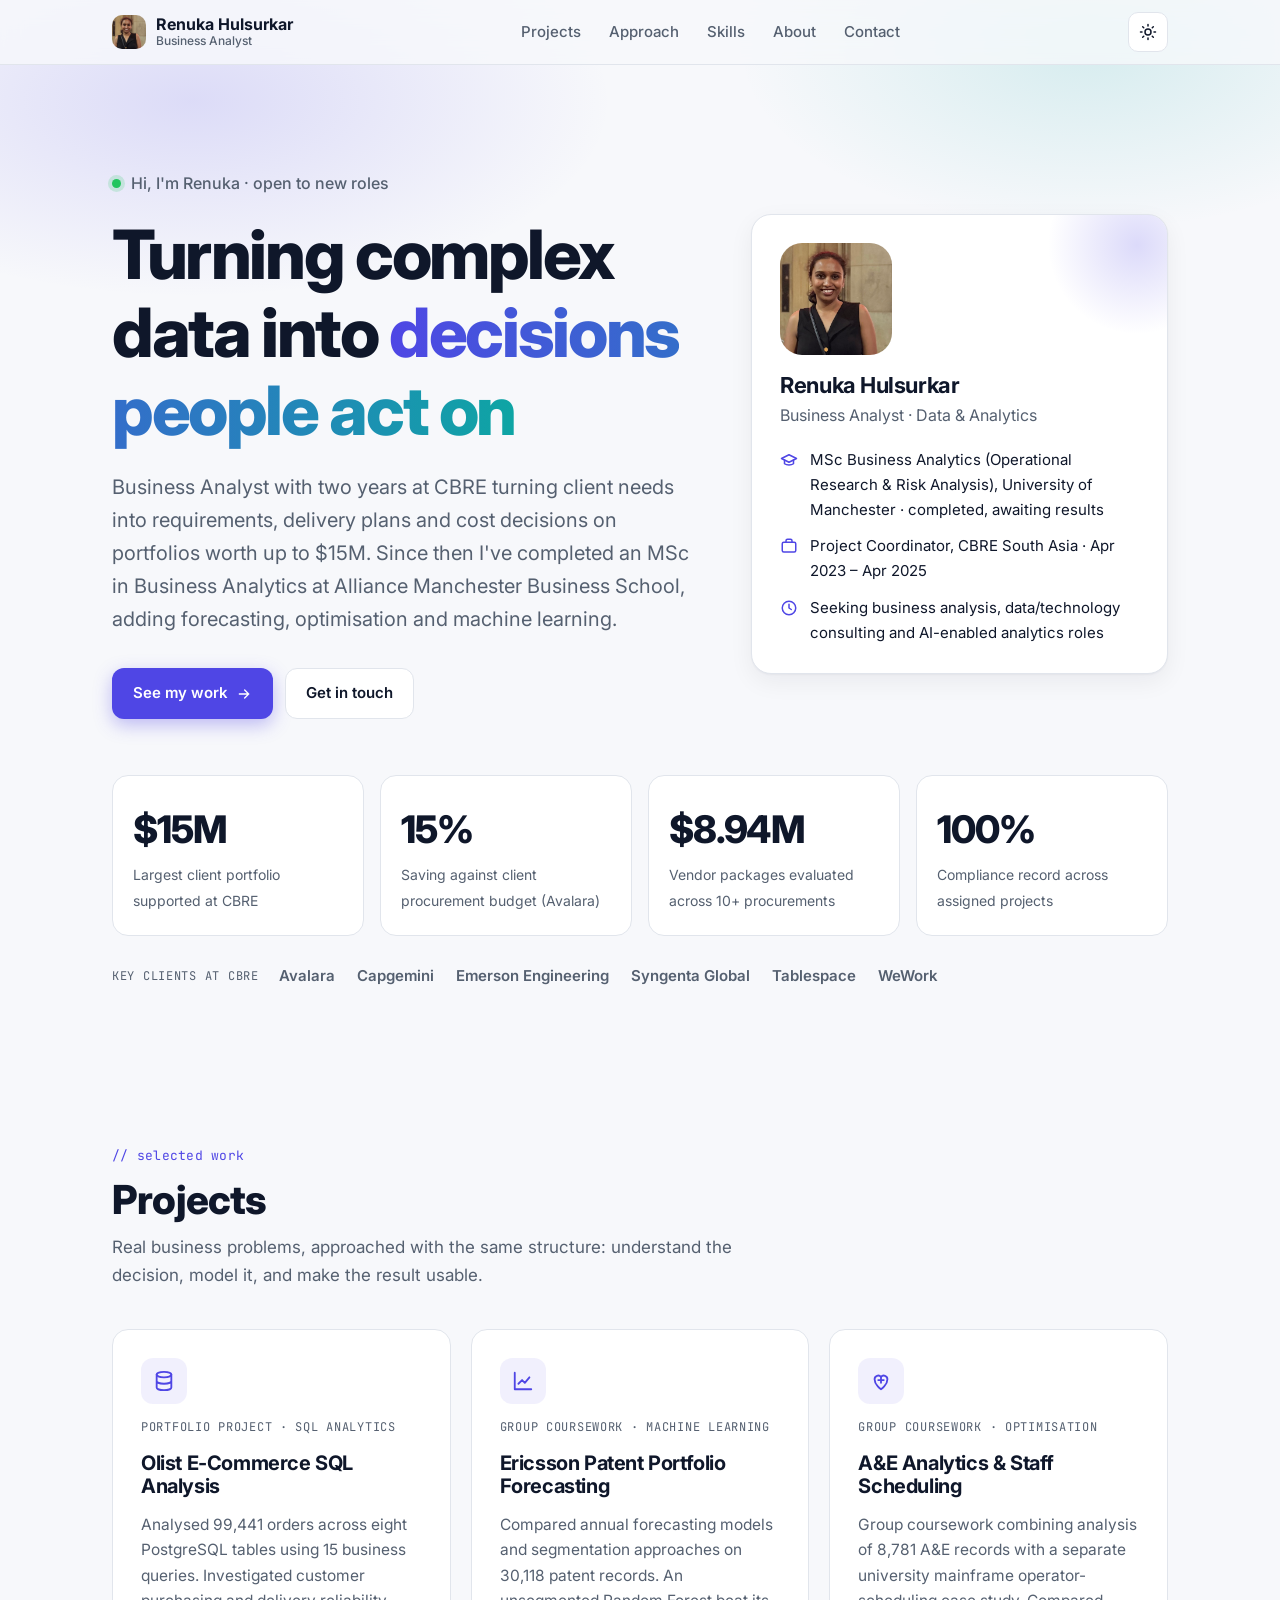
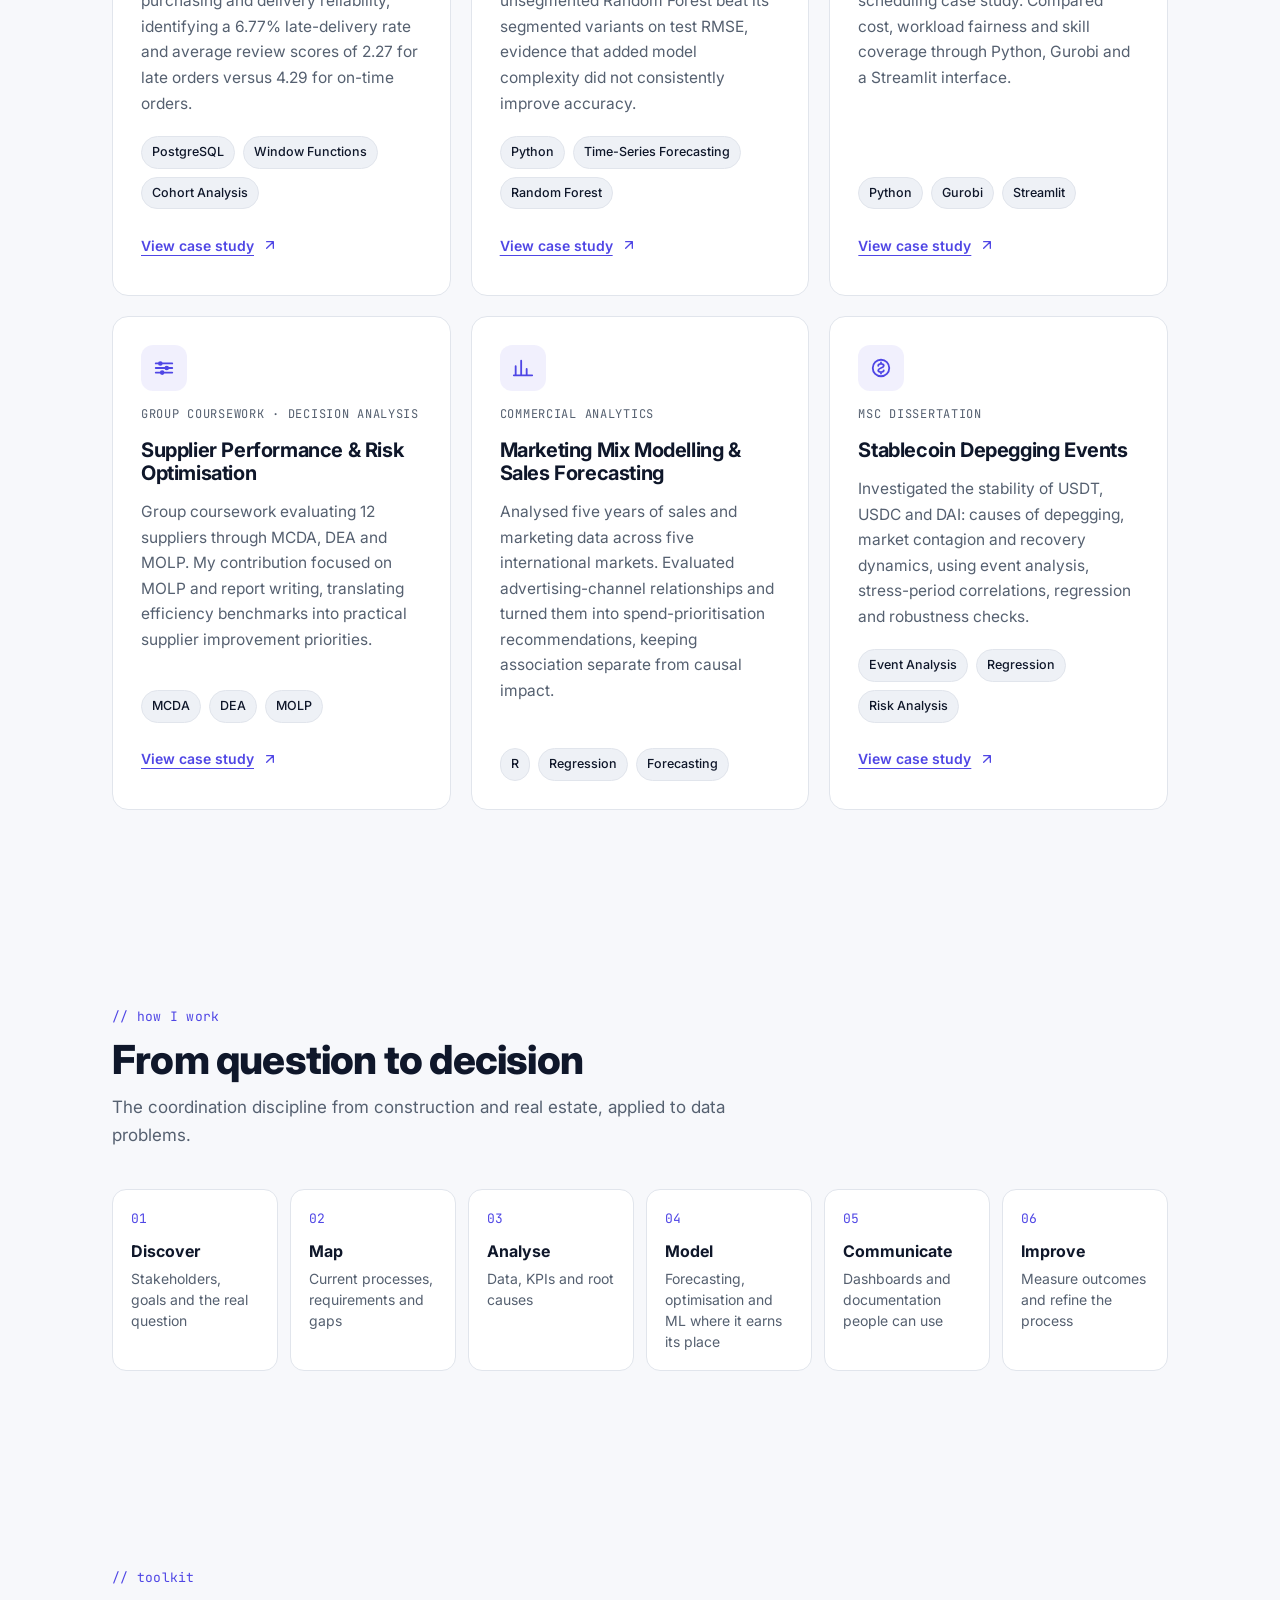
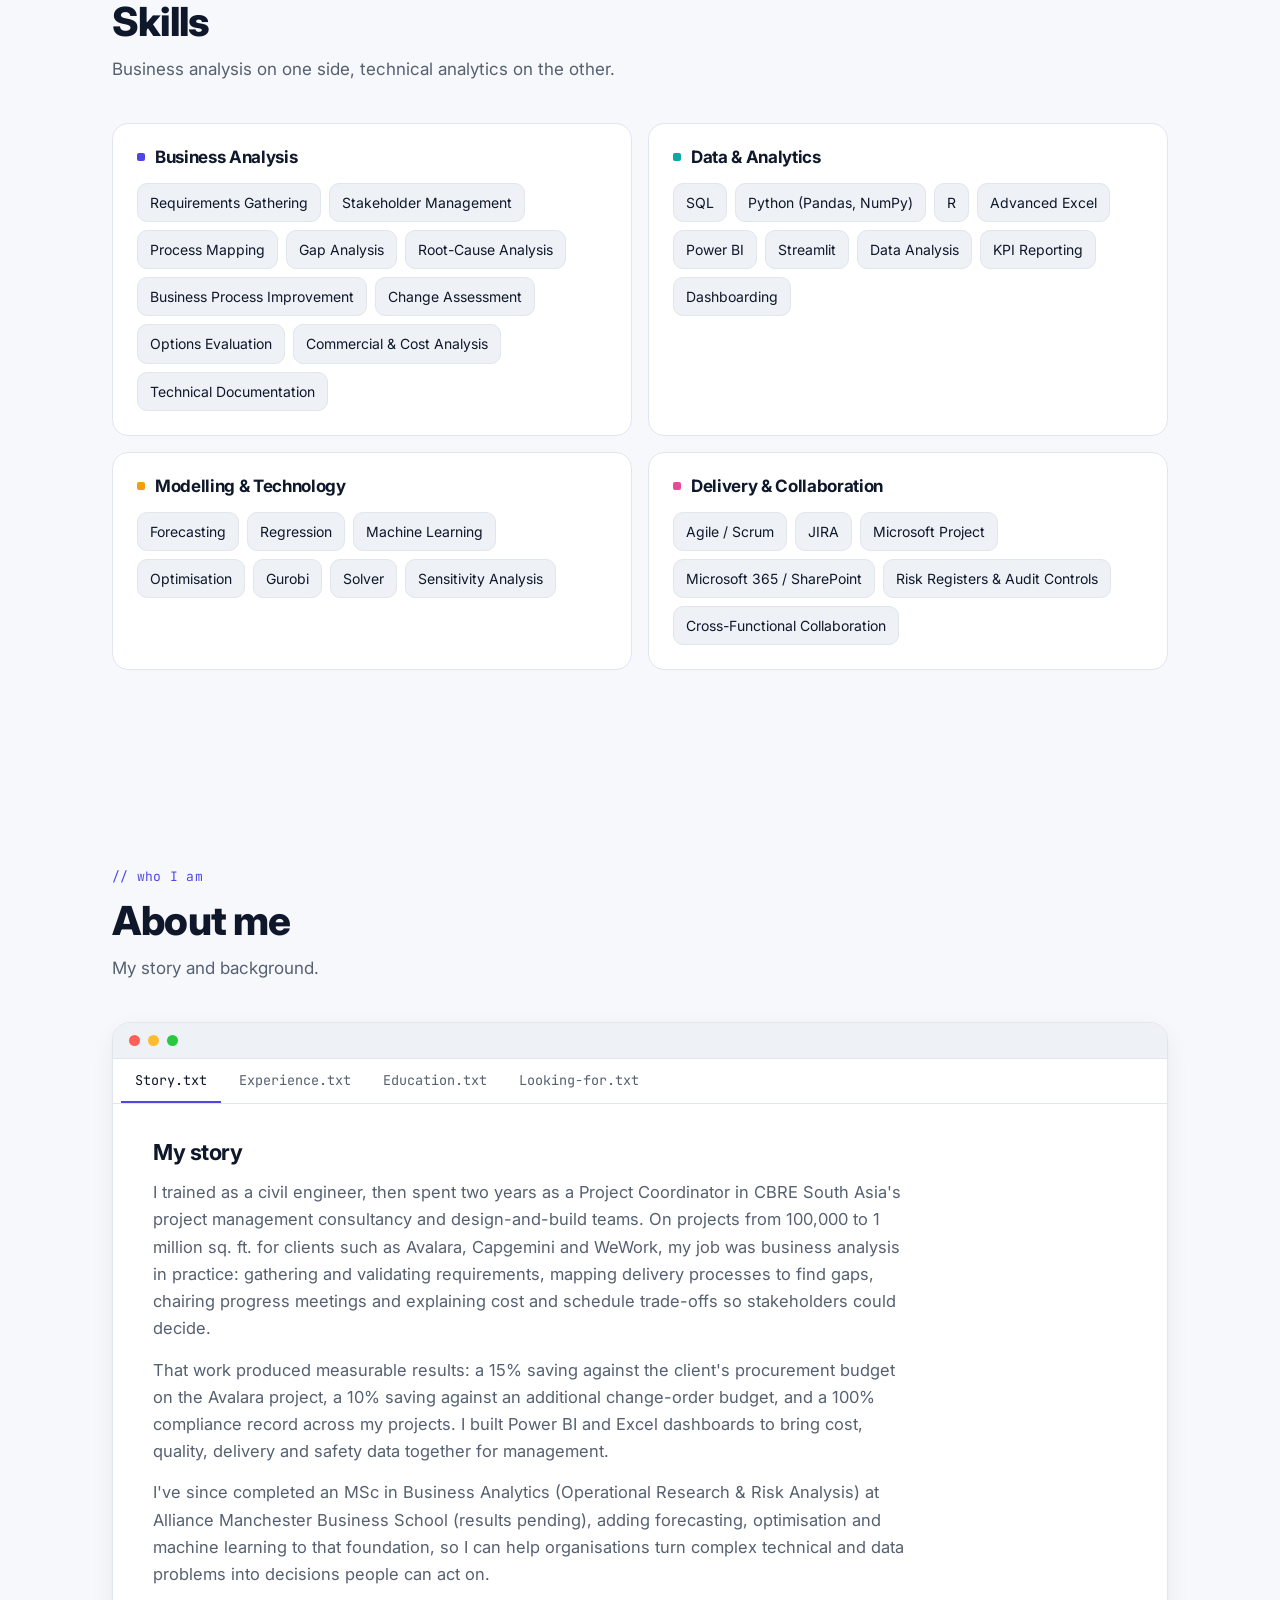
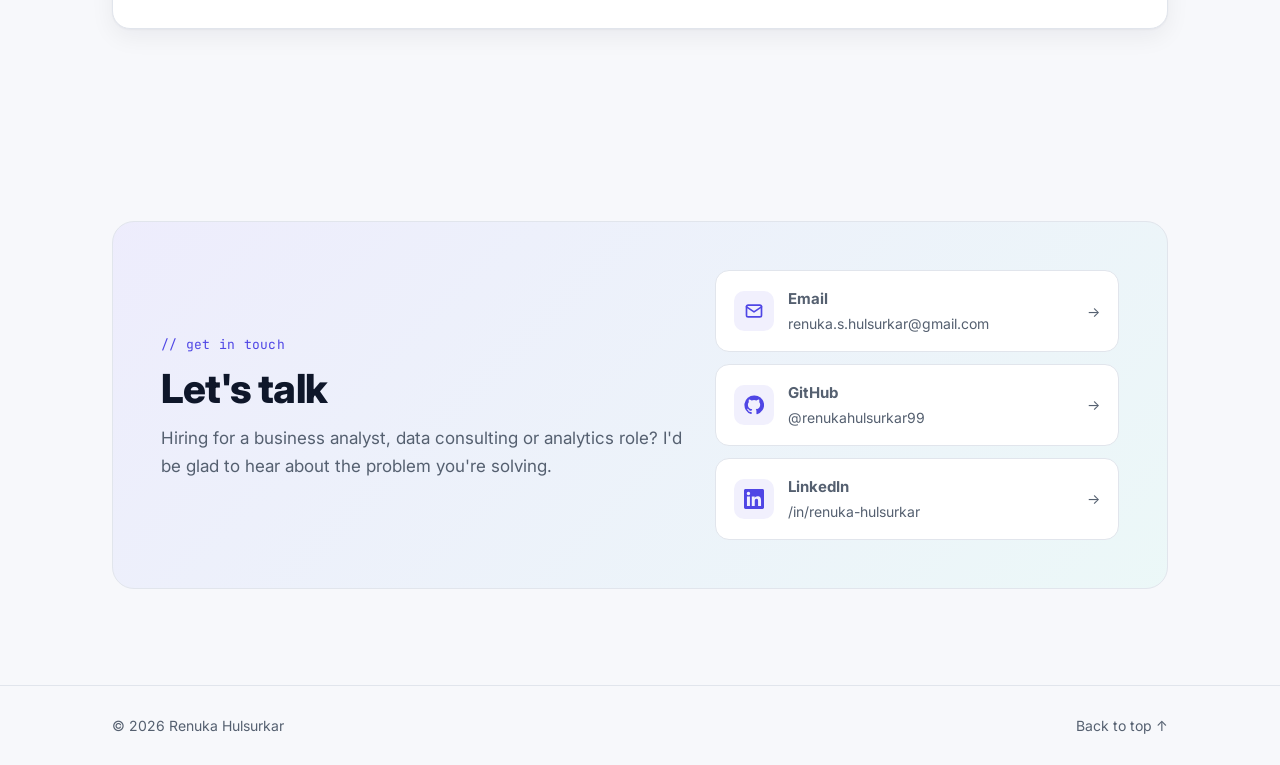
<file: index.html>
<!DOCTYPE html>
<html lang="en">
<head>
<meta charset="UTF-8">
<meta name="viewport" content="width=device-width, initial-scale=1">
<title>Renuka Hulsurkar · Business Analyst</title>
<meta name="description" content="Renuka Hulsurkar — Business Analyst with two years at CBRE South Asia across portfolios up to $15M, with an MSc in Business Analytics (Operational Research & Risk Analysis) from Alliance Manchester Business School.">
<meta name="author" content="Renuka Hulsurkar">
<meta property="og:title" content="Renuka Hulsurkar · Business Analyst">
<meta property="og:description" content="Turning complex technical and data problems into decisions people can act on.">
<meta property="og:type" content="website">
<meta name="theme-color" content="#0f172a">
<link rel="preconnect" href="https://fonts.googleapis.com">
<link rel="preconnect" href="https://fonts.gstatic.com" crossorigin>
<link href="https://fonts.googleapis.com/css2?family=Inter:wght@400;500;600;700;800&family=JetBrains+Mono:wght@400;500&display=swap" rel="stylesheet">
<style>
  :root {
    --bg: #f7f8fb;
    --surface: #ffffff;
    --surface-2: #eef1f6;
    --text: #0f172a;
    --muted: #556070;
    --border: #e1e5ec;
    --accent: #4f46e5;
    --accent-2: #0ea5a4;
    --accent-soft: rgba(79, 70, 229, 0.08);
    --shadow: 0 1px 2px rgba(15, 23, 42, .04), 0 8px 24px rgba(15, 23, 42, .06);
    --radius: 16px;
    --maxw: 1120px;
    --font: "Inter", system-ui, -apple-system, "Segoe UI", Roboto, sans-serif;
    --mono: "JetBrains Mono", ui-monospace, SFMono-Regular, Menlo, monospace;
  }
  @media (prefers-color-scheme: dark) {
    :root:not([data-theme="light"]) {
      --bg: #0b0f19;
      --surface: #111827;
      --surface-2: #1a2233;
      --text: #e8ecf3;
      --muted: #9aa5b8;
      --border: #222c3d;
      --accent: #8b85ff;
      --accent-2: #2dd4bf;
      --accent-soft: rgba(139, 133, 255, 0.12);
      --shadow: 0 1px 2px rgba(0, 0, 0, .3), 0 8px 24px rgba(0, 0, 0, .35);
    }
  }
  :root[data-theme="dark"] {
    --bg: #0b0f19;
    --surface: #111827;
    --surface-2: #1a2233;
    --text: #e8ecf3;
    --muted: #9aa5b8;
    --border: #222c3d;
    --accent: #8b85ff;
    --accent-2: #2dd4bf;
    --accent-soft: rgba(139, 133, 255, 0.12);
    --shadow: 0 1px 2px rgba(0, 0, 0, .3), 0 8px 24px rgba(0, 0, 0, .35);
  }

  *, *::before, *::after { box-sizing: border-box; }
  html { scroll-behavior: smooth; -webkit-text-size-adjust: 100%; }
  @media (prefers-reduced-motion: reduce) { html { scroll-behavior: auto; } * { transition: none !important; animation: none !important; } }
  body {
    margin: 0;
    background: var(--bg);
    color: var(--text);
    font-family: var(--font);
    font-size: 16px;
    line-height: 1.65;
    -webkit-font-smoothing: antialiased;
    overflow-x: hidden;
  }
  img { max-width: 100%; display: block; }
  a { color: inherit; text-decoration: none; }
  h1, h2, h3 { line-height: 1.15; margin: 0; letter-spacing: -0.02em; }
  p { margin: 0; }
  ul, ol { margin: 0; padding: 0; list-style: none; }

  .container { width: 100%; max-width: var(--maxw); margin: 0 auto; padding: 0 16px; }
  @media (min-width: 720px) { .container { padding: 0 32px; } }

  .skip-link {
    position: absolute; left: 16px; top: -48px; z-index: 100;
    background: var(--accent); color: #fff; padding: 8px 14px; border-radius: 8px; font-weight: 600;
  }
  .skip-link:focus { top: 12px; }
  :focus-visible { outline: 2px solid var(--accent); outline-offset: 3px; border-radius: 6px; }

  /* ---------- Header ---------- */
  .site-header {
    position: sticky; top: 0; z-index: 50;
    background: color-mix(in srgb, var(--bg) 82%, transparent);
    backdrop-filter: saturate(160%) blur(12px);
    -webkit-backdrop-filter: saturate(160%) blur(12px);
    border-bottom: 1px solid var(--border);
  }
  .nav { display: flex; align-items: center; justify-content: space-between; height: 64px; gap: 16px; }
  .brand { display: flex; align-items: center; gap: 10px; font-weight: 700; }
  .brand-mark {
    width: 34px; height: 34px; border-radius: 10px; display: block; flex: none;
    object-fit: cover; object-position: center 20%;
  }
  .brand small { display: block; font-size: 12px; font-weight: 500; color: var(--muted); line-height: 1.2; }
  .brand span { line-height: 1.2; }
  .nav-links { display: none; gap: 4px; }
  .nav-links a { padding: 8px 12px; border-radius: 8px; color: var(--muted); font-size: 15px; font-weight: 500; transition: color .2s, background .2s; }
  .nav-links a:hover { color: var(--text); background: var(--surface-2); }
  .nav-actions { display: flex; align-items: center; gap: 8px; }
  .icon-btn {
    width: 40px; height: 40px; display: grid; place-items: center; border-radius: 10px;
    border: 1px solid var(--border); background: var(--surface); color: var(--text); cursor: pointer;
  }
  .icon-btn svg { width: 18px; height: 18px; }
  .theme-icon-moon { display: none; }
  :root[data-theme="dark"] .theme-icon-sun { display: none; }
  :root[data-theme="dark"] .theme-icon-moon { display: block; }
  .menu-toggle { display: grid; }
  .mobile-menu { display: none; border-top: 1px solid var(--border); padding: 8px 0 16px; }
  .mobile-menu.open { display: block; }
  .mobile-menu a { display: block; padding: 12px 4px; font-weight: 500; border-bottom: 1px solid var(--border); }
  .mobile-menu a:last-child { border-bottom: 0; }
  @media (min-width: 860px) {
    .nav-links { display: flex; }
    .menu-toggle, .mobile-menu, .mobile-menu.open { display: none; }
  }

  /* ---------- Buttons ---------- */
  .btn {
    display: inline-flex; align-items: center; justify-content: center; gap: 8px;
    padding: 12px 20px; border-radius: 12px; font-weight: 600; font-size: 15px;
    border: 1px solid transparent; transition: transform .15s, box-shadow .2s, background .2s;
  }
  .btn:hover { transform: translateY(-1px); }
  .btn-primary { background: var(--accent); color: #fff; box-shadow: 0 6px 18px color-mix(in srgb, var(--accent) 35%, transparent); }
  .btn-ghost { background: var(--surface); border-color: var(--border); color: var(--text); }
  .btn svg { width: 16px; height: 16px; }

  /* ---------- Sections ---------- */
  section { padding: 72px 0; }
  @media (min-width: 720px) { section { padding: 96px 0; } }
  .section-head { margin-bottom: 40px; }
  .eyebrow {
    display: inline-block; font-family: var(--mono); font-size: 13px; color: var(--accent);
    margin-bottom: 10px; letter-spacing: .02em;
  }
  .section-head h2 { font-size: clamp(28px, 4vw, 40px); font-weight: 800; }
  .section-head p { color: var(--muted); margin-top: 10px; font-size: 17px; max-width: 620px; }

  /* ---------- Hero ---------- */
  .hero { padding: 64px 0 40px; position: relative; }
  @media (min-width: 720px) { .hero { padding: 104px 0 56px; } }
  .hero::before {
    content: ""; position: absolute; inset: -120px 0 auto 0; height: 520px; z-index: -1;
    background:
      radial-gradient(600px 280px at 15% 30%, color-mix(in srgb, var(--accent) 16%, transparent), transparent 70%),
      radial-gradient(500px 260px at 85% 20%, color-mix(in srgb, var(--accent-2) 14%, transparent), transparent 70%);
  }
  .hero-grid { display: grid; gap: 40px; align-items: center; }
  @media (min-width: 900px) { .hero-grid { grid-template-columns: 1.4fr 1fr; gap: 56px; } }
  .hello { display: inline-flex; align-items: center; gap: 10px; color: var(--muted); font-weight: 500; margin-bottom: 18px; }
  .status-dot { width: 9px; height: 9px; border-radius: 50%; background: #22c55e; box-shadow: 0 0 0 4px rgba(34, 197, 94, .18); }
  .hero h1 { font-size: clamp(38px, 6.4vw, 68px); font-weight: 800; letter-spacing: -0.035em; }
  .gradient-text {
    background: linear-gradient(90deg, var(--accent), var(--accent-2));
    -webkit-background-clip: text; background-clip: text; color: transparent;
  }
  .hero-lead { font-size: clamp(17px, 2vw, 20px); color: var(--muted); margin: 22px 0 32px; max-width: 580px; }
  .hero-ctas { display: flex; flex-wrap: wrap; gap: 12px; }

  .profile-card {
    background: var(--surface); border: 1px solid var(--border); border-radius: 20px;
    box-shadow: var(--shadow); padding: 28px; position: relative; overflow: hidden;
  }
  .profile-card::after {
    content: ""; position: absolute; right: -60px; top: -60px; width: 180px; height: 180px; border-radius: 50%;
    background: radial-gradient(circle, color-mix(in srgb, var(--accent) 20%, transparent), transparent 70%);
  }
  .avatar {
    width: 112px; height: 112px; border-radius: 22px; display: block;
    object-fit: cover; object-position: center 20%; margin-bottom: 18px;
  }
  .profile-card h2 { font-size: 22px; font-weight: 700; }
  .profile-card .role { color: var(--muted); margin-top: 4px; }
  .profile-meta { margin-top: 20px; display: grid; gap: 12px; font-size: 15px; }
  .profile-meta li { display: flex; gap: 12px; align-items: flex-start; }
  .profile-meta svg { width: 18px; height: 18px; flex: none; margin-top: 3px; color: var(--accent); }

  /* ---------- Stats ---------- */
  .stats { display: grid; grid-template-columns: repeat(2, 1fr); gap: 12px; margin-top: 56px; }
  @media (min-width: 820px) { .stats { grid-template-columns: repeat(4, 1fr); gap: 16px; } }
  .stat { background: var(--surface); border: 1px solid var(--border); border-radius: var(--radius); padding: 22px 20px; }
  .stat strong { display: block; font-size: clamp(28px, 3.6vw, 38px); font-weight: 800; letter-spacing: -0.03em; }
  .stat span { color: var(--muted); font-size: 14px; }

  .clients { margin-top: 28px; display: flex; flex-wrap: wrap; align-items: center; gap: 12px 20px; }
  .clients-label { font-family: var(--mono); font-size: 12px; text-transform: uppercase; letter-spacing: .06em; color: var(--muted); }
  .clients ul { display: flex; flex-wrap: wrap; gap: 8px 22px; }
  .clients li { font-weight: 600; color: var(--muted); font-size: 15px; }

  /* ---------- Projects ---------- */
  .projects { display: grid; gap: 20px; }
  @media (min-width: 680px) { .projects { grid-template-columns: repeat(2, 1fr); } }
  @media (min-width: 1000px) { .projects { grid-template-columns: repeat(3, 1fr); } }
  .project {
    background: var(--surface); border: 1px solid var(--border); border-radius: var(--radius);
    padding: 28px; display: flex; flex-direction: column; gap: 14px;
    transition: transform .2s, box-shadow .2s, border-color .2s;
  }
  .project:hover { transform: translateY(-3px); box-shadow: var(--shadow); border-color: color-mix(in srgb, var(--accent) 40%, var(--border)); }
  .project-icon {
    width: 46px; height: 46px; border-radius: 12px; display: grid; place-items: center;
    background: var(--accent-soft); color: var(--accent);
  }
  .project-icon svg { width: 22px; height: 22px; }
  .project .kicker { font-family: var(--mono); font-size: 12px; color: var(--muted); text-transform: uppercase; letter-spacing: .06em; }
  .project h3 { font-size: 20px; font-weight: 700; }
  .project p { color: var(--muted); font-size: 15.5px; }
  .tags { display: flex; flex-wrap: wrap; gap: 8px; margin-top: auto; padding-top: 6px; }
  .tag { font-size: 12.5px; font-weight: 500; padding: 5px 10px; border-radius: 999px; background: var(--surface-2); color: var(--text); border: 1px solid var(--border); }
  .project-link {
    display: inline-flex; align-items: center; gap: 8px; align-self: flex-start;
    min-height: 44px; padding: 8px 0; color: var(--accent); font-size: 14px; font-weight: 600;
    text-decoration: underline; text-underline-offset: 4px;
  }
  .project-link:hover { color: var(--text); }
  .project-link svg { width: 16px; height: 16px; flex: none; }

  /* ---------- Process ---------- */
  .process { display: grid; grid-template-columns: repeat(2, 1fr); gap: 12px; counter-reset: step; }
  @media (min-width: 720px) { .process { grid-template-columns: repeat(3, 1fr); } }
  @media (min-width: 1000px) { .process { grid-template-columns: repeat(6, 1fr); } }
  .process li {
    background: var(--surface); border: 1px solid var(--border); border-radius: 14px; padding: 18px;
    counter-increment: step; position: relative;
  }
  .process li::before {
    content: counter(step, decimal-leading-zero); font-family: var(--mono); font-size: 13px; color: var(--accent);
    display: block; margin-bottom: 8px;
  }
  .process strong { display: block; font-size: 16px; }
  .process span { color: var(--muted); font-size: 14px; line-height: 1.5; display: block; margin-top: 4px; }

  /* ---------- Skills ---------- */
  .skills-grid { display: grid; gap: 16px; }
  @media (min-width: 760px) { .skills-grid { grid-template-columns: repeat(2, 1fr); } }
  .skill-group { background: var(--surface); border: 1px solid var(--border); border-radius: var(--radius); padding: 24px; }
  .skill-group h3 { font-size: 17px; font-weight: 700; display: flex; align-items: center; gap: 10px; margin-bottom: 16px; }
  .skill-group h3::before { content: ""; width: 8px; height: 8px; border-radius: 2px; background: var(--accent); }
  .skill-group:nth-child(2) h3::before { background: var(--accent-2); }
  .skill-group:nth-child(3) h3::before { background: #f59e0b; }
  .skill-group:nth-child(4) h3::before { background: #ec4899; }
  .chips { display: flex; flex-wrap: wrap; gap: 8px; }
  .chip { font-size: 14px; padding: 7px 12px; border-radius: 10px; background: var(--surface-2); border: 1px solid var(--border); }

  /* ---------- About (file tabs) ---------- */
  .window {
    background: var(--surface); border: 1px solid var(--border); border-radius: 18px; overflow: hidden; box-shadow: var(--shadow);
  }
  .window-bar {
    display: flex; align-items: center; gap: 8px; padding: 12px 16px; border-bottom: 1px solid var(--border); background: var(--surface-2);
  }
  .window-bar i { width: 11px; height: 11px; border-radius: 50%; display: inline-block; }
  .window-bar i:nth-child(1) { background: #ff5f57; }
  .window-bar i:nth-child(2) { background: #febc2e; }
  .window-bar i:nth-child(3) { background: #28c840; }
  .tablist { display: flex; gap: 4px; overflow-x: auto; border-bottom: 1px solid var(--border); padding: 0 8px; scrollbar-width: none; }
  .tablist::-webkit-scrollbar { display: none; }
  .tab {
    font-family: var(--mono); font-size: 13.5px; padding: 12px 14px; border: 0; background: none; color: var(--muted);
    cursor: pointer; border-bottom: 2px solid transparent; white-space: nowrap;
  }
  .tab[aria-selected="true"] { color: var(--text); border-bottom-color: var(--accent); }
  .tab:hover { color: var(--text); }
  .tabpanel { padding: 28px 24px 32px; }
  @media (min-width: 720px) { .tabpanel { padding: 36px 40px 40px; } }
  .tabpanel[hidden] { display: none; }
  .tabpanel h3 { font-size: 22px; font-weight: 700; margin-bottom: 14px; }
  .tabpanel p { color: var(--muted); font-size: 16.5px; max-width: 760px; }
  .tabpanel p + p { margin-top: 14px; }

  .timeline { display: grid; gap: 22px; margin-top: 6px; }
  .tl-item { display: grid; gap: 4px; padding-left: 20px; border-left: 2px solid var(--border); position: relative; }
  .tl-item::before {
    content: ""; position: absolute; left: -7px; top: 6px; width: 12px; height: 12px; border-radius: 50%;
    background: var(--surface); border: 2px solid var(--accent);
  }
  .tl-item .when { font-family: var(--mono); font-size: 13px; color: var(--accent); }
  .tl-item h4 { margin: 0; font-size: 17px; }
  .tl-item .where { color: var(--muted); font-size: 15px; }
  .tl-points { margin-top: 8px; display: grid; gap: 6px; }
  .tl-points li { position: relative; padding-left: 16px; color: var(--muted); font-size: 15px; line-height: 1.55; }
  .tl-points li::before { content: ""; position: absolute; left: 0; top: .62em; width: 6px; height: 6px; border-radius: 50%; background: var(--accent-2); }

  .focus-list { display: grid; gap: 12px; margin-top: 4px; }
  @media (min-width: 720px) { .focus-list { grid-template-columns: repeat(3, 1fr); } }
  .focus-list li { background: var(--surface-2); border: 1px solid var(--border); border-radius: 12px; padding: 16px; }
  .focus-list strong { display: block; margin-bottom: 4px; }
  .focus-list span { color: var(--muted); font-size: 14.5px; }

  /* ---------- Contact ---------- */
  .contact-card {
    background: linear-gradient(135deg, color-mix(in srgb, var(--accent) 10%, var(--surface)), color-mix(in srgb, var(--accent-2) 8%, var(--surface)));
    border: 1px solid var(--border); border-radius: 22px; padding: 36px 24px; display: grid; gap: 28px; align-items: center;
  }
  @media (min-width: 820px) { .contact-card { grid-template-columns: 1.3fr 1fr; padding: 48px; } }
  .contact-card h2 { font-size: clamp(28px, 4vw, 40px); font-weight: 800; }
  .contact-card p { color: var(--muted); margin-top: 12px; font-size: 17px; }
  .contact-links { display: grid; gap: 12px; }
  .contact-link {
    display: flex; align-items: center; gap: 14px; padding: 16px 18px; border-radius: 14px;
    background: var(--surface); border: 1px solid var(--border); transition: border-color .2s, transform .15s;
  }
  .contact-link:hover { border-color: var(--accent); transform: translateY(-1px); }
  .contact-link .ci { width: 40px; height: 40px; border-radius: 10px; display: grid; place-items: center; background: var(--accent-soft); color: var(--accent); flex: none; }
  .contact-link .ci svg { width: 20px; height: 20px; }
  .contact-link strong { display: block; font-size: 15px; }
  .contact-link span { color: var(--muted); font-size: 14px; word-break: break-word; }
  .contact-link .arrow { margin-left: auto; color: var(--muted); }

  /* ---------- Footer ---------- */
  .site-footer { border-top: 1px solid var(--border); padding: 28px 0; color: var(--muted); font-size: 14px; }
  .footer-inner { display: flex; flex-wrap: wrap; gap: 12px; justify-content: space-between; align-items: center; }
  .footer-inner a:hover { color: var(--text); }

  /* ---------- Reveal ---------- */
  .reveal { opacity: 0; transform: translateY(14px); transition: opacity .6s ease, transform .6s ease; }
  .reveal.visible { opacity: 1; transform: none; }
  .no-js .reveal { opacity: 1; transform: none; }
</style>
</head>
<body class="no-js">
<a class="skip-link" href="#main">Skip to main content</a>

<header class="site-header">
  <div class="container nav">
    <a href="#top" class="brand" aria-label="Renuka Hulsurkar, back to top">
      <img class="brand-mark" src="assets/profile.jpg" alt="" width="34" height="34" decoding="async">
      <span>Renuka Hulsurkar<small>Business Analyst</small></span>
    </a>
    <nav class="nav-links" aria-label="Primary">
      <a href="#projects">Projects</a>
      <a href="#approach">Approach</a>
      <a href="#skills">Skills</a>
      <a href="#about">About</a>
      <a href="#contact">Contact</a>
    </nav>
    <div class="nav-actions">
      <button class="icon-btn" id="themeToggle" type="button" aria-label="Toggle colour theme">
        <svg class="theme-icon-sun" viewBox="0 0 24 24" fill="none" stroke="currentColor" stroke-width="2" stroke-linecap="round" aria-hidden="true"><circle cx="12" cy="12" r="4"/><path d="M12 2v2M12 20v2M4.9 4.9l1.4 1.4M17.7 17.7l1.4 1.4M2 12h2M20 12h2M4.9 19.1l1.4-1.4M17.7 6.3l1.4-1.4"/></svg>
        <svg class="theme-icon-moon" viewBox="0 0 24 24" fill="none" stroke="currentColor" stroke-width="2" stroke-linecap="round" aria-hidden="true"><path d="M21 12.8A9 9 0 1 1 11.2 3a7 7 0 0 0 9.8 9.8z"/></svg>
      </button>
      <button class="icon-btn menu-toggle" id="menuToggle" type="button" aria-label="Open menu" aria-expanded="false" aria-controls="mobileMenu">
        <svg viewBox="0 0 24 24" fill="none" stroke="currentColor" stroke-width="2" stroke-linecap="round" aria-hidden="true"><path d="M4 7h16M4 12h16M4 17h16"/></svg>
      </button>
    </div>
  </div>
  <div class="container mobile-menu" id="mobileMenu">
    <a href="#projects">Projects</a>
    <a href="#approach">Approach</a>
    <a href="#skills">Skills</a>
    <a href="#about">About</a>
    <a href="#contact">Contact</a>
  </div>
</header>

<main id="main">
  <!-- Hero -->
  <section class="hero" id="top" aria-labelledby="hero-title">
    <div class="container">
      <div class="hero-grid">
        <div>
          <p class="hello"><span class="status-dot" aria-hidden="true"></span>Hi, I'm Renuka · open to new roles</p>
          <h1 id="hero-title">Turning complex data into <span class="gradient-text">decisions people act on</span></h1>
          <p class="hero-lead">Business Analyst with two years at CBRE turning client needs into requirements, delivery plans and cost decisions on portfolios worth up to $15M. Since then I've completed an MSc in Business Analytics at Alliance Manchester Business School, adding forecasting, optimisation and machine learning.</p>
          <div class="hero-ctas">
            <a class="btn btn-primary" href="#projects">See my work
              <svg viewBox="0 0 24 24" fill="none" stroke="currentColor" stroke-width="2" stroke-linecap="round" aria-hidden="true"><path d="M5 12h14M13 6l6 6-6 6"/></svg>
            </a>
            <a class="btn btn-ghost" href="#contact">Get in touch</a>
          </div>
        </div>

        <aside class="profile-card reveal" aria-label="Profile summary">
          <img class="avatar" src="assets/profile.jpg" alt="Renuka Hulsurkar" width="112" height="112" decoding="async">
          <h2>Renuka Hulsurkar</h2>
          <p class="role">Business Analyst · Data &amp; Analytics</p>
          <ul class="profile-meta">
            <li>
              <svg viewBox="0 0 24 24" fill="none" stroke="currentColor" stroke-width="2" stroke-linecap="round" stroke-linejoin="round" aria-hidden="true"><path d="M22 10 12 5 2 10l10 5 10-5z"/><path d="M6 12v5c3 2 9 2 12 0v-5"/></svg>
              <span>MSc Business Analytics (Operational Research &amp; Risk Analysis), University of Manchester · completed, awaiting results</span>
            </li>
            <li>
              <svg viewBox="0 0 24 24" fill="none" stroke="currentColor" stroke-width="2" stroke-linecap="round" stroke-linejoin="round" aria-hidden="true"><rect x="3" y="7" width="18" height="13" rx="2"/><path d="M8 7V5a2 2 0 0 1 2-2h4a2 2 0 0 1 2 2v2"/></svg>
              <span>Project Coordinator, CBRE South Asia · Apr 2023 – Apr 2025</span>
            </li>
            <li>
              <svg viewBox="0 0 24 24" fill="none" stroke="currentColor" stroke-width="2" stroke-linecap="round" stroke-linejoin="round" aria-hidden="true"><circle cx="12" cy="12" r="9"/><path d="M12 7v5l3 2"/></svg>
              <span>Seeking business analysis, data/technology consulting and AI-enabled analytics roles</span>
            </li>
          </ul>
        </aside>
      </div>

      <div class="stats" role="list">
        <div class="stat reveal" role="listitem"><strong>$15M</strong><span>Largest client portfolio supported at CBRE</span></div>
        <div class="stat reveal" role="listitem"><strong>15%</strong><span>Saving against client procurement budget (Avalara)</span></div>
        <div class="stat reveal" role="listitem"><strong>$8.94M</strong><span>Vendor packages evaluated across 10+ procurements</span></div>
        <div class="stat reveal" role="listitem"><strong>100%</strong><span>Compliance record across assigned projects</span></div>
      </div>

      <div class="clients reveal">
        <span class="clients-label">Key clients at CBRE</span>
        <ul>
          <li>Avalara</li><li>Capgemini</li><li>Emerson Engineering</li><li>Syngenta Global</li><li>Tablespace</li><li>WeWork</li>
        </ul>
      </div>
    </div>
  </section>

  <!-- Projects -->
  <section id="projects" aria-labelledby="projects-title">
    <div class="container">
      <div class="section-head">
        <span class="eyebrow">// selected work</span>
        <h2 id="projects-title">Projects</h2>
        <p>Real business problems, approached with the same structure: understand the decision, model it, and make the result usable.</p>
      </div>

      <div class="projects">
        <article class="project reveal">
          <div class="project-icon" aria-hidden="true">
            <svg viewBox="0 0 24 24" fill="none" stroke="currentColor" stroke-width="2" stroke-linecap="round" stroke-linejoin="round"><ellipse cx="12" cy="5" rx="8" ry="3"/><path d="M4 5v7c0 1.7 3.6 3 8 3s8-1.3 8-3V5M4 12v7c0 1.7 3.6 3 8 3s8-1.3 8-3v-7"/></svg>
          </div>
          <span class="kicker">Portfolio project · SQL analytics</span>
          <h3>Olist E-Commerce SQL Analysis</h3>
          <p>Analysed 99,441 orders across eight PostgreSQL tables using 15 business queries. Investigated customer purchasing and delivery reliability, identifying a 6.77% late-delivery rate and average review scores of 2.27 for late orders versus 4.29 for on-time orders.</p>
          <div class="tags"><span class="tag">PostgreSQL</span><span class="tag">Window Functions</span><span class="tag">Cohort Analysis</span></div>
          <a class="project-link" href="projects/olist-ecommerce-sql.html" aria-label="View case study for Olist E-Commerce SQL Analysis">
            View case study
            <svg viewBox="0 0 24 24" fill="none" stroke="currentColor" stroke-width="2" stroke-linecap="round" stroke-linejoin="round" aria-hidden="true"><path d="M7 17 17 7M7 7h10v10"/></svg>
          </a>
        </article>

        <article class="project reveal">
          <div class="project-icon" aria-hidden="true">
            <svg viewBox="0 0 24 24" fill="none" stroke="currentColor" stroke-width="2" stroke-linecap="round" stroke-linejoin="round"><path d="M3 3v18h18"/><path d="m7 15 4-4 3 3 5-6"/></svg>
          </div>
          <span class="kicker">Group coursework · Machine learning</span>
          <h3>Ericsson Patent Portfolio Forecasting</h3>
          <p>Compared annual forecasting models and segmentation approaches on 30,118 patent records. An unsegmented Random Forest beat its segmented variants on test RMSE, evidence that added model complexity did not consistently improve accuracy.</p>
          <div class="tags"><span class="tag">Python</span><span class="tag">Time-Series Forecasting</span><span class="tag">Random Forest</span></div>
          <a class="project-link" href="projects/ericsson-patent-forecasting.html" aria-label="View case study for Ericsson Patent Portfolio Forecasting">
            View case study
            <svg viewBox="0 0 24 24" fill="none" stroke="currentColor" stroke-width="2" stroke-linecap="round" stroke-linejoin="round" aria-hidden="true"><path d="M7 17 17 7M7 7h10v10"/></svg>
          </a>
        </article>

        <article class="project reveal">
          <div class="project-icon" aria-hidden="true">
            <svg viewBox="0 0 24 24" fill="none" stroke="currentColor" stroke-width="2" stroke-linecap="round" stroke-linejoin="round"><path d="M12 21s-7-4.5-7-11a4 4 0 0 1 7-2.6A4 4 0 0 1 19 10c0 6.5-7 11-7 11z"/><path d="M9 11h6M12 8v6"/></svg>
          </div>
          <span class="kicker">Group coursework · Optimisation</span>
          <h3>A&amp;E Analytics &amp; Staff Scheduling</h3>
          <p>Group coursework combining analysis of 8,781 A&amp;E records with a separate university mainframe operator-scheduling case study. Compared cost, workload fairness and skill coverage through Python, Gurobi and a Streamlit interface.</p>
          <div class="tags"><span class="tag">Python</span><span class="tag">Gurobi</span><span class="tag">Streamlit</span></div>
          <a class="project-link" href="projects/ae-analytics-staff-scheduling.html" aria-label="View case study for A&amp;E Analytics &amp; Staff Scheduling">
            View case study
            <svg viewBox="0 0 24 24" fill="none" stroke="currentColor" stroke-width="2" stroke-linecap="round" stroke-linejoin="round" aria-hidden="true"><path d="M7 17 17 7M7 7h10v10"/></svg>
          </a>
        </article>

        <article class="project reveal">
          <div class="project-icon" aria-hidden="true">
            <svg viewBox="0 0 24 24" fill="none" stroke="currentColor" stroke-width="2" stroke-linecap="round" stroke-linejoin="round"><path d="M3 7h18M3 12h18M3 17h18"/><circle cx="8" cy="7" r="1.5"/><circle cx="15" cy="12" r="1.5"/><circle cx="10" cy="17" r="1.5"/></svg>
          </div>
          <span class="kicker">Group coursework · Decision analysis</span>
          <h3>Supplier Performance &amp; Risk Optimisation</h3>
          <p>Group coursework evaluating 12 suppliers through MCDA, DEA and MOLP. My contribution focused on MOLP and report writing, translating efficiency benchmarks into practical supplier improvement priorities.</p>
          <div class="tags"><span class="tag">MCDA</span><span class="tag">DEA</span><span class="tag">MOLP</span></div>
          <a class="project-link" href="projects/supplier-performance-risk.html" aria-label="View case study for Supplier Performance &amp; Risk Optimisation">View case study <svg viewBox="0 0 24 24" fill="none" stroke="currentColor" stroke-width="2" stroke-linecap="round" stroke-linejoin="round" aria-hidden="true"><path d="M7 17 17 7M7 7h10v10"/></svg></a>
        </article>

        <article class="project reveal">
          <div class="project-icon" aria-hidden="true">
            <svg viewBox="0 0 24 24" fill="none" stroke="currentColor" stroke-width="2" stroke-linecap="round" stroke-linejoin="round"><path d="M4 20V10M10 20V4M16 20v-7M22 20H2"/></svg>
          </div>
          <span class="kicker">Commercial analytics</span>
          <h3>Marketing Mix Modelling &amp; Sales Forecasting</h3>
          <p>Analysed five years of sales and marketing data across five international markets. Evaluated advertising-channel relationships and turned them into spend-prioritisation recommendations, keeping association separate from causal impact.</p>
          <div class="tags"><span class="tag">R</span><span class="tag">Regression</span><span class="tag">Forecasting</span></div>
        </article>

        <article class="project reveal">
          <div class="project-icon" aria-hidden="true">
            <svg viewBox="0 0 24 24" fill="none" stroke="currentColor" stroke-width="2" stroke-linecap="round" stroke-linejoin="round"><circle cx="12" cy="12" r="9"/><path d="M9 9.5c0-1.2 1.3-2 3-2s3 .8 3 2-1.3 1.8-3 2.5-3 1.3-3 2.5 1.3 2 3 2 3-.8 3-2M12 6v1.5M12 16.5V18"/></svg>
          </div>
          <span class="kicker">MSc dissertation</span>
          <h3>Stablecoin Depegging Events</h3>
          <p>Investigated the stability of USDT, USDC and DAI: causes of depegging, market contagion and recovery dynamics, using event analysis, stress-period correlations, regression and robustness checks.</p>
          <div class="tags"><span class="tag">Event Analysis</span><span class="tag">Regression</span><span class="tag">Risk Analysis</span></div>
          <a class="project-link" href="projects/stablecoin-depegging.html" aria-label="View case study for Stablecoin Depegging Events">
            View case study
            <svg viewBox="0 0 24 24" fill="none" stroke="currentColor" stroke-width="2" stroke-linecap="round" stroke-linejoin="round" aria-hidden="true"><path d="M7 17 17 7M7 7h10v10"/></svg>
          </a>
        </article>      </div>
    </div>
  </section>

  <!-- Approach -->
  <section id="approach" aria-labelledby="approach-title">
    <div class="container">
      <div class="section-head">
        <span class="eyebrow">// how I work</span>
        <h2 id="approach-title">From question to decision</h2>
        <p>The coordination discipline from construction and real estate, applied to data problems.</p>
      </div>
      <ol class="process">
        <li class="reveal"><strong>Discover</strong><span>Stakeholders, goals and the real question</span></li>
        <li class="reveal"><strong>Map</strong><span>Current processes, requirements and gaps</span></li>
        <li class="reveal"><strong>Analyse</strong><span>Data, KPIs and root causes</span></li>
        <li class="reveal"><strong>Model</strong><span>Forecasting, optimisation and ML where it earns its place</span></li>
        <li class="reveal"><strong>Communicate</strong><span>Dashboards and documentation people can use</span></li>
        <li class="reveal"><strong>Improve</strong><span>Measure outcomes and refine the process</span></li>
      </ol>
    </div>
  </section>

  <!-- Skills -->
  <section id="skills" aria-labelledby="skills-title">
    <div class="container">
      <div class="section-head">
        <span class="eyebrow">// toolkit</span>
        <h2 id="skills-title">Skills</h2>
        <p>Business analysis on one side, technical analytics on the other.</p>
      </div>
      <div class="skills-grid">
        <div class="skill-group reveal">
          <h3>Business Analysis</h3>
          <ul class="chips">
            <li class="chip">Requirements Gathering</li><li class="chip">Stakeholder Management</li><li class="chip">Process Mapping</li>
            <li class="chip">Gap Analysis</li><li class="chip">Root-Cause Analysis</li><li class="chip">Business Process Improvement</li>
            <li class="chip">Change Assessment</li><li class="chip">Options Evaluation</li><li class="chip">Commercial &amp; Cost Analysis</li>
            <li class="chip">Technical Documentation</li>
          </ul>
        </div>
        <div class="skill-group reveal">
          <h3>Data &amp; Analytics</h3>
          <ul class="chips">
            <li class="chip">SQL</li><li class="chip">Python (Pandas, NumPy)</li><li class="chip">R</li><li class="chip">Advanced Excel</li>
            <li class="chip">Power BI</li><li class="chip">Streamlit</li>
            <li class="chip">Data Analysis</li><li class="chip">KPI Reporting</li><li class="chip">Dashboarding</li>
          </ul>
        </div>
        <div class="skill-group reveal">
          <h3>Modelling &amp; Technology</h3>
          <ul class="chips">
            <li class="chip">Forecasting</li><li class="chip">Regression</li><li class="chip">Machine Learning</li><li class="chip">Optimisation</li>
            <li class="chip">Gurobi</li><li class="chip">Solver</li><li class="chip">Sensitivity Analysis</li>
          </ul>
        </div>
        <div class="skill-group reveal">
          <h3>Delivery &amp; Collaboration</h3>
          <ul class="chips">
            <li class="chip">Agile / Scrum</li><li class="chip">JIRA</li><li class="chip">Microsoft Project</li>
            <li class="chip">Microsoft 365 / SharePoint</li><li class="chip">Risk Registers &amp; Audit Controls</li>
            <li class="chip">Cross-Functional Collaboration</li>
          </ul>
        </div>
      </div>
    </div>
  </section>

  <!-- About -->
  <section id="about" aria-labelledby="about-title">
    <div class="container">
      <div class="section-head">
        <span class="eyebrow">// who I am</span>
        <h2 id="about-title">About me</h2>
        <p>My story and background.</p>
      </div>

      <div class="window reveal">
        <div class="window-bar" aria-hidden="true"><i></i><i></i><i></i></div>
        <div class="tablist" role="tablist" aria-label="About sections">
          <button class="tab" role="tab" id="tab-story" aria-selected="true" aria-controls="panel-story" tabindex="0">Story.txt</button>
          <button class="tab" role="tab" id="tab-exp" aria-selected="false" aria-controls="panel-exp" tabindex="-1">Experience.txt</button>
          <button class="tab" role="tab" id="tab-edu" aria-selected="false" aria-controls="panel-edu" tabindex="-1">Education.txt</button>
          <button class="tab" role="tab" id="tab-focus" aria-selected="false" aria-controls="panel-focus" tabindex="-1">Looking-for.txt</button>
        </div>

        <div class="tabpanel" role="tabpanel" id="panel-story" aria-labelledby="tab-story" tabindex="0">
          <h3>My story</h3>
          <p>I trained as a civil engineer, then spent two years as a Project Coordinator in CBRE South Asia's project management consultancy and design-and-build teams. On projects from 100,000 to 1 million sq. ft. for clients such as Avalara, Capgemini and WeWork, my job was business analysis in practice: gathering and validating requirements, mapping delivery processes to find gaps, chairing progress meetings and explaining cost and schedule trade-offs so stakeholders could decide.</p>
          <p>That work produced measurable results: a 15% saving against the client's procurement budget on the Avalara project, a 10% saving against an additional change-order budget, and a 100% compliance record across my projects. I built Power BI and Excel dashboards to bring cost, quality, delivery and safety data together for management.</p>
          <p>I've since completed an MSc in Business Analytics (Operational Research &amp; Risk Analysis) at Alliance Manchester Business School (results pending), adding forecasting, optimisation and machine learning to that foundation, so I can help organisations turn complex technical and data problems into decisions people can act on.</p>
        </div>

        <div class="tabpanel" role="tabpanel" id="panel-exp" aria-labelledby="tab-exp" tabindex="0" hidden>
          <h3>Experience</h3>
          <div class="timeline">
            <div class="tl-item">
              <span class="when">Apr 2023 – Apr 2025</span>
              <h4>Project Coordinator</h4>
              <span class="where">CBRE South Asia Private Limited · Pune, India</span>
              <ul class="tl-points">
                <li>Gathered and validated requirements with clients, consultants and vendors; documented scope and execution plans and coordinated approvals.</li>
                <li>Coordinated delivery across 15+ procurement packages, tracking milestones and dependencies in Microsoft Project.</li>
                <li>Led vendor evaluation across 10+ packages worth $8.94M and negotiated a 15% saving on the client's procurement budget (Avalara).</li>
                <li>Assessed scope changes and recommended alternatives that saved 10% against the additional change-order budget.</li>
                <li>Reviewed around 10 change orders on a $4M project, flagging discrepancies before payment.</li>
              </ul>
            </div>
            <div class="tl-item">
              <span class="when">Oct 2025 – Jun 2026</span>
              <h4>Resident Student Warden (part-time)</h4>
              <span class="where">Mansion Student · Manchester, UK</span>
              <ul class="tl-points">
                <li>Triaged time-sensitive resident incidents, coordinated external and university teams, and kept accurate escalation records.</li>
              </ul>
            </div>
          </div>
        </div>

        <div class="tabpanel" role="tabpanel" id="panel-edu" aria-labelledby="tab-edu" tabindex="0" hidden>
          <h3>Education</h3>
          <div class="timeline">
            <div class="tl-item">
              <span class="when">Sep 2025 – Sep 2026</span>
              <h4>MSc Business Analytics: Operational Research and Risk Analysis · Completed, awaiting results</h4>
              <span class="where">Alliance Manchester Business School, University of Manchester</span>
              <ul class="tl-points">
                <li>Applied Statistics &amp; Forecasting · Mathematical Programming · Python for Business Analytics · Financial Data Analysis &amp; AI · Machine Learning</li>
                <li>Dissertation: Stablecoin Depegging Events: Causes, Market Contagion and Recovery Dynamics</li>
              </ul>
            </div>
            <div class="tl-item">
              <span class="when">2017 – 2021</span>
              <h4>BTech Civil Engineering · CGPA 8.28/10</h4>
              <span class="where">G.H. Raisoni College of Engineering and Management, Pune</span>
            </div>
          </div>
        </div>

        <div class="tabpanel" role="tabpanel" id="panel-focus" aria-labelledby="tab-focus" tabindex="0" hidden>
          <h3>What I'm looking for</h3>
          <p>Roles at the intersection of technology and business, where I can help organisations turn complex technical and data problems into decisions people can act on.</p>
          <ul class="focus-list" style="margin-top:20px">
            <li><strong>Business Analysis</strong><span>Requirements, process and gap analysis for change and delivery teams.</span></li>
            <li><strong>Technology &amp; Data Consulting</strong><span>Helping clients shape data strategy and translate it into delivery.</span></li>
            <li><strong>AI-enabled Analytics</strong><span>Forecasting, optimisation and ML applied to real operational decisions.</span></li>
          </ul>
        </div>
      </div>
    </div>
  </section>

  <!-- Contact -->
  <section id="contact" aria-labelledby="contact-title">
    <div class="container">
      <div class="contact-card reveal">
        <div>
          <span class="eyebrow">// get in touch</span>
          <h2 id="contact-title">Let's talk</h2>
          <p>Hiring for a business analyst, data consulting or analytics role? I'd be glad to hear about the problem you're solving.</p>
        </div>
        <div class="contact-links">
          <a class="contact-link" href="mailto:renuka.s.hulsurkar@gmail.com">
            <span class="ci" aria-hidden="true">
              <svg viewBox="0 0 24 24" fill="none" stroke="currentColor" stroke-width="2" stroke-linecap="round" stroke-linejoin="round"><rect x="3" y="5" width="18" height="14" rx="2"/><path d="m3 7 9 6 9-6"/></svg>
            </span>
            <span><strong>Email</strong><span>renuka.s.hulsurkar@gmail.com</span></span>
            <span class="arrow" aria-hidden="true">→</span>
          </a>
          <a class="contact-link" href="https://github.com/renukahulsurkar99" target="_blank" rel="noopener noreferrer">
            <span class="ci" aria-hidden="true">
              <svg viewBox="0 0 24 24" fill="currentColor"><path d="M12 .5a11.5 11.5 0 0 0-3.64 22.41c.58.1.79-.25.79-.56v-2c-3.2.7-3.88-1.37-3.88-1.37-.52-1.33-1.28-1.69-1.28-1.69-1.05-.72.08-.7.08-.7 1.16.08 1.77 1.19 1.77 1.19 1.03 1.77 2.7 1.26 3.36.96.1-.75.4-1.26.73-1.55-2.55-.29-5.24-1.28-5.24-5.69 0-1.26.45-2.29 1.19-3.1-.12-.29-.52-1.46.11-3.05 0 0 .97-.31 3.17 1.18a11 11 0 0 1 5.77 0c2.2-1.49 3.17-1.18 3.17-1.18.63 1.59.23 2.76.11 3.05.74.81 1.19 1.84 1.19 3.1 0 4.42-2.7 5.39-5.26 5.68.41.36.78 1.06.78 2.14v3.17c0 .31.21.67.8.56A11.5 11.5 0 0 0 12 .5z"/></svg>
            </span>
            <span><strong>GitHub</strong><span>@renukahulsurkar99</span></span>
            <span class="arrow" aria-hidden="true">→</span>
          </a>
          <a class="contact-link" href="https://www.linkedin.com/in/renuka-hulsurkar/" target="_blank" rel="noopener noreferrer">
            <span class="ci" aria-hidden="true">
              <svg viewBox="0 0 24 24" fill="currentColor"><path d="M20.45 20.45h-3.56v-5.57c0-1.33-.02-3.04-1.85-3.04-1.85 0-2.14 1.45-2.14 2.94v5.67H9.34V9h3.42v1.56h.05c.48-.9 1.64-1.85 3.37-1.85 3.6 0 4.27 2.37 4.27 5.46v6.28zM5.34 7.43a2.06 2.06 0 1 1 0-4.13 2.06 2.06 0 0 1 0 4.13zM7.12 20.45H3.56V9h3.56v11.45zM22.22 0H1.77C.79 0 0 .77 0 1.73v20.54C0 23.23.79 24 1.77 24h20.45c.98 0 1.78-.77 1.78-1.73V1.73C24 .77 23.2 0 22.22 0z"/></svg>
            </span>
            <span><strong>LinkedIn</strong><span>/in/renuka-hulsurkar</span></span>
            <span class="arrow" aria-hidden="true">→</span>
          </a>
        </div>
      </div>
    </div>
  </section>
</main>

<footer class="site-footer">
  <div class="container footer-inner">
    <span>© <span id="year">2026</span> Renuka Hulsurkar</span>
    <a href="#top">Back to top ↑</a>
  </div>
</footer>

<script>
  (function () {
    document.body.classList.remove('no-js');
    var root = document.documentElement;

    // Theme toggle (remembers choice when storage is available)
    try {
      var saved = localStorage.getItem('rh-theme');
      if (saved === 'light' || saved === 'dark') root.setAttribute('data-theme', saved);
    } catch (e) {}
    document.getElementById('themeToggle').addEventListener('click', function () {
      var current = root.getAttribute('data-theme') ||
        (window.matchMedia('(prefers-color-scheme: dark)').matches ? 'dark' : 'light');
      var next = current === 'dark' ? 'light' : 'dark';
      root.setAttribute('data-theme', next);
      try { localStorage.setItem('rh-theme', next); } catch (e) {}
    });

    // Mobile menu
    var menuBtn = document.getElementById('menuToggle');
    var menu = document.getElementById('mobileMenu');
    menuBtn.addEventListener('click', function () {
      var open = menu.classList.toggle('open');
      menuBtn.setAttribute('aria-expanded', open);
      menuBtn.setAttribute('aria-label', open ? 'Close menu' : 'Open menu');
    });
    menu.querySelectorAll('a').forEach(function (a) {
      a.addEventListener('click', function () {
        menu.classList.remove('open');
        menuBtn.setAttribute('aria-expanded', 'false');
      });
    });

    // Accessible tabs
    var tabs = Array.prototype.slice.call(document.querySelectorAll('[role="tab"]'));
    function select(tab) {
      tabs.forEach(function (t) {
        var on = t === tab;
        t.setAttribute('aria-selected', on);
        t.tabIndex = on ? 0 : -1;
        document.getElementById(t.getAttribute('aria-controls')).hidden = !on;
      });
    }
    tabs.forEach(function (tab, i) {
      tab.addEventListener('click', function () { select(tab); });
      tab.addEventListener('keydown', function (e) {
        var idx = null;
        if (e.key === 'ArrowRight') idx = (i + 1) % tabs.length;
        if (e.key === 'ArrowLeft') idx = (i - 1 + tabs.length) % tabs.length;
        if (e.key === 'Home') idx = 0;
        if (e.key === 'End') idx = tabs.length - 1;
        if (idx !== null) { e.preventDefault(); tabs[idx].focus(); select(tabs[idx]); }
      });
    });

    // Reveal on scroll
    var items = document.querySelectorAll('.reveal');
    if ('IntersectionObserver' in window) {
      var io = new IntersectionObserver(function (entries) {
        entries.forEach(function (en) {
          if (en.isIntersecting) { en.target.classList.add('visible'); io.unobserve(en.target); }
        });
      }, { threshold: 0.12 });
      items.forEach(function (el) { io.observe(el); });
    } else {
      items.forEach(function (el) { el.classList.add('visible'); });
    }

    document.getElementById('year').textContent = new Date().getFullYear();
  })();
</script>
</body>
</html>
</file>
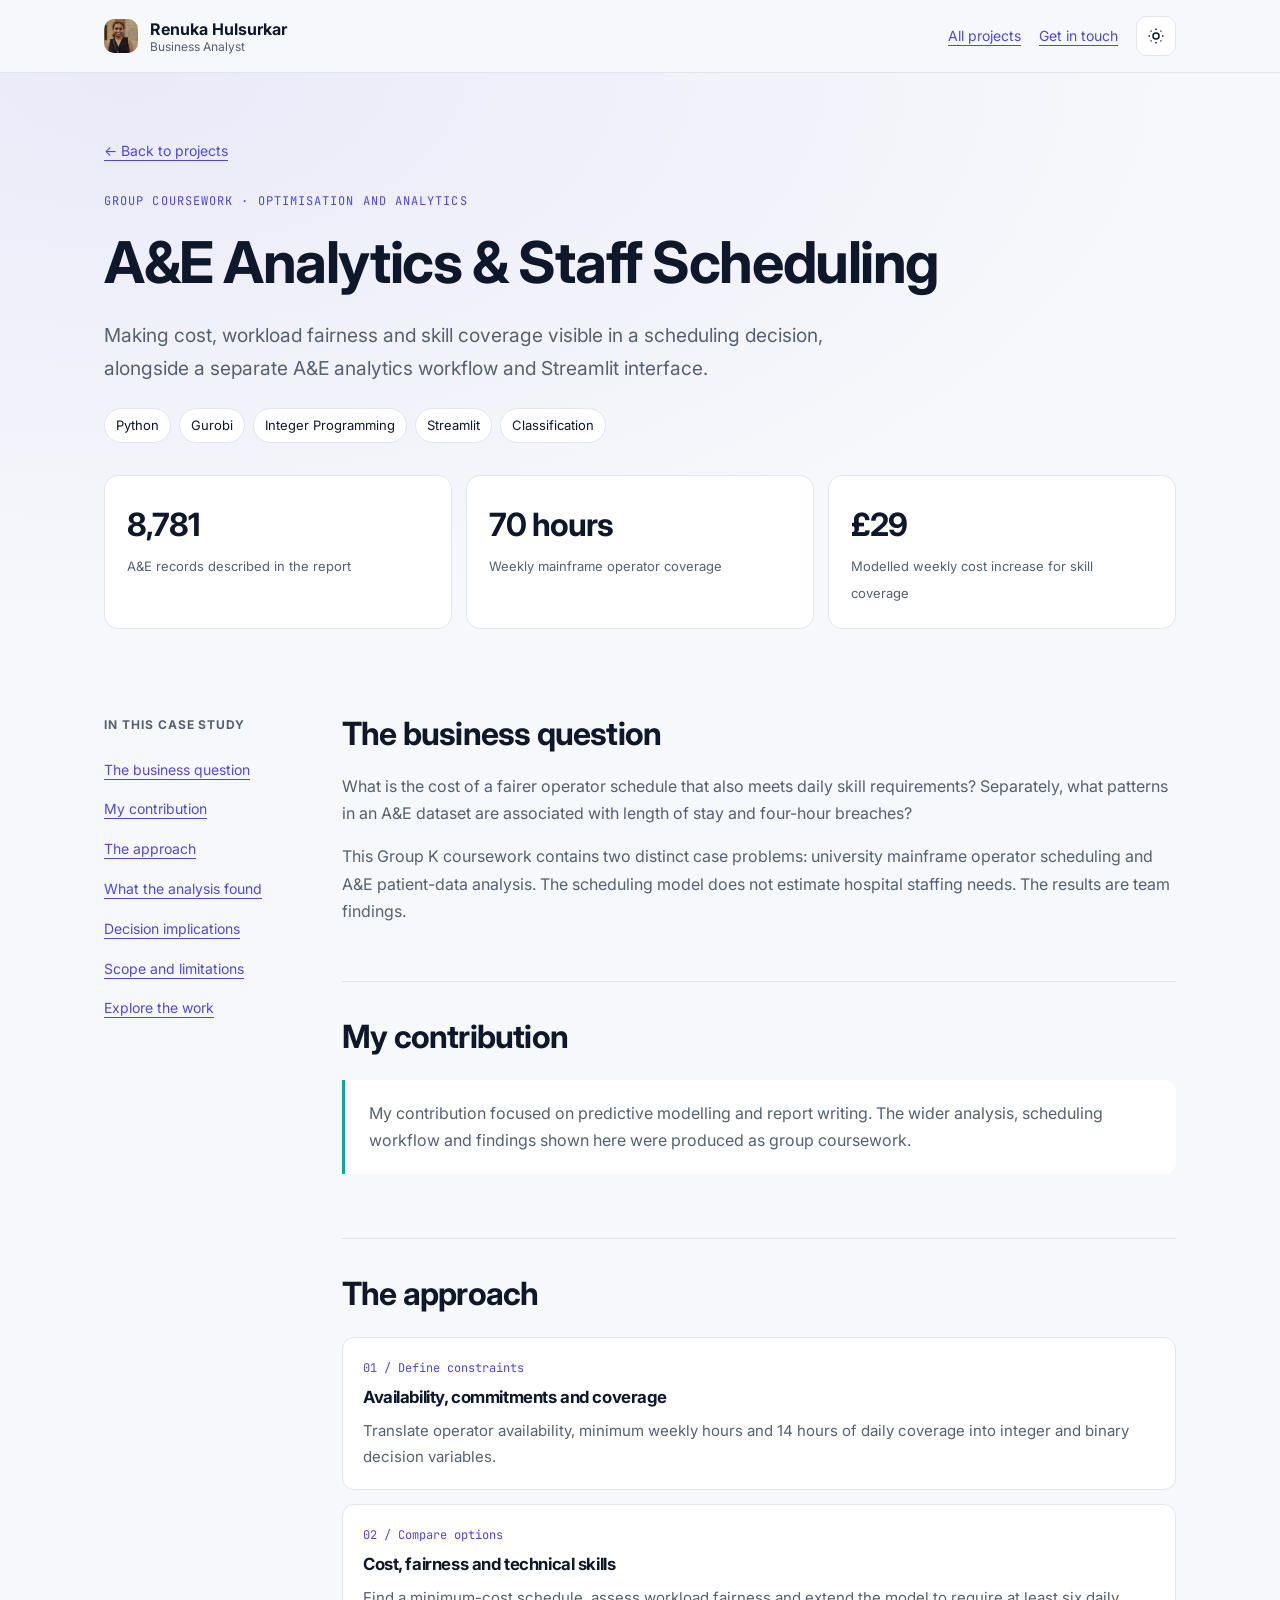
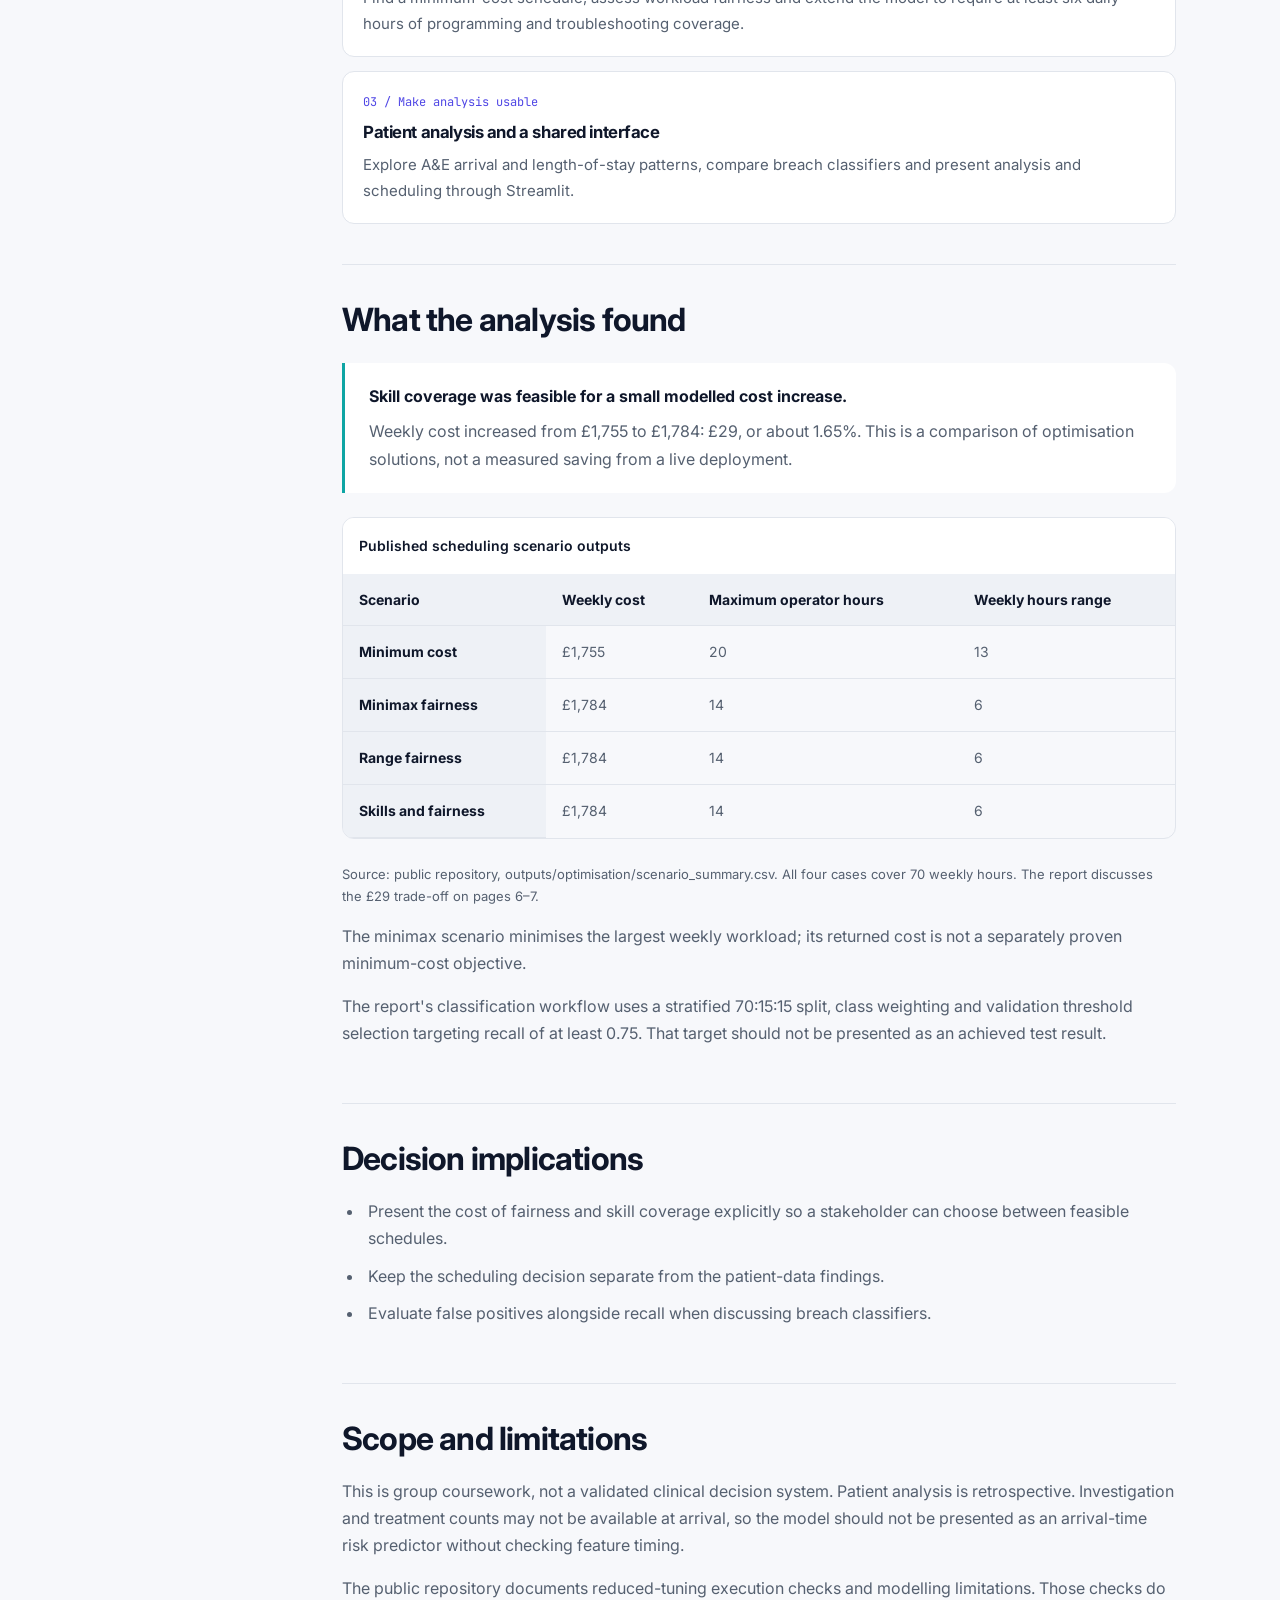
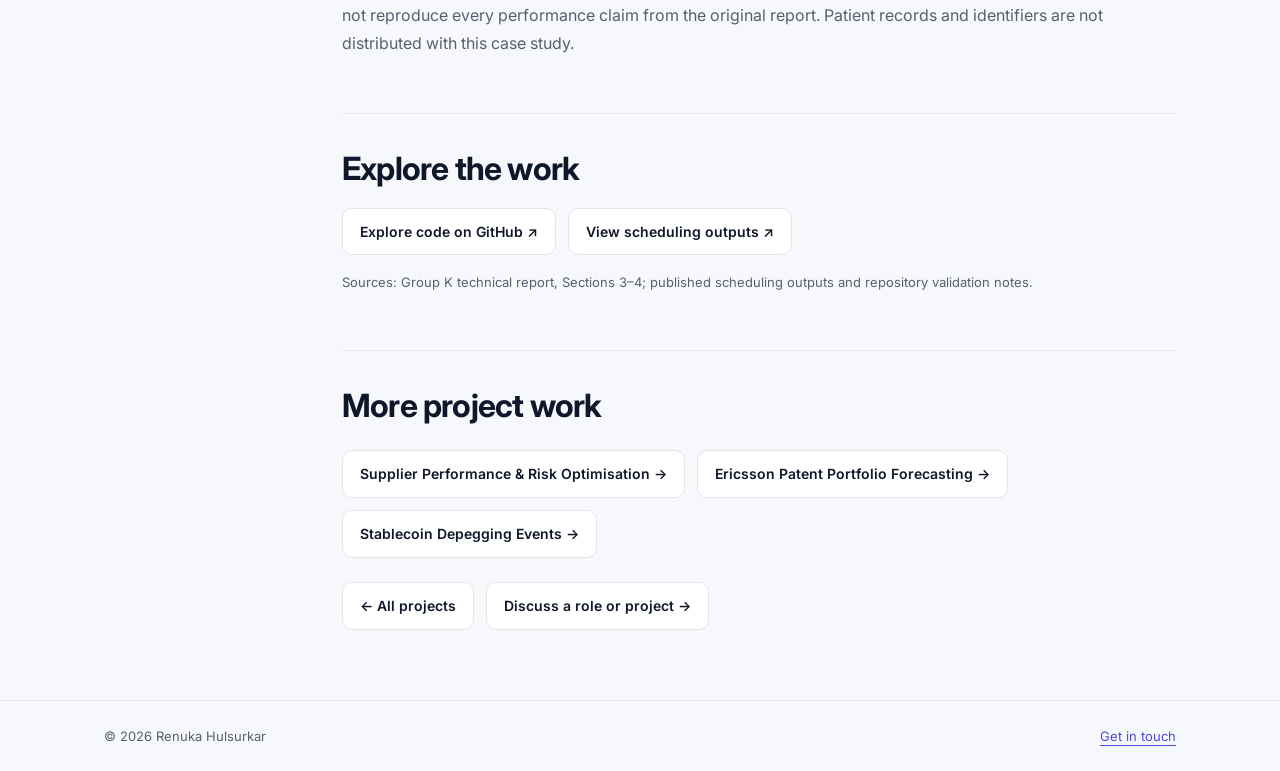
<file: projects/ae-analytics-staff-scheduling.html>
<!doctype html>
<html lang="en"><head><meta charset="utf-8"><meta name="viewport" content="width=device-width,initial-scale=1"><title>A&amp;E Analytics &amp; Staff Scheduling · Renuka Hulsurkar</title><meta name="description" content="Making cost, workload fairness and skill coverage visible in a scheduling decision, alongside a separate A&amp;E analytics workflow and Streamlit interface."><link rel="canonical" href="https://renuka-hulsurkar.vercel.app/projects/ae-analytics-staff-scheduling.html"><link rel="preconnect" href="https://fonts.googleapis.com"><link rel="preconnect" href="https://fonts.gstatic.com" crossorigin><link href="https://fonts.googleapis.com/css2?family=Inter:wght@400;500;600;700;800&family=JetBrains+Mono:wght@400;500&display=swap" rel="stylesheet"><link rel="stylesheet" href="../assets/case-studies.css"><script src="../assets/case-studies.js" defer></script></head><body><a class="skip" href="#main">Skip to main content</a><header class="site-header"><div class="container nav"><a class="brand" href="../"><img src="../assets/profile.jpg" alt="" width="34" height="34"><span>Renuka Hulsurkar<small>Business Analyst</small></span></a><div class="nav-actions"><a href="../#projects">All projects</a><a href="../#contact">Get in touch</a><button class="theme-toggle" id="themeToggle" type="button" aria-label="Toggle colour theme"><svg viewBox="0 0 24 24" fill="none" stroke="currentColor" stroke-width="2" aria-hidden="true"><circle cx="12" cy="12" r="4"/><path d="M12 2v2M12 20v2M2 12h2M20 12h2M5 5l1 1M18 18l1 1M5 19l1-1M18 6l1-1"/></svg></button></div></div></header><main id="main"><div class="hero"><div class="container"><a class="back" href="../#projects">← Back to projects</a><div class="eyebrow">Group coursework · Optimisation and analytics</div><h1>A&amp;E Analytics &amp; Staff Scheduling</h1><p class="lead">Making cost, workload fairness and skill coverage visible in a scheduling decision, alongside a separate A&amp;E analytics workflow and Streamlit interface.</p><ul class="tags" aria-label="Tools and methods"><li>Python</li><li>Gurobi</li><li>Integer Programming</li><li>Streamlit</li><li>Classification</li></ul><div class="stats"><div class="stat"><strong>8,781</strong><span>A&amp;E records described in the report</span></div><div class="stat"><strong>70 hours</strong><span>Weekly mainframe operator coverage</span></div><div class="stat"><strong>£29</strong><span>Modelled weekly cost increase for skill coverage</span></div></div></div></div><div class="container layout"><aside class="contents"><strong>In this case study</strong><nav aria-label="Case study sections"><a href="#question">The business question</a><a href="#contribution">My contribution</a><a href="#approach">The approach</a><a href="#findings">What the analysis found</a><a href="#decision">Decision implications</a><a href="#limits">Scope and limitations</a><a href="#resources">Explore the work</a></nav></aside><article class="story" aria-label="A&amp;E Analytics &amp; Staff Scheduling case study"><section id="question" aria-labelledby="question-title"><h2 id="question-title">The business question</h2><p>What is the cost of a fairer operator schedule that also meets daily skill requirements? Separately, what patterns in an A&E dataset are associated with length of stay and four-hour breaches?</p><p>This Group K coursework contains two distinct case problems: university mainframe operator scheduling and A&E patient-data analysis. The scheduling model does not estimate hospital staffing needs. The results are team findings.</p></section><section id="contribution" aria-labelledby="contribution-title"><h2 id="contribution-title">My contribution</h2><div class="callout"><p>My contribution focused on predictive modelling and report writing. The wider analysis, scheduling workflow and findings shown here were produced as group coursework.</p></div></section><section id="approach" aria-labelledby="approach-title"><h2 id="approach-title">The approach</h2><div class="steps"><div class="step"><span class="number">01 / Define constraints</span><h3>Availability, commitments and coverage</h3><p>Translate operator availability, minimum weekly hours and 14 hours of daily coverage into integer and binary decision variables.</p></div><div class="step"><span class="number">02 / Compare options</span><h3>Cost, fairness and technical skills</h3><p>Find a minimum-cost schedule, assess workload fairness and extend the model to require at least six daily hours of programming and troubleshooting coverage.</p></div><div class="step"><span class="number">03 / Make analysis usable</span><h3>Patient analysis and a shared interface</h3><p>Explore A&E arrival and length-of-stay patterns, compare breach classifiers and present analysis and scheduling through Streamlit.</p></div></div></section><section id="findings" aria-labelledby="findings-title"><h2 id="findings-title">What the analysis found</h2><div class="callout"><strong>Skill coverage was feasible for a small modelled cost increase.</strong><p>Weekly cost increased from £1,755 to £1,784: £29, or about 1.65%. This is a comparison of optimisation solutions, not a measured saving from a live deployment.</p></div><div class="table-wrap"><table><caption>Published scheduling scenario outputs</caption><thead><tr><th scope="col">Scenario</th><th scope="col">Weekly cost</th><th scope="col">Maximum operator hours</th><th scope="col">Weekly hours range</th></tr></thead><tbody><tr><th scope="row">Minimum cost</th><td>£1,755</td><td>20</td><td>13</td></tr><tr><th scope="row">Minimax fairness</th><td>£1,784</td><td>14</td><td>6</td></tr><tr><th scope="row">Range fairness</th><td>£1,784</td><td>14</td><td>6</td></tr><tr><th scope="row">Skills and fairness</th><td>£1,784</td><td>14</td><td>6</td></tr></tbody></table></div><p class="source">Source: public repository, outputs/optimisation/scenario_summary.csv. All four cases cover 70 weekly hours. The report discusses the £29 trade-off on pages 6–7.</p><p>The minimax scenario minimises the largest weekly workload; its returned cost is not a separately proven minimum-cost objective.</p><p>The report's classification workflow uses a stratified 70:15:15 split, class weighting and validation threshold selection targeting recall of at least 0.75. That target should not be presented as an achieved test result.</p></section><section id="decision" aria-labelledby="decision-title"><h2 id="decision-title">Decision implications</h2><ul><li>Present the cost of fairness and skill coverage explicitly so a stakeholder can choose between feasible schedules.</li><li>Keep the scheduling decision separate from the patient-data findings.</li><li>Evaluate false positives alongside recall when discussing breach classifiers.</li></ul></section><section id="limits" aria-labelledby="limits-title"><h2 id="limits-title">Scope and limitations</h2><p>This is group coursework, not a validated clinical decision system. Patient analysis is retrospective. Investigation and treatment counts may not be available at arrival, so the model should not be presented as an arrival-time risk predictor without checking feature timing.</p><p>The public repository documents reduced-tuning execution checks and modelling limitations. Those checks do not reproduce every performance claim from the original report. Patient records and identifiers are not distributed with this case study.</p></section><section id="resources" aria-labelledby="resources-title"><h2 id="resources-title">Explore the work</h2><div class="resources"><a class="button" href="https://github.com/renukahulsurkar99/Python-Analytics-and-Optimisation-" target="_blank" rel="noopener noreferrer">Explore code on GitHub ↗</a><a class="button" href="https://github.com/renukahulsurkar99/Python-Analytics-and-Optimisation-/tree/main/outputs/optimisation" target="_blank" rel="noopener noreferrer">View scheduling outputs ↗</a></div><p class="small" style="margin-top:16px">Sources: Group K technical report, Sections 3–4; published scheduling outputs and repository validation notes.</p></section><h2>More project work</h2><nav class="case-nav" aria-label="Other case studies"><a class="button" href="supplier-performance-risk.html">Supplier Performance &amp; Risk Optimisation →</a><a class="button" href="ericsson-patent-forecasting.html">Ericsson Patent Portfolio Forecasting →</a><a class="button" href="stablecoin-depegging.html">Stablecoin Depegging Events →</a></nav><div class="actions"><a class="button" href="../#projects">← All projects</a><a class="button" href="../#contact">Discuss a role or project →</a></div></article></div></main><footer class="footer"><div class="container"><span>© 2026 Renuka Hulsurkar</span><a href="../#contact">Get in touch</a></div></footer></body></html>
</file>
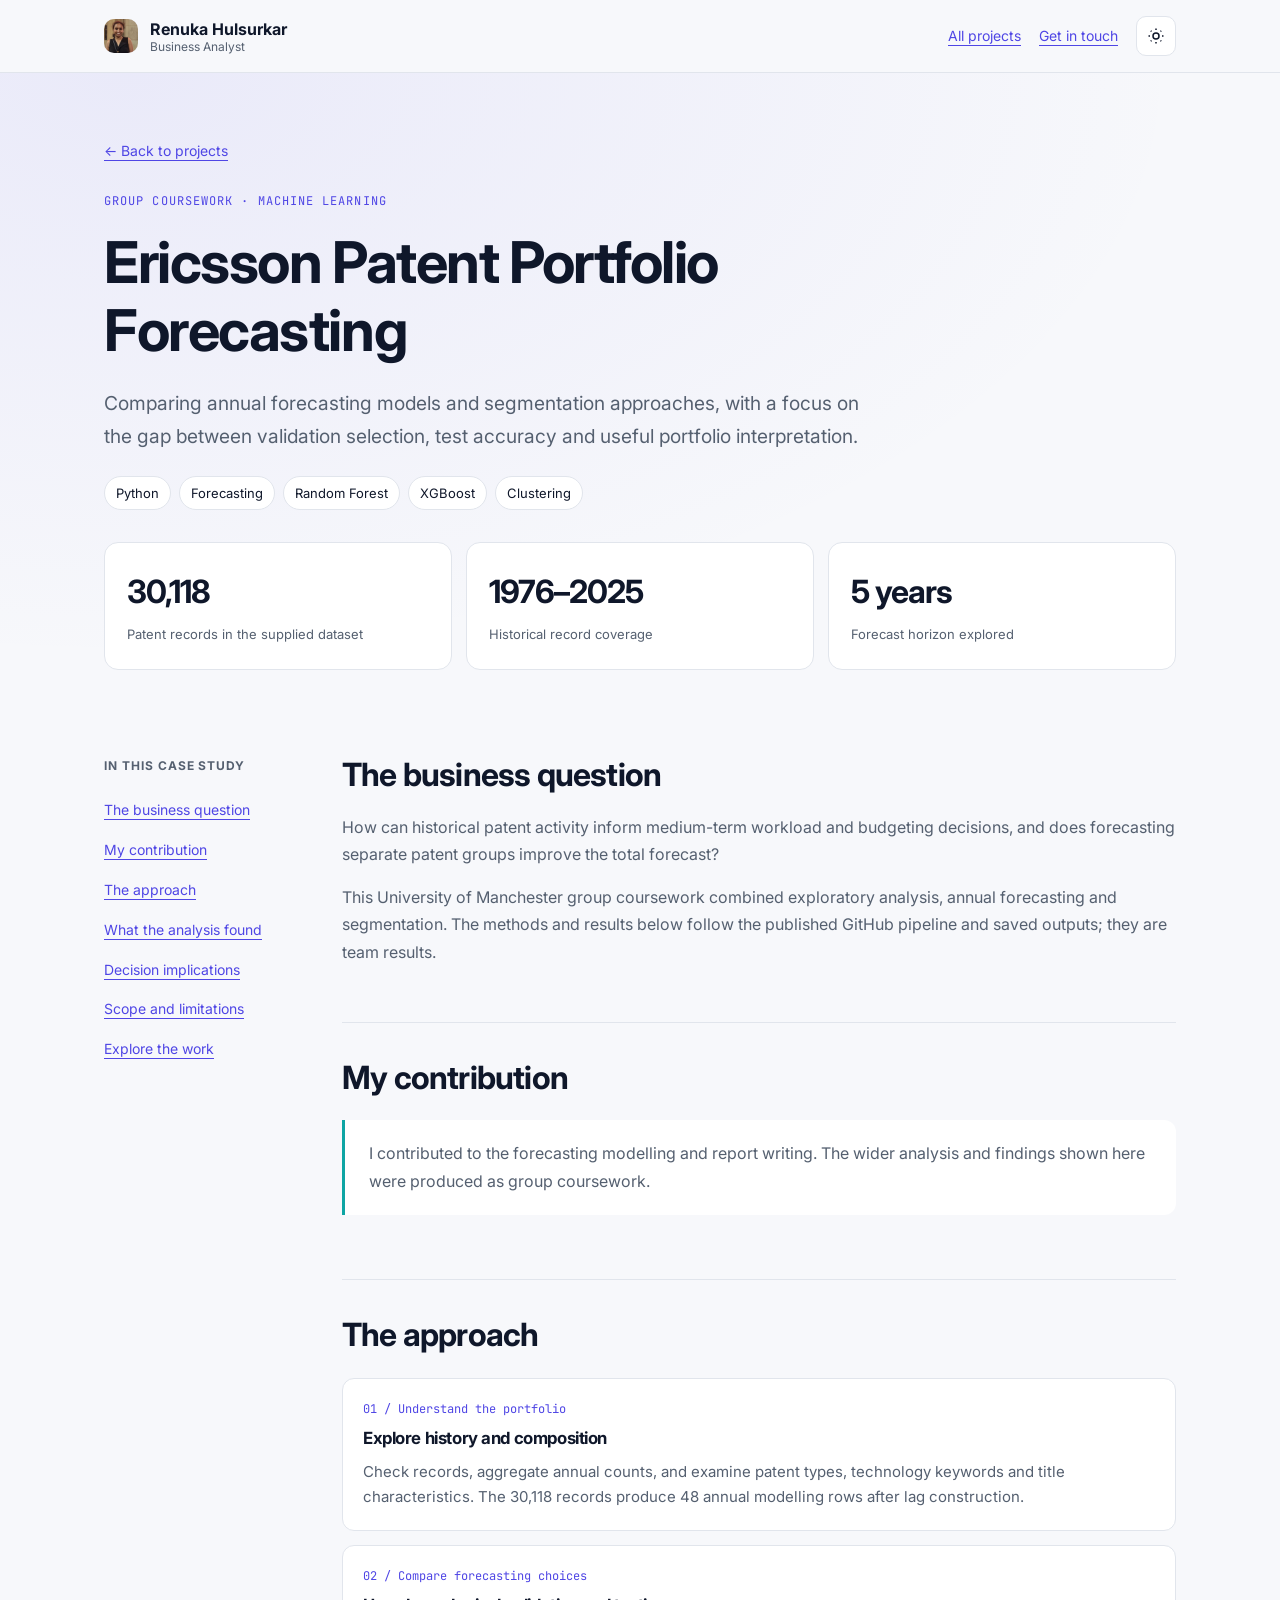
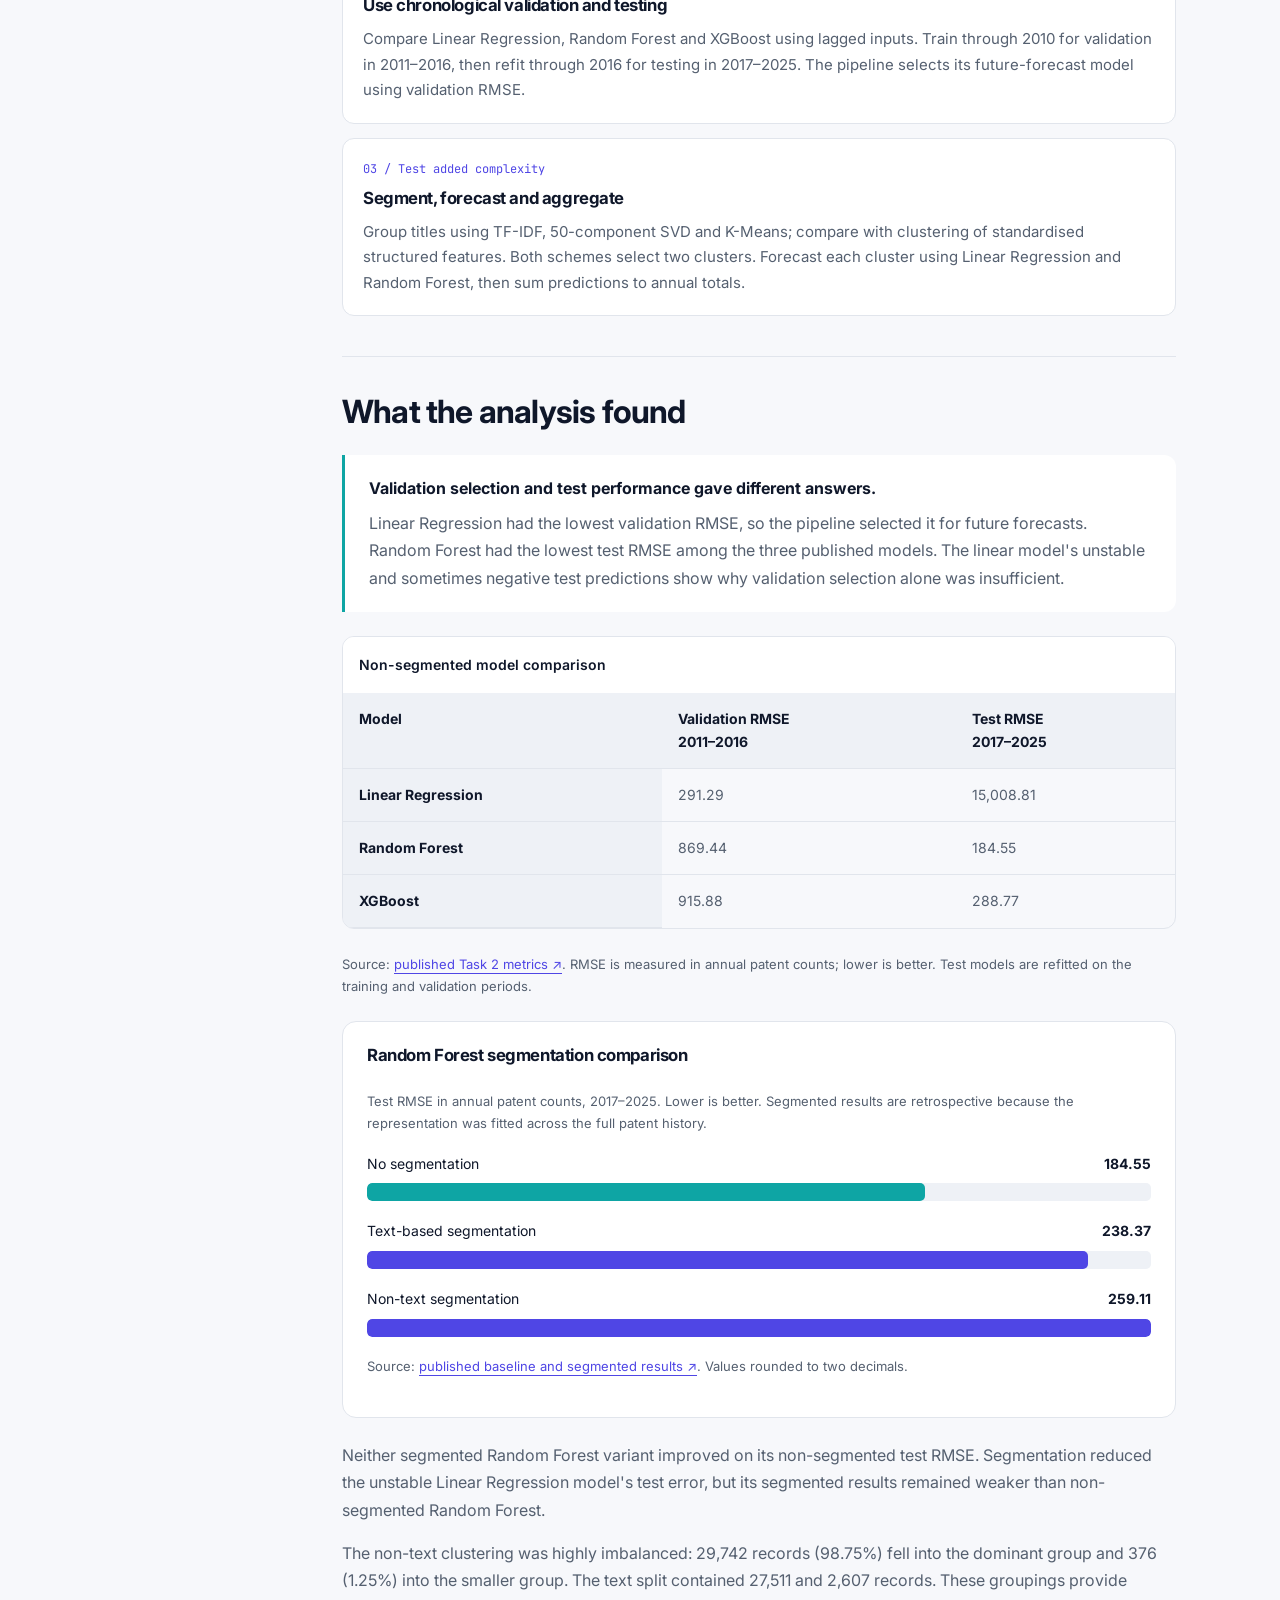
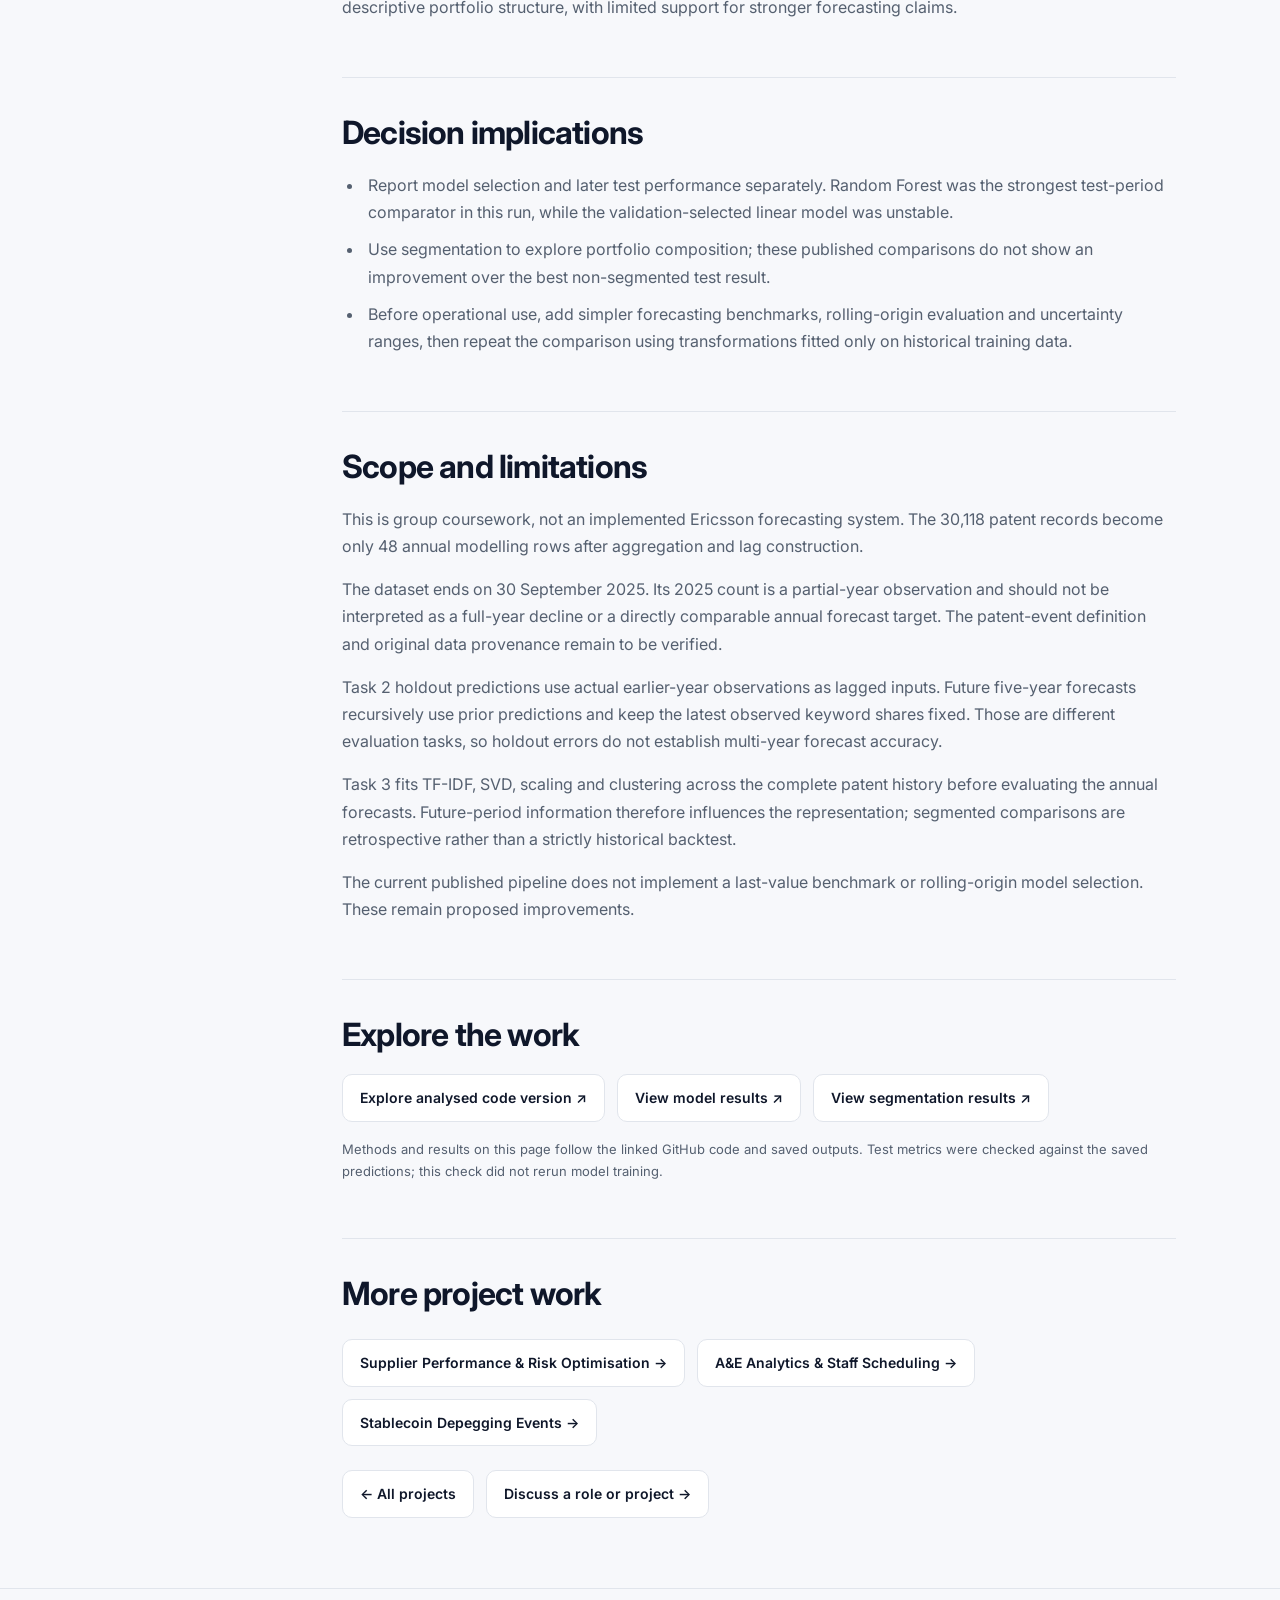
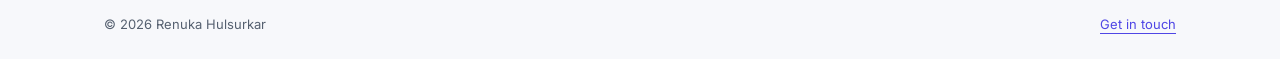
<file: projects/ericsson-patent-forecasting.html>
<!doctype html>
<html lang="en"><head><meta charset="utf-8"><meta name="viewport" content="width=device-width,initial-scale=1"><title>Ericsson Patent Portfolio Forecasting · Renuka Hulsurkar</title><meta name="description" content="Comparing annual forecasting models and segmentation approaches, with a focus on the gap between validation selection, test accuracy and useful portfolio interpretation."><link rel="canonical" href="https://renuka-hulsurkar.vercel.app/projects/ericsson-patent-forecasting.html"><link rel="preconnect" href="https://fonts.googleapis.com"><link rel="preconnect" href="https://fonts.gstatic.com" crossorigin><link href="https://fonts.googleapis.com/css2?family=Inter:wght@400;500;600;700;800&family=JetBrains+Mono:wght@400;500&display=swap" rel="stylesheet"><link rel="stylesheet" href="../assets/case-studies.css"><script src="../assets/case-studies.js" defer></script></head><body><a class="skip" href="#main">Skip to main content</a><header class="site-header"><div class="container nav"><a class="brand" href="../"><img src="../assets/profile.jpg" alt="" width="34" height="34"><span>Renuka Hulsurkar<small>Business Analyst</small></span></a><div class="nav-actions"><a href="../#projects">All projects</a><a href="../#contact">Get in touch</a><button class="theme-toggle" id="themeToggle" type="button" aria-label="Toggle colour theme"><svg viewBox="0 0 24 24" fill="none" stroke="currentColor" stroke-width="2" aria-hidden="true"><circle cx="12" cy="12" r="4"/><path d="M12 2v2M12 20v2M2 12h2M20 12h2M5 5l1 1M18 18l1 1M5 19l1-1M18 6l1-1"/></svg></button></div></div></header><main id="main"><div class="hero"><div class="container"><a class="back" href="../#projects">← Back to projects</a><div class="eyebrow">Group coursework · Machine learning</div><h1>Ericsson Patent Portfolio Forecasting</h1><p class="lead">Comparing annual forecasting models and segmentation approaches, with a focus on the gap between validation selection, test accuracy and useful portfolio interpretation.</p><ul class="tags" aria-label="Tools and methods"><li>Python</li><li>Forecasting</li><li>Random Forest</li><li>XGBoost</li><li>Clustering</li></ul><div class="stats"><div class="stat"><strong>30,118</strong><span>Patent records in the supplied dataset</span></div><div class="stat"><strong>1976–2025</strong><span>Historical record coverage</span></div><div class="stat"><strong>5 years</strong><span>Forecast horizon explored</span></div></div></div></div><div class="container layout"><aside class="contents"><strong>In this case study</strong><nav aria-label="Case study sections"><a href="#question">The business question</a><a href="#contribution">My contribution</a><a href="#approach">The approach</a><a href="#findings">What the analysis found</a><a href="#decision">Decision implications</a><a href="#limits">Scope and limitations</a><a href="#resources">Explore the work</a></nav></aside><article class="story" aria-label="Ericsson Patent Portfolio Forecasting case study"><section id="question" aria-labelledby="question-title"><h2 id="question-title">The business question</h2><p>How can historical patent activity inform medium-term workload and budgeting decisions, and does forecasting separate patent groups improve the total forecast?</p><p>This University of Manchester group coursework combined exploratory analysis, annual forecasting and segmentation. The methods and results below follow the published GitHub pipeline and saved outputs; they are team results.</p></section><section id="contribution" aria-labelledby="contribution-title"><h2 id="contribution-title">My contribution</h2><div class="callout"><p>I contributed to the forecasting modelling and report writing. The wider analysis and findings shown here were produced as group coursework.</p></div></section><section id="approach" aria-labelledby="approach-title"><h2 id="approach-title">The approach</h2><div class="steps"><div class="step"><span class="number">01 / Understand the portfolio</span><h3>Explore history and composition</h3><p>Check records, aggregate annual counts, and examine patent types, technology keywords and title characteristics. The 30,118 records produce 48 annual modelling rows after lag construction.</p></div><div class="step"><span class="number">02 / Compare forecasting choices</span><h3>Use chronological validation and testing</h3><p>Compare Linear Regression, Random Forest and XGBoost using lagged inputs. Train through 2010 for validation in 2011–2016, then refit through 2016 for testing in 2017–2025. The pipeline selects its future-forecast model using validation RMSE.</p></div><div class="step"><span class="number">03 / Test added complexity</span><h3>Segment, forecast and aggregate</h3><p>Group titles using TF-IDF, 50-component SVD and K-Means; compare with clustering of standardised structured features. Both schemes select two clusters. Forecast each cluster using Linear Regression and Random Forest, then sum predictions to annual totals.</p></div></div></section><section id="findings" aria-labelledby="findings-title"><h2 id="findings-title">What the analysis found</h2><div class="callout"><strong>Validation selection and test performance gave different answers.</strong><p>Linear Regression had the lowest validation RMSE, so the pipeline selected it for future forecasts. Random Forest had the lowest test RMSE among the three published models. The linear model's unstable and sometimes negative test predictions show why validation selection alone was insufficient.</p></div><div class="table-wrap"><table><caption>Non-segmented model comparison</caption><thead><tr><th scope="col">Model</th><th scope="col">Validation RMSE<br>2011–2016</th><th scope="col">Test RMSE<br>2017–2025</th></tr></thead><tbody><tr><th scope="row">Linear Regression</th><td>291.29</td><td>15,008.81</td></tr><tr><th scope="row">Random Forest</th><td>869.44</td><td>184.55</td></tr><tr><th scope="row">XGBoost</th><td>915.88</td><td>288.77</td></tr></tbody></table></div><p class="source">Source: <a href="https://github.com/renukahulsurkar99/Ericsson-Patent-Forecasting/blob/78330701d39f7b1b48efc9f8330b5b2a67fe11bb/outputs/tables/task2_model_metrics.csv" target="_blank" rel="noopener noreferrer">published Task 2 metrics ↗</a>. RMSE is measured in annual patent counts; lower is better. Test models are refitted on the training and validation periods.</p><div class="chart" role="group" aria-labelledby="segmentation-chart"><h3 id="segmentation-chart">Random Forest segmentation comparison</h3><p class="small">Test RMSE in annual patent counts, 2017–2025. Lower is better. Segmented results are retrospective because the representation was fitted across the full patent history.</p><div class="bar-row"><div class="bar-label"><span>No segmentation</span><strong>184.55</strong></div><div class="bar-track" aria-hidden="true"><div class="bar-fill best" style="width:71.23%"></div></div></div><div class="bar-row"><div class="bar-label"><span>Text-based segmentation</span><strong>238.37</strong></div><div class="bar-track" aria-hidden="true"><div class="bar-fill" style="width:92.00%"></div></div></div><div class="bar-row"><div class="bar-label"><span>Non-text segmentation</span><strong>259.11</strong></div><div class="bar-track" aria-hidden="true"><div class="bar-fill" style="width:100.00%"></div></div></div><p class="source">Source: <a href="https://github.com/renukahulsurkar99/Ericsson-Patent-Forecasting/blob/78330701d39f7b1b48efc9f8330b5b2a67fe11bb/outputs/tables/task3_baseline_vs_segmented_metrics.csv" target="_blank" rel="noopener noreferrer">published baseline and segmented results ↗</a>. Values rounded to two decimals.</p></div><p>Neither segmented Random Forest variant improved on its non-segmented test RMSE. Segmentation reduced the unstable Linear Regression model's test error, but its segmented results remained weaker than non-segmented Random Forest.</p><p>The non-text clustering was highly imbalanced: 29,742 records (98.75%) fell into the dominant group and 376 (1.25%) into the smaller group. The text split contained 27,511 and 2,607 records. These groupings provide descriptive portfolio structure, with limited support for stronger forecasting claims.</p></section><section id="decision" aria-labelledby="decision-title"><h2 id="decision-title">Decision implications</h2><ul><li>Report model selection and later test performance separately. Random Forest was the strongest test-period comparator in this run, while the validation-selected linear model was unstable.</li><li>Use segmentation to explore portfolio composition; these published comparisons do not show an improvement over the best non-segmented test result.</li><li>Before operational use, add simpler forecasting benchmarks, rolling-origin evaluation and uncertainty ranges, then repeat the comparison using transformations fitted only on historical training data.</li></ul></section><section id="limits" aria-labelledby="limits-title"><h2 id="limits-title">Scope and limitations</h2><p>This is group coursework, not an implemented Ericsson forecasting system. The 30,118 patent records become only 48 annual modelling rows after aggregation and lag construction.</p><p>The dataset ends on 30 September 2025. Its 2025 count is a partial-year observation and should not be interpreted as a full-year decline or a directly comparable annual forecast target. The patent-event definition and original data provenance remain to be verified.</p><p>Task 2 holdout predictions use actual earlier-year observations as lagged inputs. Future five-year forecasts recursively use prior predictions and keep the latest observed keyword shares fixed. Those are different evaluation tasks, so holdout errors do not establish multi-year forecast accuracy.</p><p>Task 3 fits TF-IDF, SVD, scaling and clustering across the complete patent history before evaluating the annual forecasts. Future-period information therefore influences the representation; segmented comparisons are retrospective rather than a strictly historical backtest.</p><p>The current published pipeline does not implement a last-value benchmark or rolling-origin model selection. These remain proposed improvements.</p></section><section id="resources" aria-labelledby="resources-title"><h2 id="resources-title">Explore the work</h2><div class="resources"><a class="button" href="https://github.com/renukahulsurkar99/Ericsson-Patent-Forecasting/tree/78330701d39f7b1b48efc9f8330b5b2a67fe11bb" target="_blank" rel="noopener noreferrer">Explore analysed code version ↗</a><a class="button" href="https://github.com/renukahulsurkar99/Ericsson-Patent-Forecasting/blob/78330701d39f7b1b48efc9f8330b5b2a67fe11bb/outputs/tables/task2_model_metrics.csv" target="_blank" rel="noopener noreferrer">View model results ↗</a><a class="button" href="https://github.com/renukahulsurkar99/Ericsson-Patent-Forecasting/blob/78330701d39f7b1b48efc9f8330b5b2a67fe11bb/outputs/tables/task3_baseline_vs_segmented_metrics.csv" target="_blank" rel="noopener noreferrer">View segmentation results ↗</a></div><p class="small" style="margin-top:16px">Methods and results on this page follow the linked GitHub code and saved outputs. Test metrics were checked against the saved predictions; this check did not rerun model training.</p></section><h2>More project work</h2><nav class="case-nav" aria-label="Other case studies"><a class="button" href="supplier-performance-risk.html">Supplier Performance &amp; Risk Optimisation →</a><a class="button" href="ae-analytics-staff-scheduling.html">A&amp;E Analytics &amp; Staff Scheduling →</a><a class="button" href="stablecoin-depegging.html">Stablecoin Depegging Events →</a></nav><div class="actions"><a class="button" href="../#projects">← All projects</a><a class="button" href="../#contact">Discuss a role or project →</a></div></article></div></main><footer class="footer"><div class="container"><span>© 2026 Renuka Hulsurkar</span><a href="../#contact">Get in touch</a></div></footer></body></html>
</file>
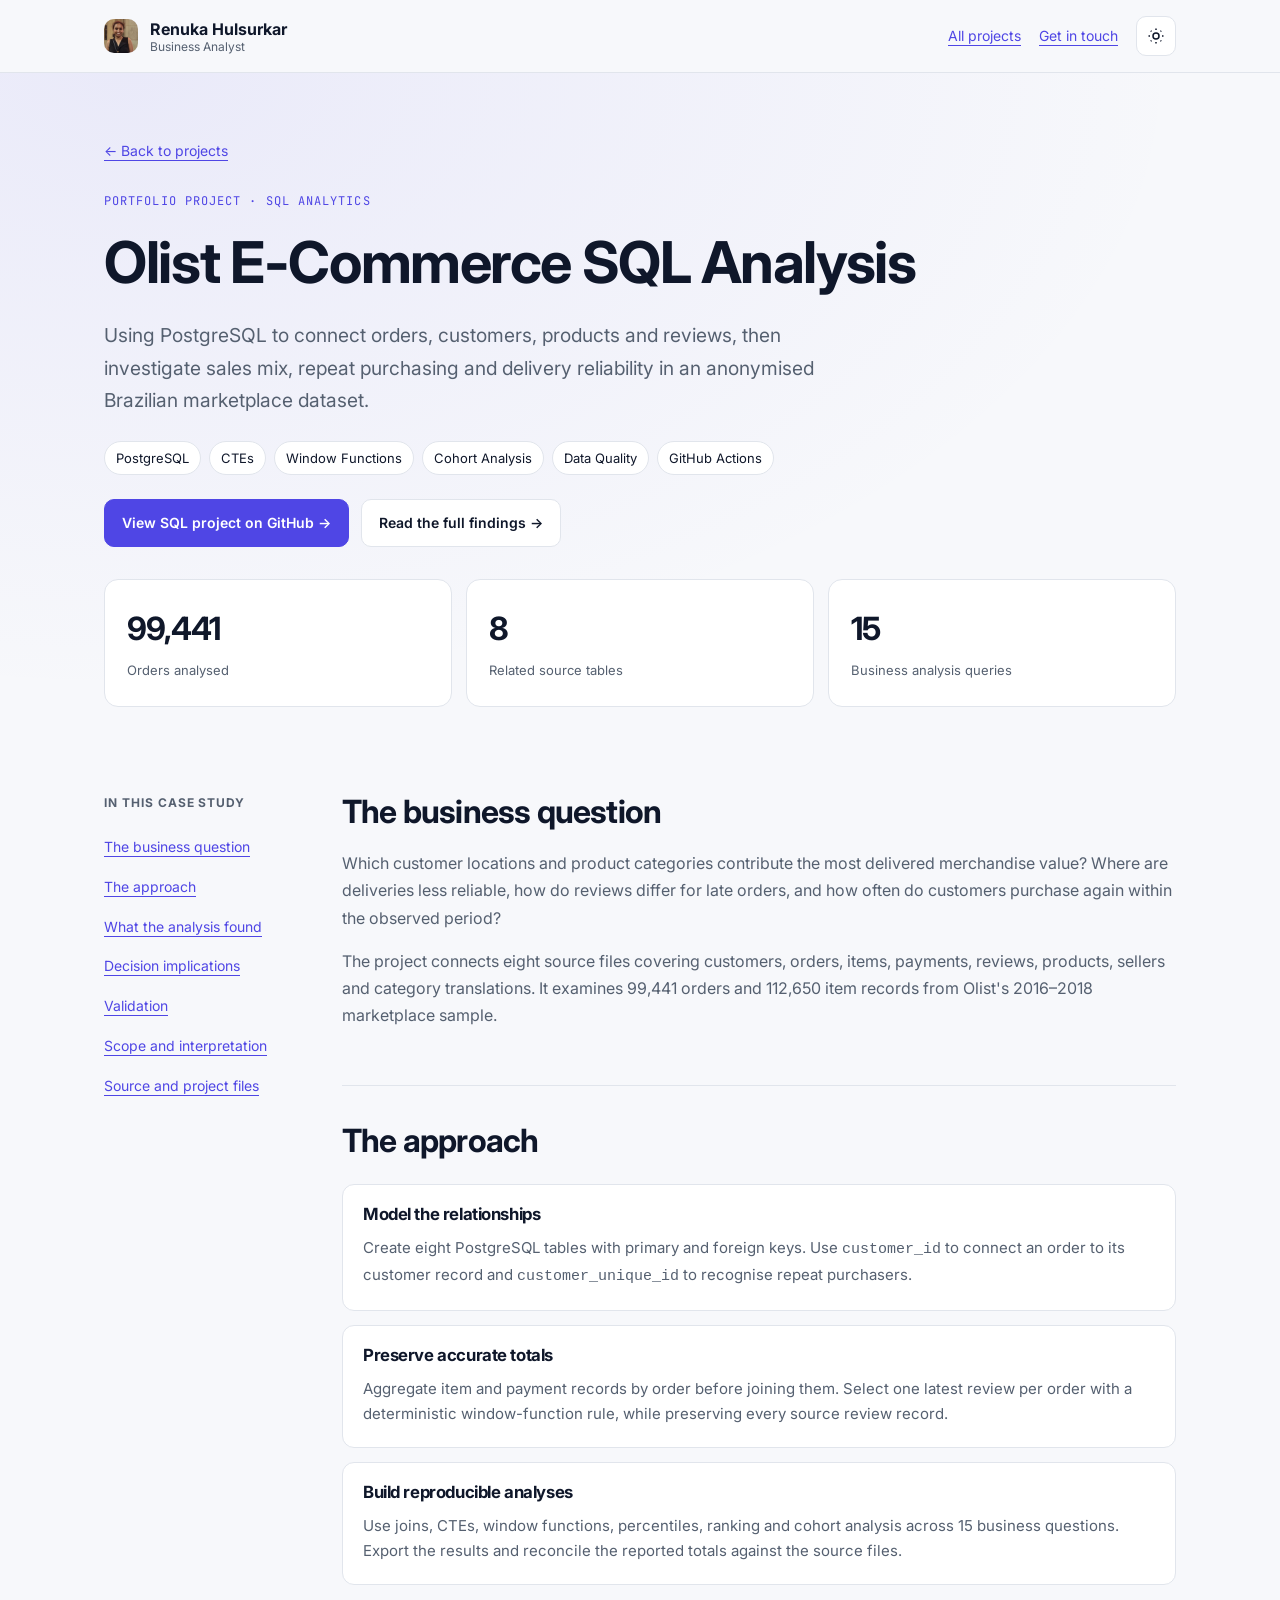
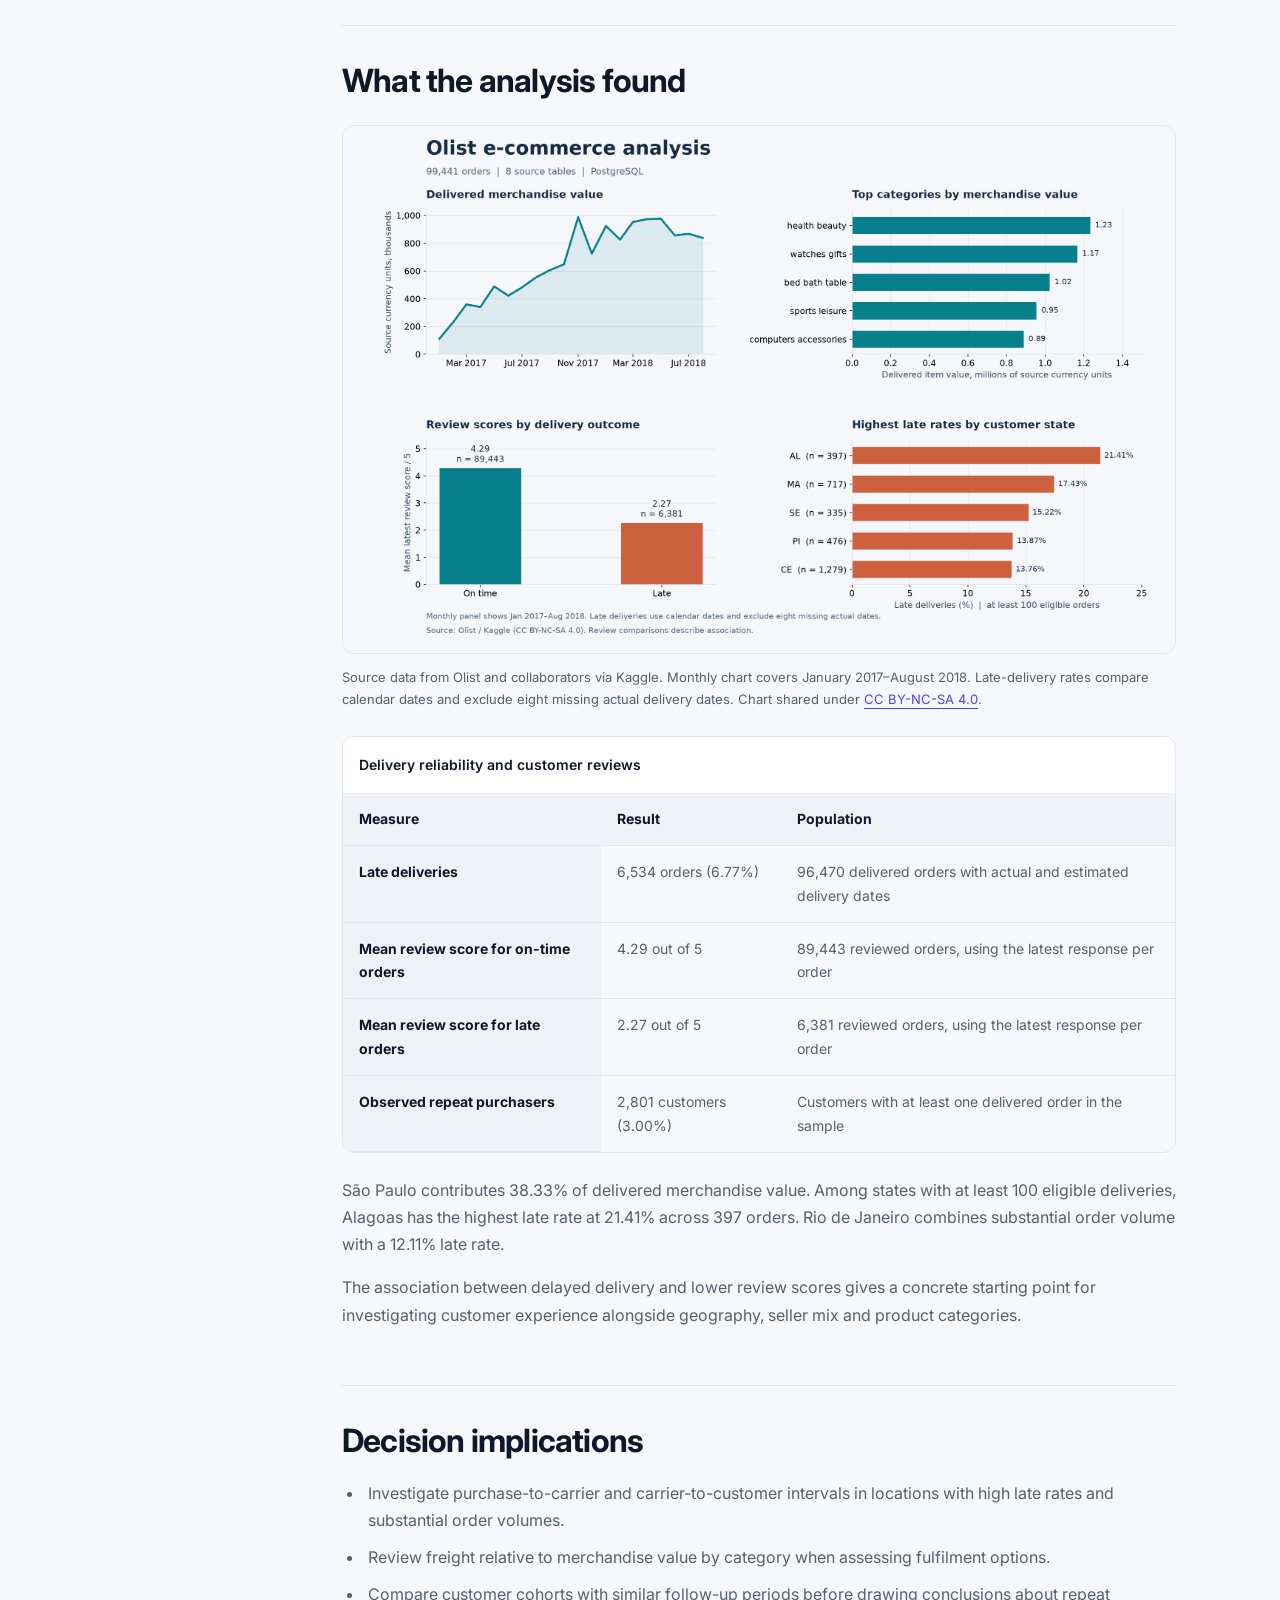
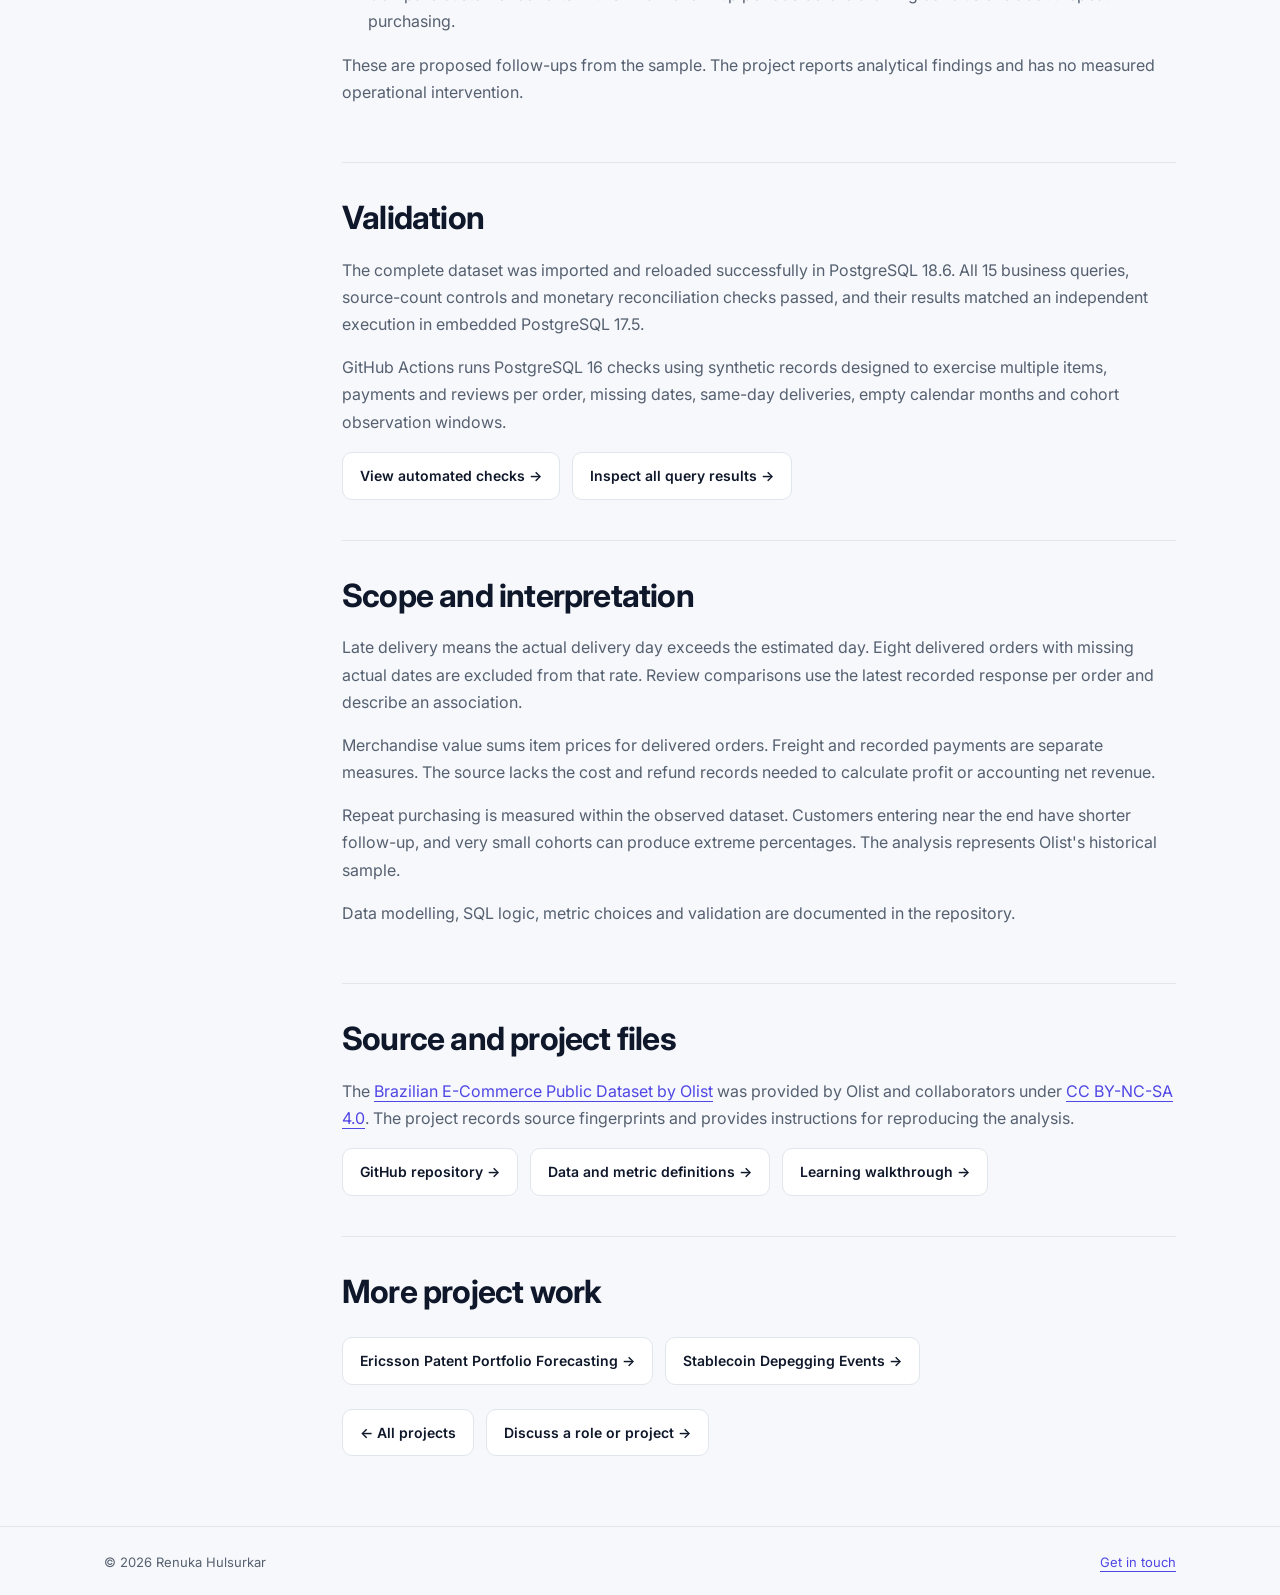
<file: projects/olist-ecommerce-sql.html>
<!doctype html>
<html lang="en">
<head>
  <meta charset="utf-8">
  <meta name="viewport" content="width=device-width, initial-scale=1">
  <title>Olist E-Commerce SQL Analysis · Renuka Hulsurkar</title>
  <meta name="description" content="PostgreSQL analysis of 99,441 Olist orders across eight related tables, exploring delivery reliability, customer purchasing, product mix and review scores.">
  <link rel="canonical" href="https://renuka-hulsurkar.vercel.app/projects/olist-ecommerce-sql.html">
  <link rel="preconnect" href="https://fonts.googleapis.com">
  <link rel="preconnect" href="https://fonts.gstatic.com" crossorigin>
  <link href="https://fonts.googleapis.com/css2?family=Inter:wght@400;500;600;700;800&family=JetBrains+Mono:wght@400;500&display=swap" rel="stylesheet">
  <link rel="stylesheet" href="../assets/case-studies.css">
  <script src="../assets/case-studies.js" defer></script>
</head>
<body>
  <a class="skip" href="#main">Skip to main content</a>
  <header class="site-header">
    <div class="container nav">
      <a class="brand" href="../">
        <img src="../assets/profile.jpg" alt="" width="34" height="34">
        <span>Renuka Hulsurkar<small>Business Analyst</small></span>
      </a>
      <div class="nav-actions">
        <a href="../#projects">All projects</a>
        <a href="../#contact">Get in touch</a>
        <button class="theme-toggle" id="themeToggle" type="button" aria-label="Toggle colour theme">
          <svg viewBox="0 0 24 24" fill="none" stroke="currentColor" stroke-width="2" aria-hidden="true"><circle cx="12" cy="12" r="4"/><path d="M12 2v2M12 20v2M2 12h2M20 12h2M5 5l1 1M18 18l1 1M5 19l1-1M18 6l1-1"/></svg>
        </button>
      </div>
    </div>
  </header>

  <main id="main">
    <div class="hero">
      <div class="container">
        <a class="back" href="../#projects">← Back to projects</a>
        <div class="eyebrow">Portfolio project · SQL analytics</div>
        <h1>Olist E-Commerce SQL Analysis</h1>
        <p class="lead">Using PostgreSQL to connect orders, customers, products and reviews, then investigate sales mix, repeat purchasing and delivery reliability in an anonymised Brazilian marketplace dataset.</p>
        <ul class="tags" aria-label="Tools and methods">
          <li>PostgreSQL</li><li>CTEs</li><li>Window Functions</li><li>Cohort Analysis</li><li>Data Quality</li><li>GitHub Actions</li>
        </ul>
        <div class="actions">
          <a class="button primary" style="color:var(--surface)" href="https://github.com/renukahulsurkar99/Olist-Ecommerce-SQL-Analysis">View SQL project on GitHub →</a>
          <a class="button" href="https://github.com/renukahulsurkar99/Olist-Ecommerce-SQL-Analysis/blob/main/docs/findings.md">Read the full findings →</a>
        </div>
        <div class="stats">
          <div class="stat"><strong>99,441</strong><span>Orders analysed</span></div>
          <div class="stat"><strong>8</strong><span>Related source tables</span></div>
          <div class="stat"><strong>15</strong><span>Business analysis queries</span></div>
        </div>
      </div>
    </div>

    <div class="container layout">
      <aside class="contents">
        <strong>In this case study</strong>
        <nav aria-label="Case study sections">
          <a href="#question">The business question</a>
          <a href="#approach">The approach</a>
          <a href="#findings">What the analysis found</a>
          <a href="#decision">Decision implications</a>
          <a href="#validation">Validation</a>
          <a href="#scope">Scope and interpretation</a>
          <a href="#resources">Source and project files</a>
        </nav>
      </aside>

      <article class="story" aria-label="Olist E-Commerce SQL Analysis case study">
        <section id="question" aria-labelledby="question-title">
          <h2 id="question-title">The business question</h2>
          <p>Which customer locations and product categories contribute the most delivered merchandise value? Where are deliveries less reliable, how do reviews differ for late orders, and how often do customers purchase again within the observed period?</p>
          <p>The project connects eight source files covering customers, orders, items, payments, reviews, products, sellers and category translations. It examines 99,441 orders and 112,650 item records from Olist's 2016–2018 marketplace sample.</p>
        </section>

        <section id="approach" aria-labelledby="approach-title">
          <h2 id="approach-title">The approach</h2>
          <div class="steps">
            <div class="step">
              <h3>Model the relationships</h3>
              <p>Create eight PostgreSQL tables with primary and foreign keys. Use <code>customer_id</code> to connect an order to its customer record and <code>customer_unique_id</code> to recognise repeat purchasers.</p>
            </div>
            <div class="step">
              <h3>Preserve accurate totals</h3>
              <p>Aggregate item and payment records by order before joining them. Select one latest review per order with a deterministic window-function rule, while preserving every source review record.</p>
            </div>
            <div class="step">
              <h3>Build reproducible analyses</h3>
              <p>Use joins, CTEs, window functions, percentiles, ranking and cohort analysis across 15 business questions. Export the results and reconcile the reported totals against the source files.</p>
            </div>
          </div>
        </section>

        <section id="findings" aria-labelledby="findings-title">
          <h2 id="findings-title">What the analysis found</h2>
          <figure>
            <img src="../assets/olist-analysis-overview.png" alt="Charts showing monthly delivered merchandise value, leading categories, review scores by delivery outcome and states with high late-delivery rates." width="2250" height="1425" loading="lazy" decoding="async">
            <figcaption>Source data from Olist and collaborators via Kaggle. Monthly chart covers January 2017–August 2018. Late-delivery rates compare calendar dates and exclude eight missing actual delivery dates. Chart shared under <a href="https://creativecommons.org/licenses/by-nc-sa/4.0/">CC BY-NC-SA 4.0</a>.</figcaption>
          </figure>
          <div class="table-wrap">
            <table>
              <caption>Delivery reliability and customer reviews</caption>
              <thead><tr><th scope="col">Measure</th><th scope="col">Result</th><th scope="col">Population</th></tr></thead>
              <tbody>
                <tr><th scope="row">Late deliveries</th><td>6,534 orders (6.77%)</td><td>96,470 delivered orders with actual and estimated delivery dates</td></tr>
                <tr><th scope="row">Mean review score for on-time orders</th><td>4.29 out of 5</td><td>89,443 reviewed orders, using the latest response per order</td></tr>
                <tr><th scope="row">Mean review score for late orders</th><td>2.27 out of 5</td><td>6,381 reviewed orders, using the latest response per order</td></tr>
                <tr><th scope="row">Observed repeat purchasers</th><td>2,801 customers (3.00%)</td><td>Customers with at least one delivered order in the sample</td></tr>
              </tbody>
            </table>
          </div>
          <p>São Paulo contributes 38.33% of delivered merchandise value. Among states with at least 100 eligible deliveries, Alagoas has the highest late rate at 21.41% across 397 orders. Rio de Janeiro combines substantial order volume with a 12.11% late rate.</p>
          <p>The association between delayed delivery and lower review scores gives a concrete starting point for investigating customer experience alongside geography, seller mix and product categories.</p>
        </section>

        <section id="decision" aria-labelledby="decision-title">
          <h2 id="decision-title">Decision implications</h2>
          <ul>
            <li>Investigate purchase-to-carrier and carrier-to-customer intervals in locations with high late rates and substantial order volumes.</li>
            <li>Review freight relative to merchandise value by category when assessing fulfilment options.</li>
            <li>Compare customer cohorts with similar follow-up periods before drawing conclusions about repeat purchasing.</li>
          </ul>
          <p>These are proposed follow-ups from the sample. The project reports analytical findings and has no measured operational intervention.</p>
        </section>

        <section id="validation" aria-labelledby="validation-title">
          <h2 id="validation-title">Validation</h2>
          <p>The complete dataset was imported and reloaded successfully in PostgreSQL 18.6. All 15 business queries, source-count controls and monetary reconciliation checks passed, and their results matched an independent execution in embedded PostgreSQL 17.5.</p>
          <p>GitHub Actions runs PostgreSQL 16 checks using synthetic records designed to exercise multiple items, payments and reviews per order, missing dates, same-day deliveries, empty calendar months and cohort observation windows.</p>
          <div class="resources">
            <a class="button" href="https://github.com/renukahulsurkar99/Olist-Ecommerce-SQL-Analysis/actions">View automated checks →</a>
            <a class="button" href="https://github.com/renukahulsurkar99/Olist-Ecommerce-SQL-Analysis/blob/main/results/analysis.md">Inspect all query results →</a>
          </div>
        </section>

        <section id="scope" aria-labelledby="scope-title">
          <h2 id="scope-title">Scope and interpretation</h2>
          <p>Late delivery means the actual delivery day exceeds the estimated day. Eight delivered orders with missing actual dates are excluded from that rate. Review comparisons use the latest recorded response per order and describe an association.</p>
          <p>Merchandise value sums item prices for delivered orders. Freight and recorded payments are separate measures. The source lacks the cost and refund records needed to calculate profit or accounting net revenue.</p>
          <p>Repeat purchasing is measured within the observed dataset. Customers entering near the end have shorter follow-up, and very small cohorts can produce extreme percentages. The analysis represents Olist's historical sample.</p>
          <p>Data modelling, SQL logic, metric choices and validation are documented in the repository.</p>
        </section>

        <section id="resources" aria-labelledby="resources-title">
          <h2 id="resources-title">Source and project files</h2>
          <p>The <a href="https://www.kaggle.com/datasets/olistbr/brazilian-ecommerce">Brazilian E-Commerce Public Dataset by Olist</a> was provided by Olist and collaborators under <a href="https://creativecommons.org/licenses/by-nc-sa/4.0/">CC BY-NC-SA 4.0</a>. The project records source fingerprints and provides instructions for reproducing the analysis.</p>
          <div class="resources">
            <a class="button" href="https://github.com/renukahulsurkar99/Olist-Ecommerce-SQL-Analysis">GitHub repository →</a>
            <a class="button" href="https://github.com/renukahulsurkar99/Olist-Ecommerce-SQL-Analysis/blob/main/docs/methodology.md">Data and metric definitions →</a>
            <a class="button" href="https://github.com/renukahulsurkar99/Olist-Ecommerce-SQL-Analysis/blob/main/docs/walkthrough.md">Learning walkthrough →</a>
          </div>
        </section>

        <h2>More project work</h2>
        <nav class="case-nav" aria-label="Other case studies">
          <a class="button" href="ericsson-patent-forecasting.html">Ericsson Patent Portfolio Forecasting →</a>
          <a class="button" href="stablecoin-depegging.html">Stablecoin Depegging Events →</a>
        </nav>
        <div class="actions"><a class="button" href="../#projects">← All projects</a><a class="button" href="../#contact">Discuss a role or project →</a></div>
      </article>
    </div>
  </main>
  <footer class="footer"><div class="container"><span>© 2026 Renuka Hulsurkar</span><a href="../#contact">Get in touch</a></div></footer>
</body>
</html>
</file>
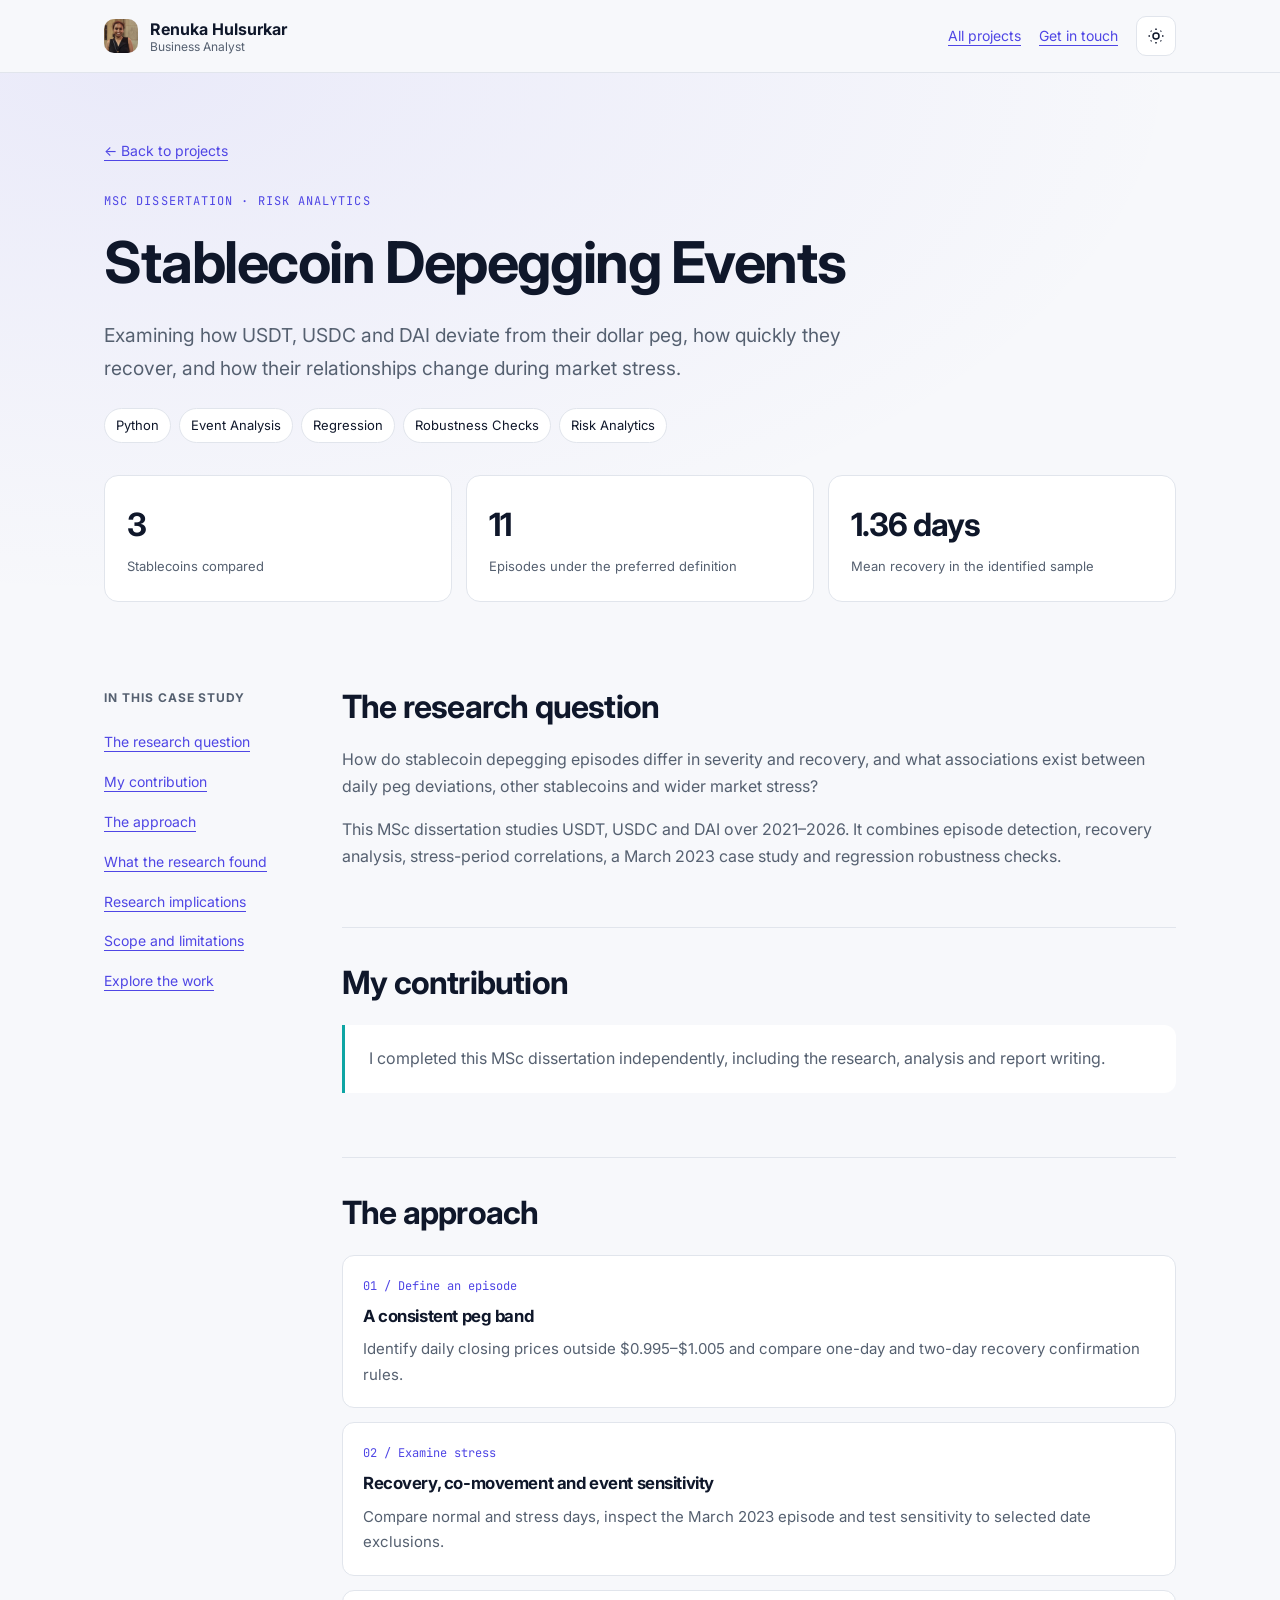
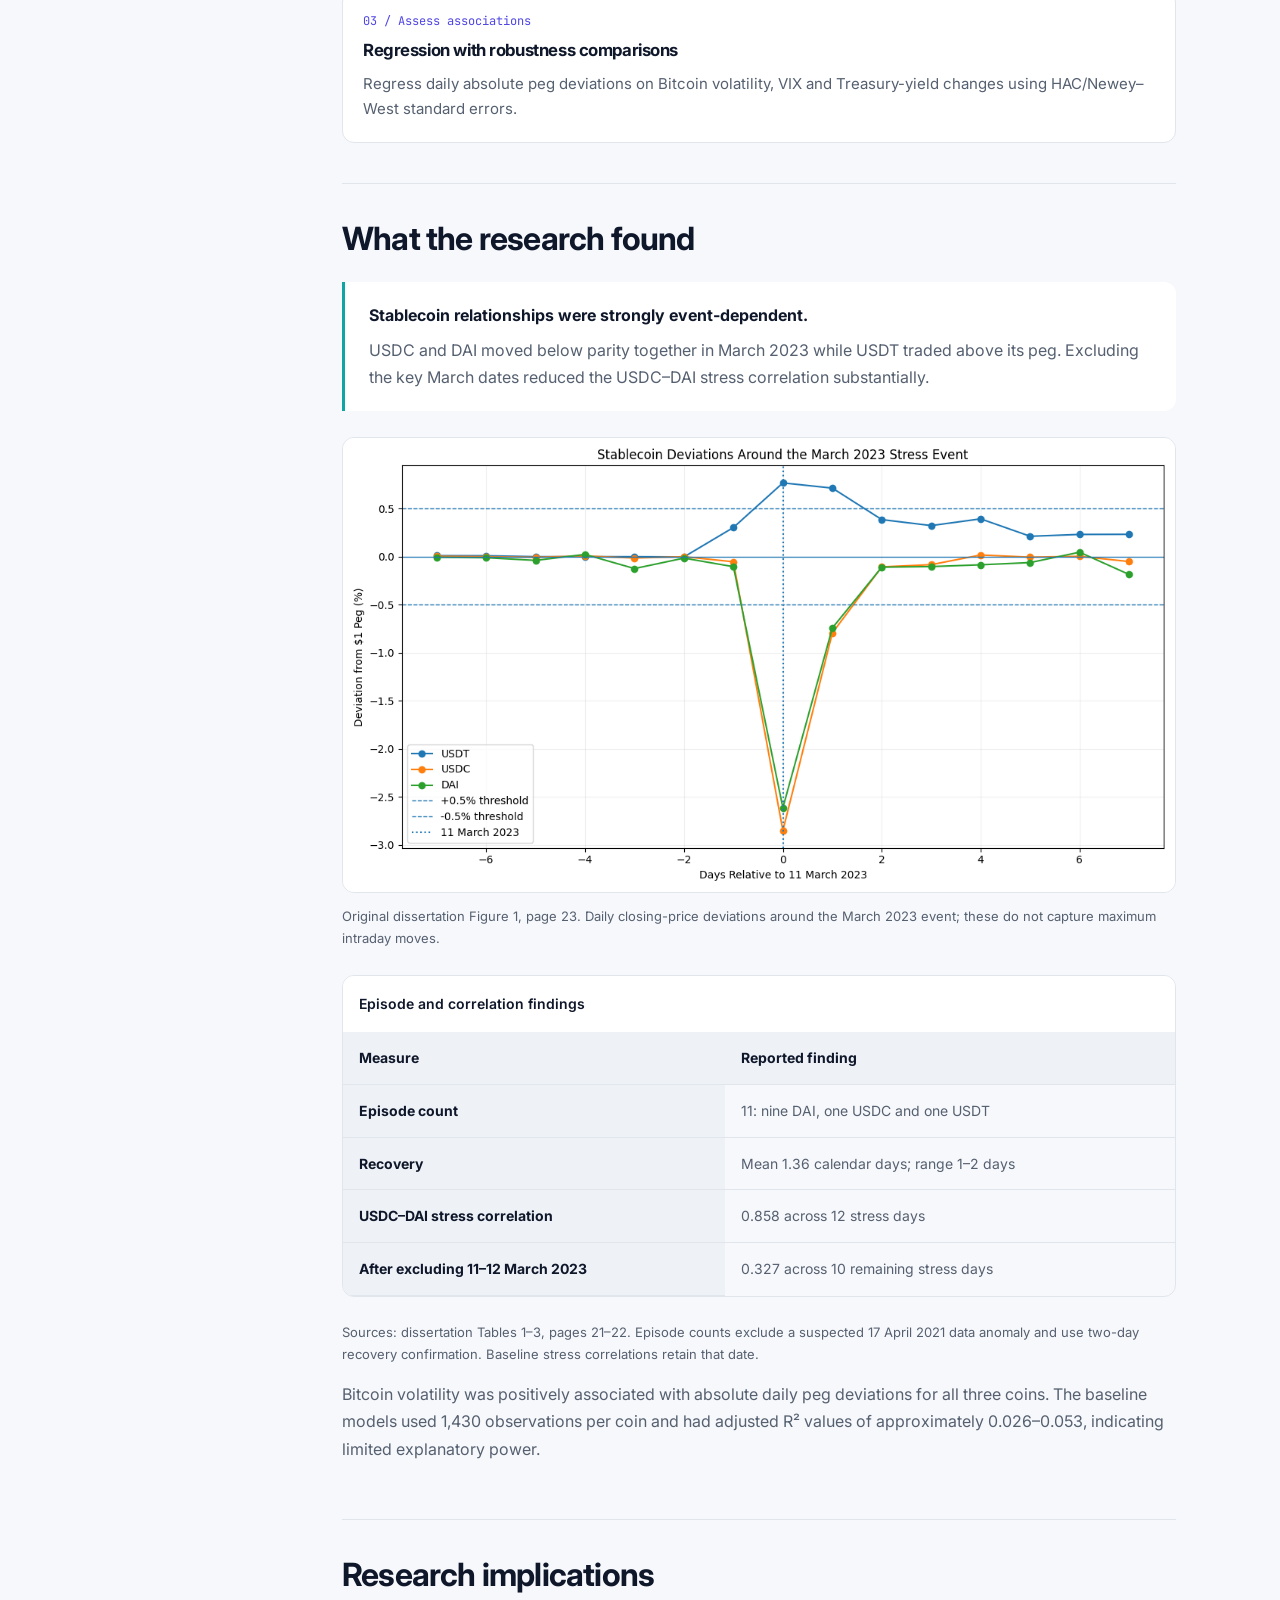
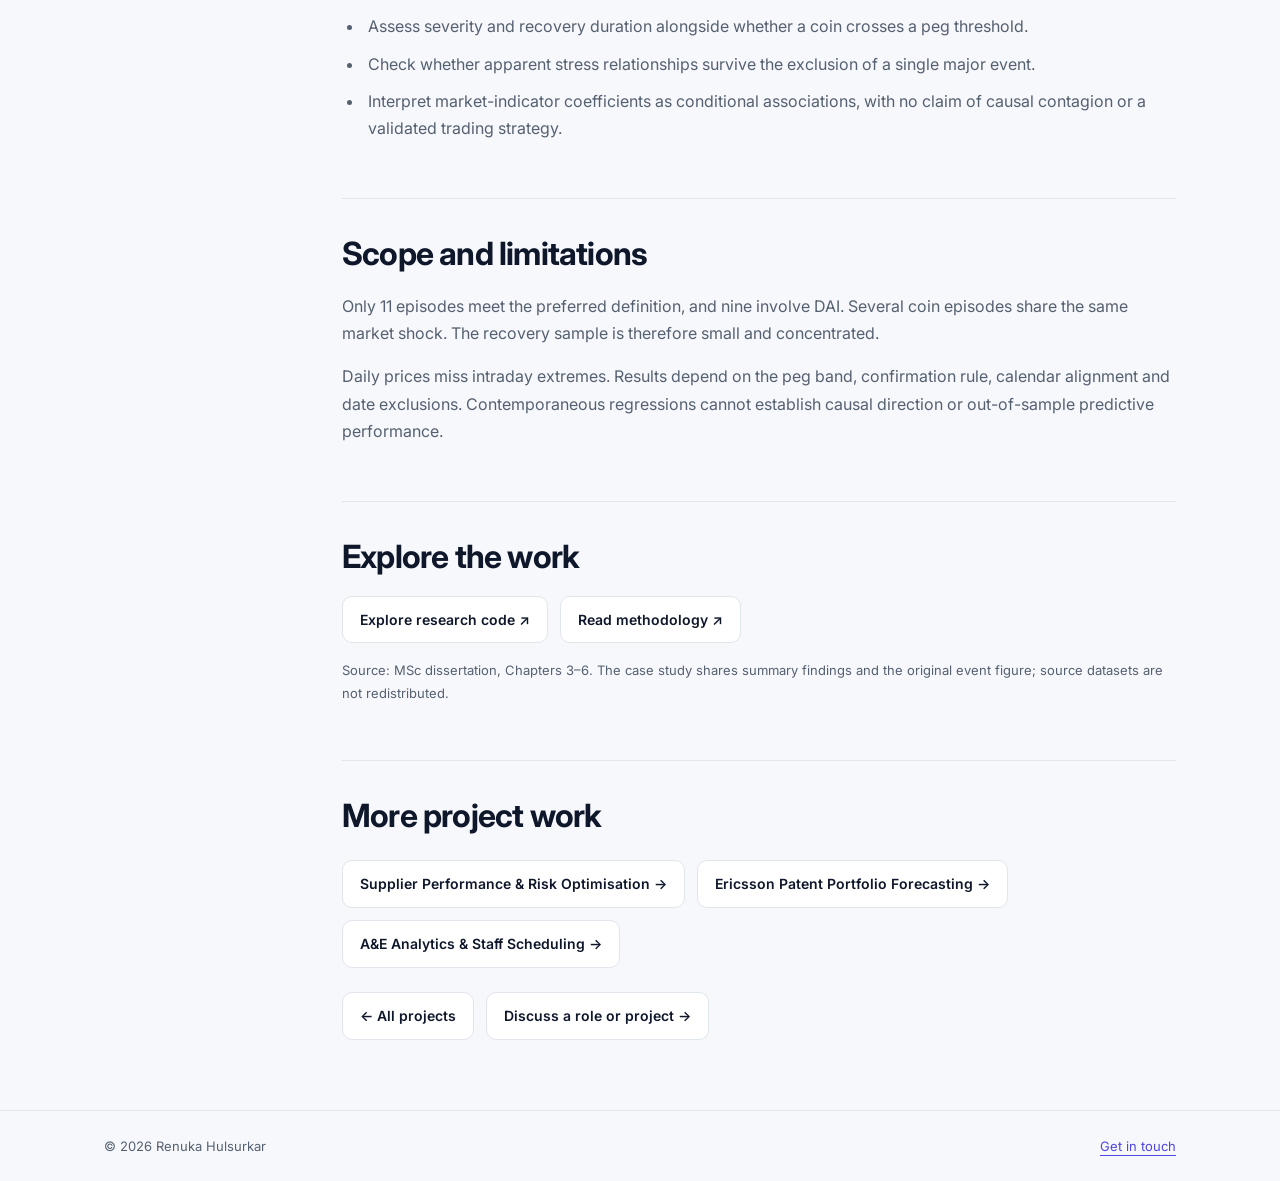
<file: projects/stablecoin-depegging.html>
<!doctype html>
<html lang="en"><head><meta charset="utf-8"><meta name="viewport" content="width=device-width,initial-scale=1"><title>Stablecoin Depegging Events · Renuka Hulsurkar</title><meta name="description" content="Examining how USDT, USDC and DAI deviate from their dollar peg, how quickly they recover, and how their relationships change during market stress."><link rel="canonical" href="https://renuka-hulsurkar.vercel.app/projects/stablecoin-depegging.html"><link rel="preconnect" href="https://fonts.googleapis.com"><link rel="preconnect" href="https://fonts.gstatic.com" crossorigin><link href="https://fonts.googleapis.com/css2?family=Inter:wght@400;500;600;700;800&family=JetBrains+Mono:wght@400;500&display=swap" rel="stylesheet"><link rel="stylesheet" href="../assets/case-studies.css"><script src="../assets/case-studies.js" defer></script></head><body><a class="skip" href="#main">Skip to main content</a><header class="site-header"><div class="container nav"><a class="brand" href="../"><img src="../assets/profile.jpg" alt="" width="34" height="34"><span>Renuka Hulsurkar<small>Business Analyst</small></span></a><div class="nav-actions"><a href="../#projects">All projects</a><a href="../#contact">Get in touch</a><button class="theme-toggle" id="themeToggle" type="button" aria-label="Toggle colour theme"><svg viewBox="0 0 24 24" fill="none" stroke="currentColor" stroke-width="2" aria-hidden="true"><circle cx="12" cy="12" r="4"/><path d="M12 2v2M12 20v2M2 12h2M20 12h2M5 5l1 1M18 18l1 1M5 19l1-1M18 6l1-1"/></svg></button></div></div></header><main id="main"><div class="hero"><div class="container"><a class="back" href="../#projects">← Back to projects</a><div class="eyebrow">MSc dissertation · Risk analytics</div><h1>Stablecoin Depegging Events</h1><p class="lead">Examining how USDT, USDC and DAI deviate from their dollar peg, how quickly they recover, and how their relationships change during market stress.</p><ul class="tags" aria-label="Tools and methods"><li>Python</li><li>Event Analysis</li><li>Regression</li><li>Robustness Checks</li><li>Risk Analytics</li></ul><div class="stats"><div class="stat"><strong>3</strong><span>Stablecoins compared</span></div><div class="stat"><strong>11</strong><span>Episodes under the preferred definition</span></div><div class="stat"><strong>1.36 days</strong><span>Mean recovery in the identified sample</span></div></div></div></div><div class="container layout"><aside class="contents"><strong>In this case study</strong><nav aria-label="Case study sections"><a href="#question">The research question</a><a href="#contribution">My contribution</a><a href="#approach">The approach</a><a href="#findings">What the research found</a><a href="#decision">Research implications</a><a href="#limits">Scope and limitations</a><a href="#resources">Explore the work</a></nav></aside><article class="story" aria-label="Stablecoin Depegging Events case study"><section id="question" aria-labelledby="question-title"><h2 id="question-title">The research question</h2><p>How do stablecoin depegging episodes differ in severity and recovery, and what associations exist between daily peg deviations, other stablecoins and wider market stress?</p><p>This MSc dissertation studies USDT, USDC and DAI over 2021–2026. It combines episode detection, recovery analysis, stress-period correlations, a March 2023 case study and regression robustness checks.</p></section><section id="contribution" aria-labelledby="contribution-title"><h2 id="contribution-title">My contribution</h2><div class="callout"><p>I completed this MSc dissertation independently, including the research, analysis and report writing.</p></div></section><section id="approach" aria-labelledby="approach-title"><h2 id="approach-title">The approach</h2><div class="steps"><div class="step"><span class="number">01 / Define an episode</span><h3>A consistent peg band</h3><p>Identify daily closing prices outside $0.995–$1.005 and compare one-day and two-day recovery confirmation rules.</p></div><div class="step"><span class="number">02 / Examine stress</span><h3>Recovery, co-movement and event sensitivity</h3><p>Compare normal and stress days, inspect the March 2023 episode and test sensitivity to selected date exclusions.</p></div><div class="step"><span class="number">03 / Assess associations</span><h3>Regression with robustness comparisons</h3><p>Regress daily absolute peg deviations on Bitcoin volatility, VIX and Treasury-yield changes using HAC/Newey–West standard errors.</p></div></div></section><section id="findings" aria-labelledby="findings-title"><h2 id="findings-title">What the research found</h2><div class="callout"><strong>Stablecoin relationships were strongly event-dependent.</strong><p>USDC and DAI moved below parity together in March 2023 while USDT traded above its peg. Excluding the key March dates reduced the USDC–DAI stress correlation substantially.</p></div><figure><img src="../assets/stablecoin-march-2023.png" alt="Daily closing-price deviations around 11 March 2023. USDC and DAI fall below their dollar pegs while USDT rises above its peg; all three return inside the plus or minus 0.5 percent band by day two." width="1100" height="600" loading="lazy"><figcaption>Original dissertation Figure 1, page 23. Daily closing-price deviations around the March 2023 event; these do not capture maximum intraday moves.</figcaption></figure><div class="table-wrap"><table><caption>Episode and correlation findings</caption><thead><tr><th scope="col">Measure</th><th scope="col">Reported finding</th></tr></thead><tbody><tr><th scope="row">Episode count</th><td>11: nine DAI, one USDC and one USDT</td></tr><tr><th scope="row">Recovery</th><td>Mean 1.36 calendar days; range 1–2 days</td></tr><tr><th scope="row">USDC–DAI stress correlation</th><td>0.858 across 12 stress days</td></tr><tr><th scope="row">After excluding 11–12 March 2023</th><td>0.327 across 10 remaining stress days</td></tr></tbody></table></div><p class="source">Sources: dissertation Tables 1–3, pages 21–22. Episode counts exclude a suspected 17 April 2021 data anomaly and use two-day recovery confirmation. Baseline stress correlations retain that date.</p><p>Bitcoin volatility was positively associated with absolute daily peg deviations for all three coins. The baseline models used 1,430 observations per coin and had adjusted R² values of approximately 0.026–0.053, indicating limited explanatory power.</p></section><section id="decision" aria-labelledby="decision-title"><h2 id="decision-title">Research implications</h2><ul><li>Assess severity and recovery duration alongside whether a coin crosses a peg threshold.</li><li>Check whether apparent stress relationships survive the exclusion of a single major event.</li><li>Interpret market-indicator coefficients as conditional associations, with no claim of causal contagion or a validated trading strategy.</li></ul></section><section id="limits" aria-labelledby="limits-title"><h2 id="limits-title">Scope and limitations</h2><p>Only 11 episodes meet the preferred definition, and nine involve DAI. Several coin episodes share the same market shock. The recovery sample is therefore small and concentrated.</p><p>Daily prices miss intraday extremes. Results depend on the peg band, confirmation rule, calendar alignment and date exclusions. Contemporaneous regressions cannot establish causal direction or out-of-sample predictive performance.</p></section><section id="resources" aria-labelledby="resources-title"><h2 id="resources-title">Explore the work</h2><div class="resources"><a class="button" href="https://github.com/renukahulsurkar99/stablecoin-depeg-analysis" target="_blank" rel="noopener noreferrer">Explore research code ↗</a><a class="button" href="https://github.com/renukahulsurkar99/stablecoin-depeg-analysis/blob/main/docs/methodology.md" target="_blank" rel="noopener noreferrer">Read methodology ↗</a></div><p class="small" style="margin-top:16px">Source: MSc dissertation, Chapters 3–6. The case study shares summary findings and the original event figure; source datasets are not redistributed.</p></section><h2>More project work</h2><nav class="case-nav" aria-label="Other case studies"><a class="button" href="supplier-performance-risk.html">Supplier Performance &amp; Risk Optimisation →</a><a class="button" href="ericsson-patent-forecasting.html">Ericsson Patent Portfolio Forecasting →</a><a class="button" href="ae-analytics-staff-scheduling.html">A&amp;E Analytics &amp; Staff Scheduling →</a></nav><div class="actions"><a class="button" href="../#projects">← All projects</a><a class="button" href="../#contact">Discuss a role or project →</a></div></article></div></main><footer class="footer"><div class="container"><span>© 2026 Renuka Hulsurkar</span><a href="../#contact">Get in touch</a></div></footer></body></html>
</file>
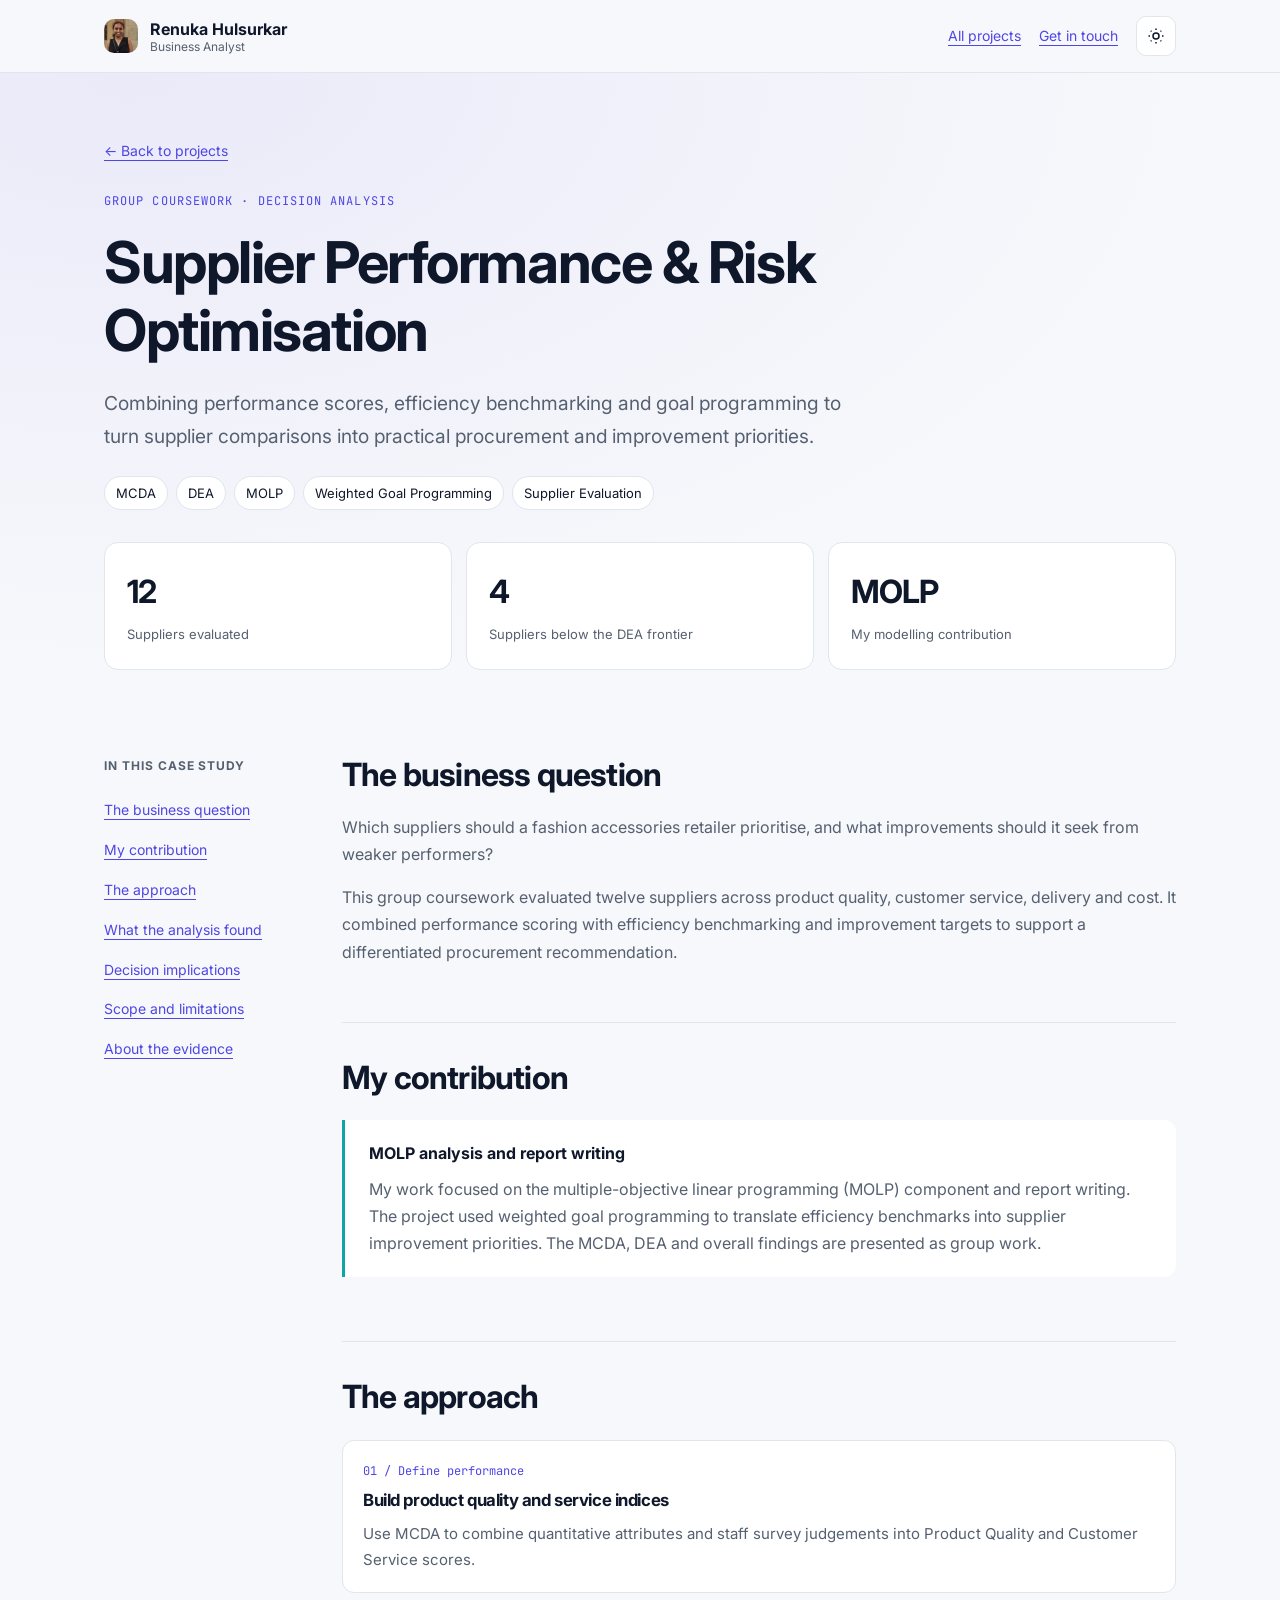
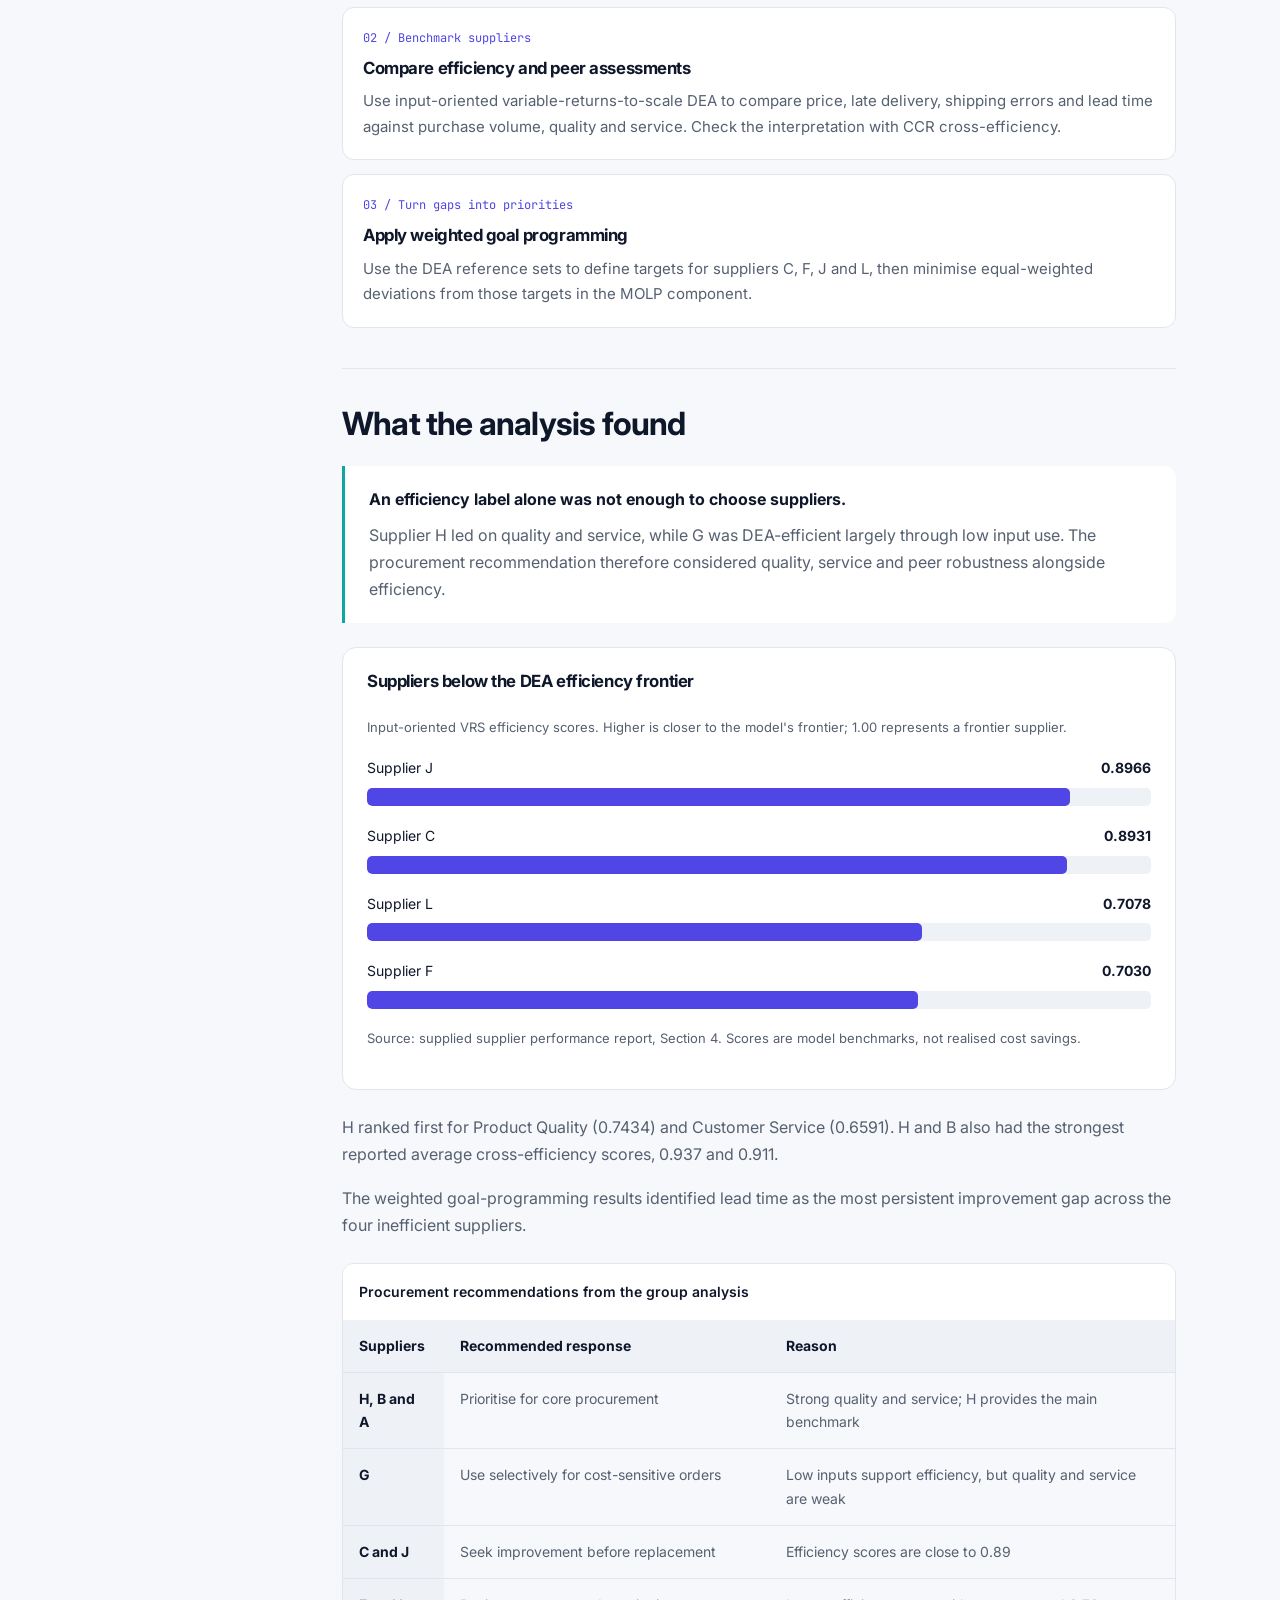
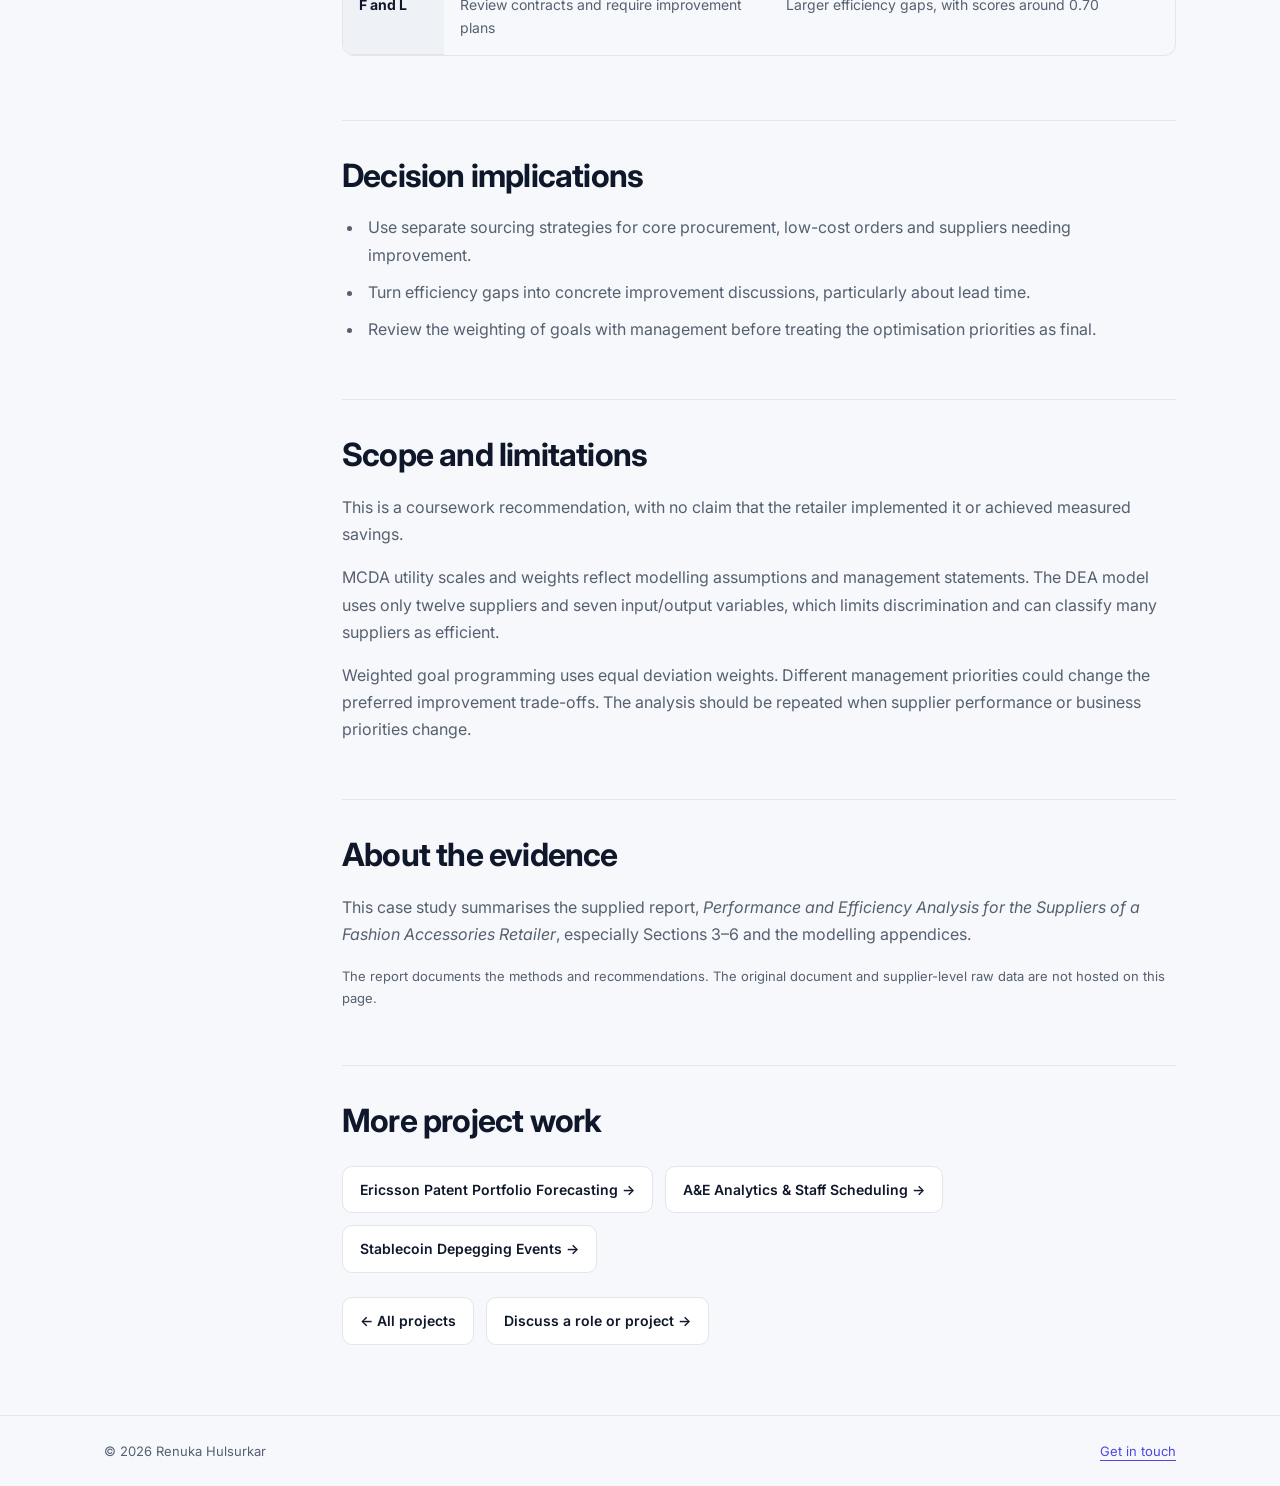
<file: projects/supplier-performance-risk.html>
<!doctype html>
<html lang="en"><head><meta charset="utf-8"><meta name="viewport" content="width=device-width,initial-scale=1"><title>Supplier Performance &amp; Risk Optimisation · Renuka Hulsurkar</title><meta name="description" content="Supplier case study combining MCDA, DEA and MOLP to prioritise procurement and supplier improvements."><link rel="canonical" href="https://renuka-hulsurkar.vercel.app/projects/supplier-performance-risk.html"><link rel="preconnect" href="https://fonts.googleapis.com"><link rel="preconnect" href="https://fonts.gstatic.com" crossorigin><link href="https://fonts.googleapis.com/css2?family=Inter:wght@400;500;600;700;800&family=JetBrains+Mono:wght@400;500&display=swap" rel="stylesheet"><link rel="stylesheet" href="../assets/case-studies.css"><script src="../assets/case-studies.js" defer></script></head><body><a class="skip" href="#main">Skip to main content</a><header class="site-header"><div class="container nav"><a class="brand" href="../"><img src="../assets/profile.jpg" alt="" width="34" height="34"><span>Renuka Hulsurkar<small>Business Analyst</small></span></a><div class="nav-actions"><a href="../#projects">All projects</a><a href="../#contact">Get in touch</a><button class="theme-toggle" id="themeToggle" type="button" aria-label="Toggle colour theme"><svg viewBox="0 0 24 24" fill="none" stroke="currentColor" stroke-width="2" aria-hidden="true"><circle cx="12" cy="12" r="4"/><path d="M12 2v2M12 20v2M2 12h2M20 12h2M5 5l1 1M18 18l1 1M5 19l1-1M18 6l1-1"/></svg></button></div></div></header><main id="main"><div class="hero"><div class="container"><a class="back" href="../#projects">← Back to projects</a><div class="eyebrow">Group coursework · Decision analysis</div><h1>Supplier Performance &amp; Risk Optimisation</h1><p class="lead">Combining performance scores, efficiency benchmarking and goal programming to turn supplier comparisons into practical procurement and improvement priorities.</p><ul class="tags" aria-label="Tools and methods"><li>MCDA</li><li>DEA</li><li>MOLP</li><li>Weighted Goal Programming</li><li>Supplier Evaluation</li></ul><div class="stats"><div class="stat"><strong>12</strong><span>Suppliers evaluated</span></div><div class="stat"><strong>4</strong><span>Suppliers below the DEA frontier</span></div><div class="stat"><strong>MOLP</strong><span>My modelling contribution</span></div></div></div></div><div class="container layout"><aside class="contents"><strong>In this case study</strong><nav aria-label="Case study sections"><a href="#question">The business question</a><a href="#contribution">My contribution</a><a href="#approach">The approach</a><a href="#findings">What the analysis found</a><a href="#decision">Decision implications</a><a href="#limits">Scope and limitations</a><a href="#resources">About the evidence</a></nav></aside><article class="story" aria-label="Supplier Performance &amp; Risk Optimisation case study"><section id="question" aria-labelledby="question-title"><h2 id="question-title">The business question</h2><p>Which suppliers should a fashion accessories retailer prioritise, and what improvements should it seek from weaker performers?</p><p>This group coursework evaluated twelve suppliers across product quality, customer service, delivery and cost. It combined performance scoring with efficiency benchmarking and improvement targets to support a differentiated procurement recommendation.</p></section><section id="contribution" aria-labelledby="contribution-title"><h2 id="contribution-title">My contribution</h2><div class="callout"><strong>MOLP analysis and report writing</strong><p>My work focused on the multiple-objective linear programming (MOLP) component and report writing. The project used weighted goal programming to translate efficiency benchmarks into supplier improvement priorities. The MCDA, DEA and overall findings are presented as group work.</p></div></section><section id="approach" aria-labelledby="approach-title"><h2 id="approach-title">The approach</h2><div class="steps"><div class="step"><span class="number">01 / Define performance</span><h3>Build product quality and service indices</h3><p>Use MCDA to combine quantitative attributes and staff survey judgements into Product Quality and Customer Service scores.</p></div><div class="step"><span class="number">02 / Benchmark suppliers</span><h3>Compare efficiency and peer assessments</h3><p>Use input-oriented variable-returns-to-scale DEA to compare price, late delivery, shipping errors and lead time against purchase volume, quality and service. Check the interpretation with CCR cross-efficiency.</p></div><div class="step"><span class="number">03 / Turn gaps into priorities</span><h3>Apply weighted goal programming</h3><p>Use the DEA reference sets to define targets for suppliers C, F, J and L, then minimise equal-weighted deviations from those targets in the MOLP component.</p></div></div></section><section id="findings" aria-labelledby="findings-title"><h2 id="findings-title">What the analysis found</h2><div class="callout"><strong>An efficiency label alone was not enough to choose suppliers.</strong><p>Supplier H led on quality and service, while G was DEA-efficient largely through low input use. The procurement recommendation therefore considered quality, service and peer robustness alongside efficiency.</p></div><div class="chart" role="group" aria-labelledby="supplier-chart"><h3 id="supplier-chart">Suppliers below the DEA efficiency frontier</h3><p class="small">Input-oriented VRS efficiency scores. Higher is closer to the model's frontier; 1.00 represents a frontier supplier.</p><div class="bar-row"><div class="bar-label"><span>Supplier J</span><strong>0.8966</strong></div><div class="bar-track" aria-hidden="true"><div class="bar-fill" style="width:89.66%"></div></div></div><div class="bar-row"><div class="bar-label"><span>Supplier C</span><strong>0.8931</strong></div><div class="bar-track" aria-hidden="true"><div class="bar-fill" style="width:89.31%"></div></div></div><div class="bar-row"><div class="bar-label"><span>Supplier L</span><strong>0.7078</strong></div><div class="bar-track" aria-hidden="true"><div class="bar-fill" style="width:70.78%"></div></div></div><div class="bar-row"><div class="bar-label"><span>Supplier F</span><strong>0.7030</strong></div><div class="bar-track" aria-hidden="true"><div class="bar-fill" style="width:70.3%"></div></div></div><p class="source">Source: supplied supplier performance report, Section 4. Scores are model benchmarks, not realised cost savings.</p></div><p>H ranked first for Product Quality (0.7434) and Customer Service (0.6591). H and B also had the strongest reported average cross-efficiency scores, 0.937 and 0.911.</p><p>The weighted goal-programming results identified lead time as the most persistent improvement gap across the four inefficient suppliers.</p><div class="table-wrap"><table><caption>Procurement recommendations from the group analysis</caption><thead><tr><th scope="col">Suppliers</th><th scope="col">Recommended response</th><th scope="col">Reason</th></tr></thead><tbody><tr><th scope="row">H, B and A</th><td>Prioritise for core procurement</td><td>Strong quality and service; H provides the main benchmark</td></tr><tr><th scope="row">G</th><td>Use selectively for cost-sensitive orders</td><td>Low inputs support efficiency, but quality and service are weak</td></tr><tr><th scope="row">C and J</th><td>Seek improvement before replacement</td><td>Efficiency scores are close to 0.89</td></tr><tr><th scope="row">F and L</th><td>Review contracts and require improvement plans</td><td>Larger efficiency gaps, with scores around 0.70</td></tr></tbody></table></div></section><section id="decision" aria-labelledby="decision-title"><h2 id="decision-title">Decision implications</h2><ul><li>Use separate sourcing strategies for core procurement, low-cost orders and suppliers needing improvement.</li><li>Turn efficiency gaps into concrete improvement discussions, particularly about lead time.</li><li>Review the weighting of goals with management before treating the optimisation priorities as final.</li></ul></section><section id="limits" aria-labelledby="limits-title"><h2 id="limits-title">Scope and limitations</h2><p>This is a coursework recommendation, with no claim that the retailer implemented it or achieved measured savings.</p><p>MCDA utility scales and weights reflect modelling assumptions and management statements. The DEA model uses only twelve suppliers and seven input/output variables, which limits discrimination and can classify many suppliers as efficient.</p><p>Weighted goal programming uses equal deviation weights. Different management priorities could change the preferred improvement trade-offs. The analysis should be repeated when supplier performance or business priorities change.</p></section><section id="resources" aria-labelledby="resources-title"><h2 id="resources-title">About the evidence</h2><p>This case study summarises the supplied report, <em>Performance and Efficiency Analysis for the Suppliers of a Fashion Accessories Retailer</em>, especially Sections 3–6 and the modelling appendices.</p><p class="small">The report documents the methods and recommendations. The original document and supplier-level raw data are not hosted on this page.</p></section><h2>More project work</h2><nav class="case-nav" aria-label="Other case studies"><a class="button" href="ericsson-patent-forecasting.html">Ericsson Patent Portfolio Forecasting →</a><a class="button" href="ae-analytics-staff-scheduling.html">A&amp;E Analytics &amp; Staff Scheduling →</a><a class="button" href="stablecoin-depegging.html">Stablecoin Depegging Events →</a></nav><div class="actions"><a class="button" href="../#projects">← All projects</a><a class="button" href="../#contact">Discuss a role or project →</a></div></article></div></main><footer class="footer"><div class="container"><span>© 2026 Renuka Hulsurkar</span><a href="../#contact">Get in touch</a></div></footer></body></html>
</file>
<file: assets/case-studies.css>
:root{--bg:#f7f8fb;--surface:#fff;--surface-2:#eef1f6;--text:#0f172a;--muted:#556070;--border:#e1e5ec;--accent:#4f46e5;--accent-2:#0ea5a4;--soft:rgba(79,70,229,.08);font-family:Inter,system-ui,-apple-system,sans-serif;color-scheme:light}
@media(prefers-color-scheme:dark){:root:not([data-theme=light]){--bg:#0b0f19;--surface:#111827;--surface-2:#1a2233;--text:#e8ecf3;--muted:#a5afc0;--border:#293348;--accent:#a49fff;--accent-2:#2dd4bf;--soft:rgba(139,133,255,.12);color-scheme:dark}}
:root[data-theme=dark]{--bg:#0b0f19;--surface:#111827;--surface-2:#1a2233;--text:#e8ecf3;--muted:#a5afc0;--border:#293348;--accent:#a49fff;--accent-2:#2dd4bf;--soft:rgba(139,133,255,.12);color-scheme:dark}
*{box-sizing:border-box}body{margin:0;background:var(--bg);color:var(--text);line-height:1.7}a{color:var(--accent);text-underline-offset:4px}a:hover{color:var(--text)}:focus-visible{outline:3px solid var(--accent);outline-offset:4px}h1,h2,h3{line-height:1.18;letter-spacing:-.025em}h1{font-size:clamp(2.15rem,5vw,3.6rem);max-width:860px;margin:18px 0 22px}h2{font-size:clamp(1.5rem,3vw,2rem);margin:0 0 20px}h3{font-size:1.05rem;margin:0 0 10px}p{margin:0 0 16px}img{display:block;max-width:100%;height:auto}button{font:inherit}.container{max-width:1120px;padding:0 24px;margin:auto}.site-header{position:sticky;top:0;z-index:20;background:var(--bg);border-bottom:1px solid var(--border)}.nav{display:flex;justify-content:space-between;align-items:center;gap:16px;min-height:72px}.brand{display:flex;align-items:center;gap:12px;color:var(--text);text-decoration:none;font-weight:700;line-height:1.25}.brand img{width:34px;height:34px;border-radius:10px;object-fit:cover;object-position:center 20%}.brand small{display:block;font-size:12px;font-weight:400;color:var(--muted)}.nav-actions{display:flex;align-items:center;gap:18px}.nav-actions>a{font-size:14px}.theme-toggle{width:40px;height:40px;display:grid;place-items:center;border:1px solid var(--border);border-radius:10px;background:var(--surface);color:var(--text);cursor:pointer}.theme-toggle svg{width:18px;height:18px}.skip{position:absolute;left:12px;top:-60px;z-index:100;padding:8px 12px;background:var(--surface)}.skip:focus{top:12px}.hero{padding:64px 0 44px;background:radial-gradient(ellipse at 10% 0,var(--soft),transparent 65%)}.back{display:inline-block;font-size:14px;margin-bottom:28px}.eyebrow{color:var(--accent);font-family:"JetBrains Mono",monospace;font-size:12px;text-transform:uppercase;letter-spacing:.09em}.lead{font-size:clamp(1.05rem,2vw,1.2rem);color:var(--muted);max-width:760px}.tags{display:flex;flex-wrap:wrap;gap:8px;padding:0;margin:24px 0;list-style:none}.tags li{font-size:13px;padding:5px 11px;border:1px solid var(--border);border-radius:999px;background:var(--surface)}.actions{display:flex;flex-wrap:wrap;gap:12px;margin-top:24px}.button{display:inline-flex;align-items:center;justify-content:center;gap:8px;padding:11px 17px;min-height:44px;border:1px solid var(--border);border-radius:10px;background:var(--surface);color:var(--text);font-size:14px;font-weight:600;text-decoration:none}.button.primary{background:var(--accent);border-color:var(--accent);color:#101428}.stats{display:grid;grid-template-columns:repeat(3,1fr);gap:14px;margin-top:32px}.stat{border:1px solid var(--border);background:var(--surface);border-radius:14px;padding:22px}.stat strong{font-size:clamp(1.5rem,3vw,2rem);display:block;letter-spacing:-.03em}.stat span{font-size:13px;color:var(--muted)}.layout{display:grid;grid-template-columns:190px minmax(0,1fr);gap:48px;padding-top:42px;padding-bottom:70px}.contents{align-self:start;position:sticky;top:104px}.contents strong{display:block;font-size:12px;text-transform:uppercase;letter-spacing:.08em;color:var(--muted);margin-bottom:14px}.contents a{display:block;padding:8px 0;font-size:14px}.story{min-width:0}.story section{padding:0 0 40px;margin-bottom:36px;border-bottom:1px solid var(--border);scroll-margin-top:100px}.story p,.story li{color:var(--muted)}.story ul,.story ol{padding-left:22px}.story li{padding-left:4px;margin-bottom:10px}.callout{border-left:3px solid var(--accent-2);border-radius:0 12px 12px 0;background:var(--surface);padding:20px 24px;margin:24px 0}.callout strong{display:block;margin-bottom:8px}.callout p:last-child{margin-bottom:0}.steps{display:grid;gap:14px;margin-top:24px}.step{border:1px solid var(--border);border-radius:12px;padding:20px;background:var(--surface)}.step p{margin:0;font-size:15px}.step .number{font-family:"JetBrains Mono",monospace;color:var(--accent);font-size:12px;display:block;margin-bottom:10px}.table-wrap{overflow-x:auto;border:1px solid var(--border);border-radius:12px;margin:24px 0}table{width:100%;border-collapse:collapse;font-size:14px}th,td{text-align:left;padding:14px 16px;border-bottom:1px solid var(--border);vertical-align:top}th{background:var(--surface-2);color:var(--text)}td{color:var(--muted)}tr:last-child td{border-bottom:0}caption{text-align:left;padding:16px;font-weight:600;background:var(--surface)}.small,.source{font-size:13px!important;color:var(--muted)}.chart{border:1px solid var(--border);border-radius:14px;background:var(--surface);padding:24px;margin:24px 0}.chart h3{margin-bottom:24px}.bar-row{margin:18px 0}.bar-label{display:flex;justify-content:space-between;gap:12px;font-size:14px;margin-bottom:8px}.bar-track{background:var(--surface-2);border-radius:5px;overflow:hidden}.bar-fill{height:18px;background:var(--accent);border-radius:5px}.bar-fill.best{background:var(--accent-2)}figure{margin:26px 0}figure img{background:#fff;border-radius:12px;width:100%;border:1px solid var(--border)}figcaption{font-size:13px;color:var(--muted);margin-top:12px}.resources{display:flex;flex-wrap:wrap;gap:12px}.case-nav{display:flex;flex-wrap:wrap;gap:12px;margin-top:26px}.footer{border-top:1px solid var(--border);padding:24px 0;color:var(--muted);font-size:13px}.footer .container{display:flex;justify-content:space-between;gap:14px;flex-wrap:wrap}
@media(max-width:760px){.layout{grid-template-columns:1fr;gap:28px}.contents{position:static;border-bottom:1px solid var(--border);padding-bottom:22px}.contents nav{display:flex;flex-wrap:wrap;gap:4px 18px}.contents a{padding:4px 0}.hero{padding-top:38px}.stats{gap:10px}.stat{padding:16px 12px}.container{padding:0 20px}.chart{padding:18px}.nav-actions{gap:10px}.nav-actions>a{font-size:12px}}@media(max-width:430px){.stats{grid-template-columns:1fr}.stat{display:flex;align-items:center;gap:16px}.stat strong{min-width:105px;font-size:1.4rem;white-space:nowrap;flex-shrink:0}.nav-actions>a{display:none}.brand{font-size:14px}.story section{padding-bottom:24px;margin-bottom:26px}th,td{padding:11px}.hero h1{font-size:2.1rem}}
</file>
